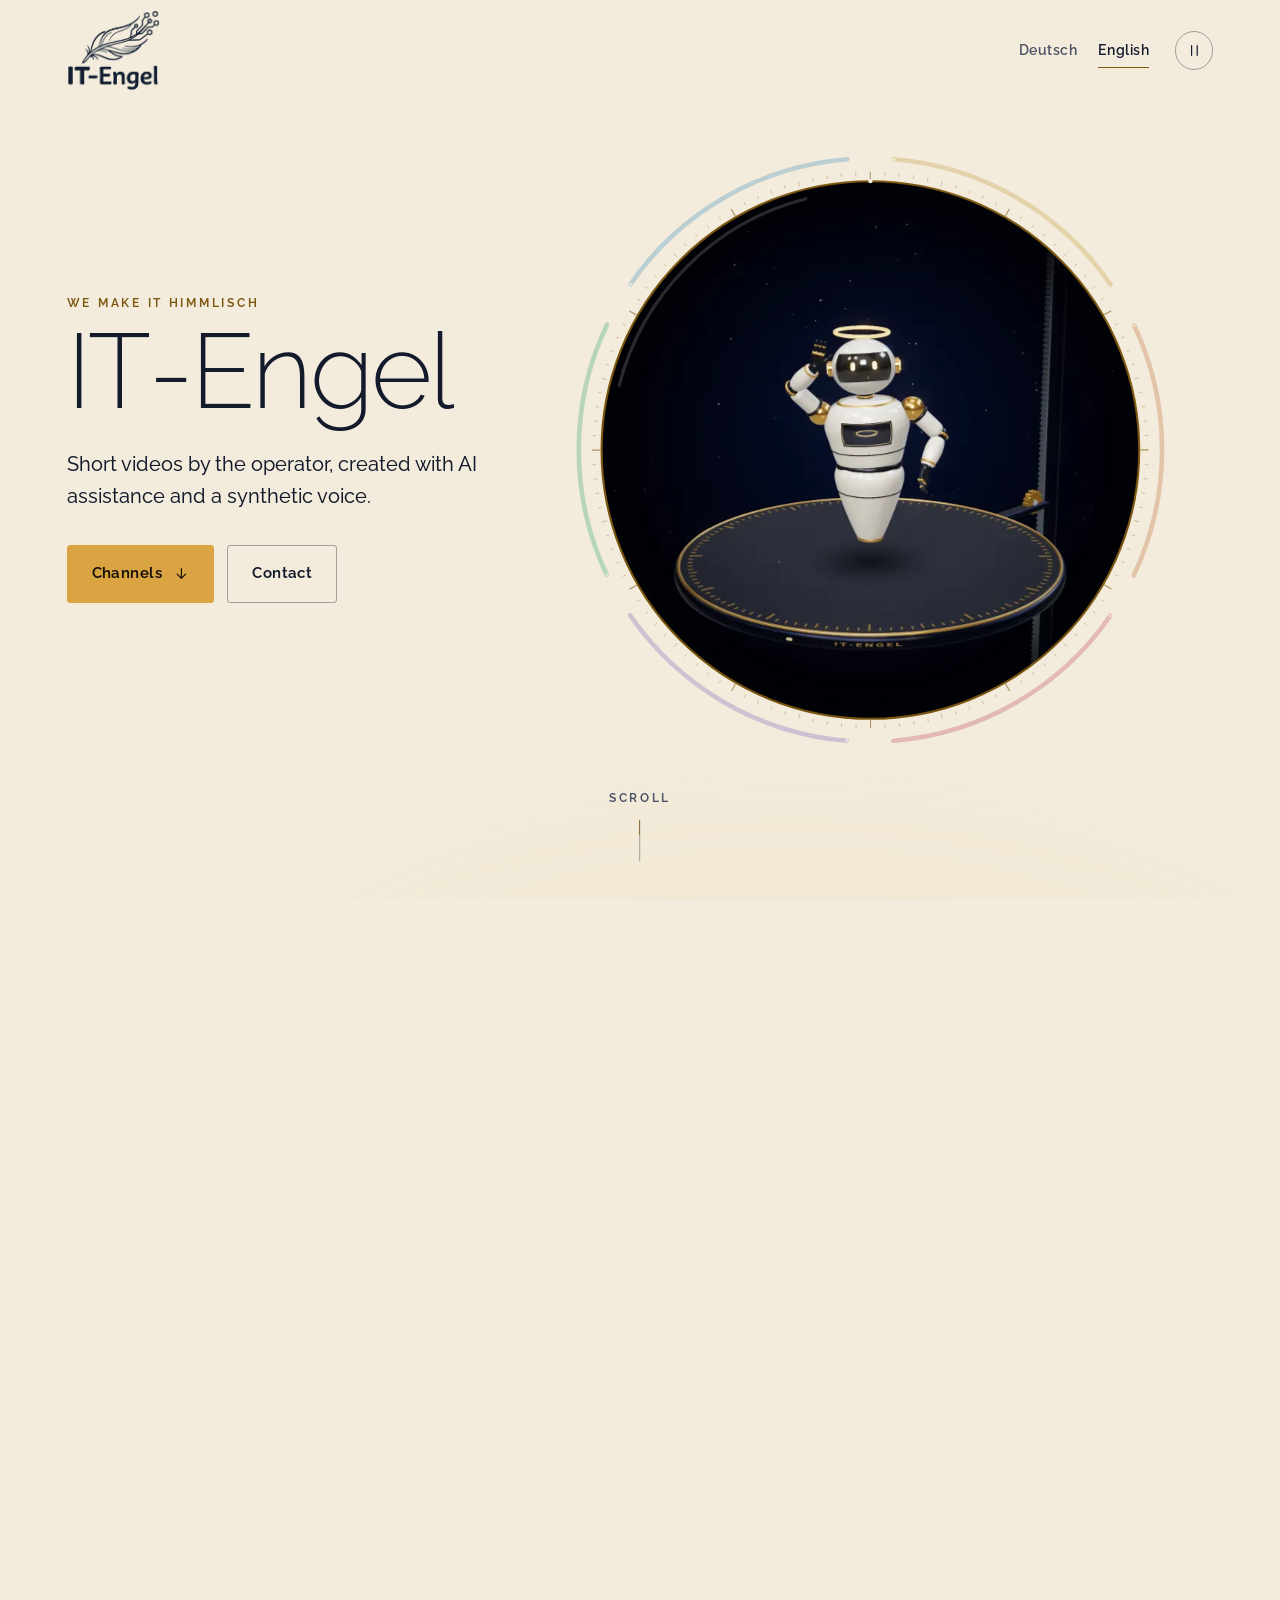
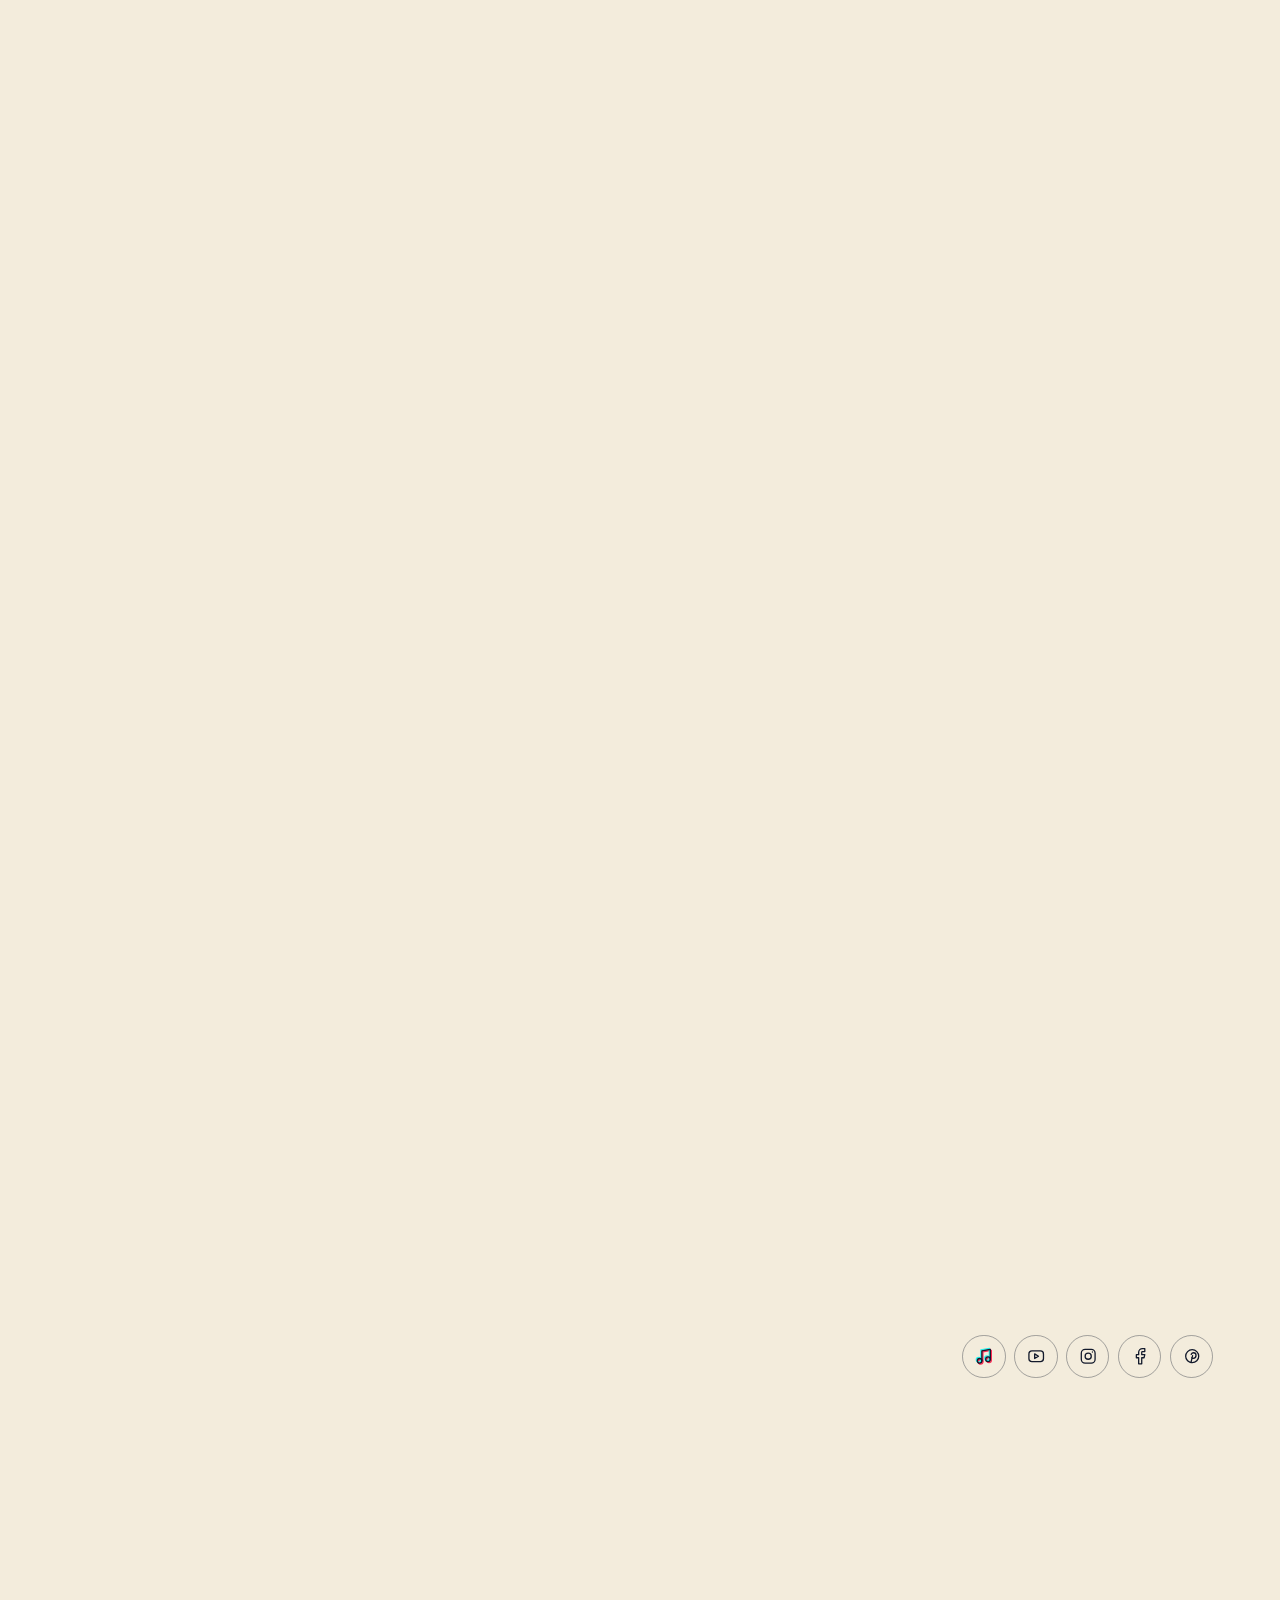
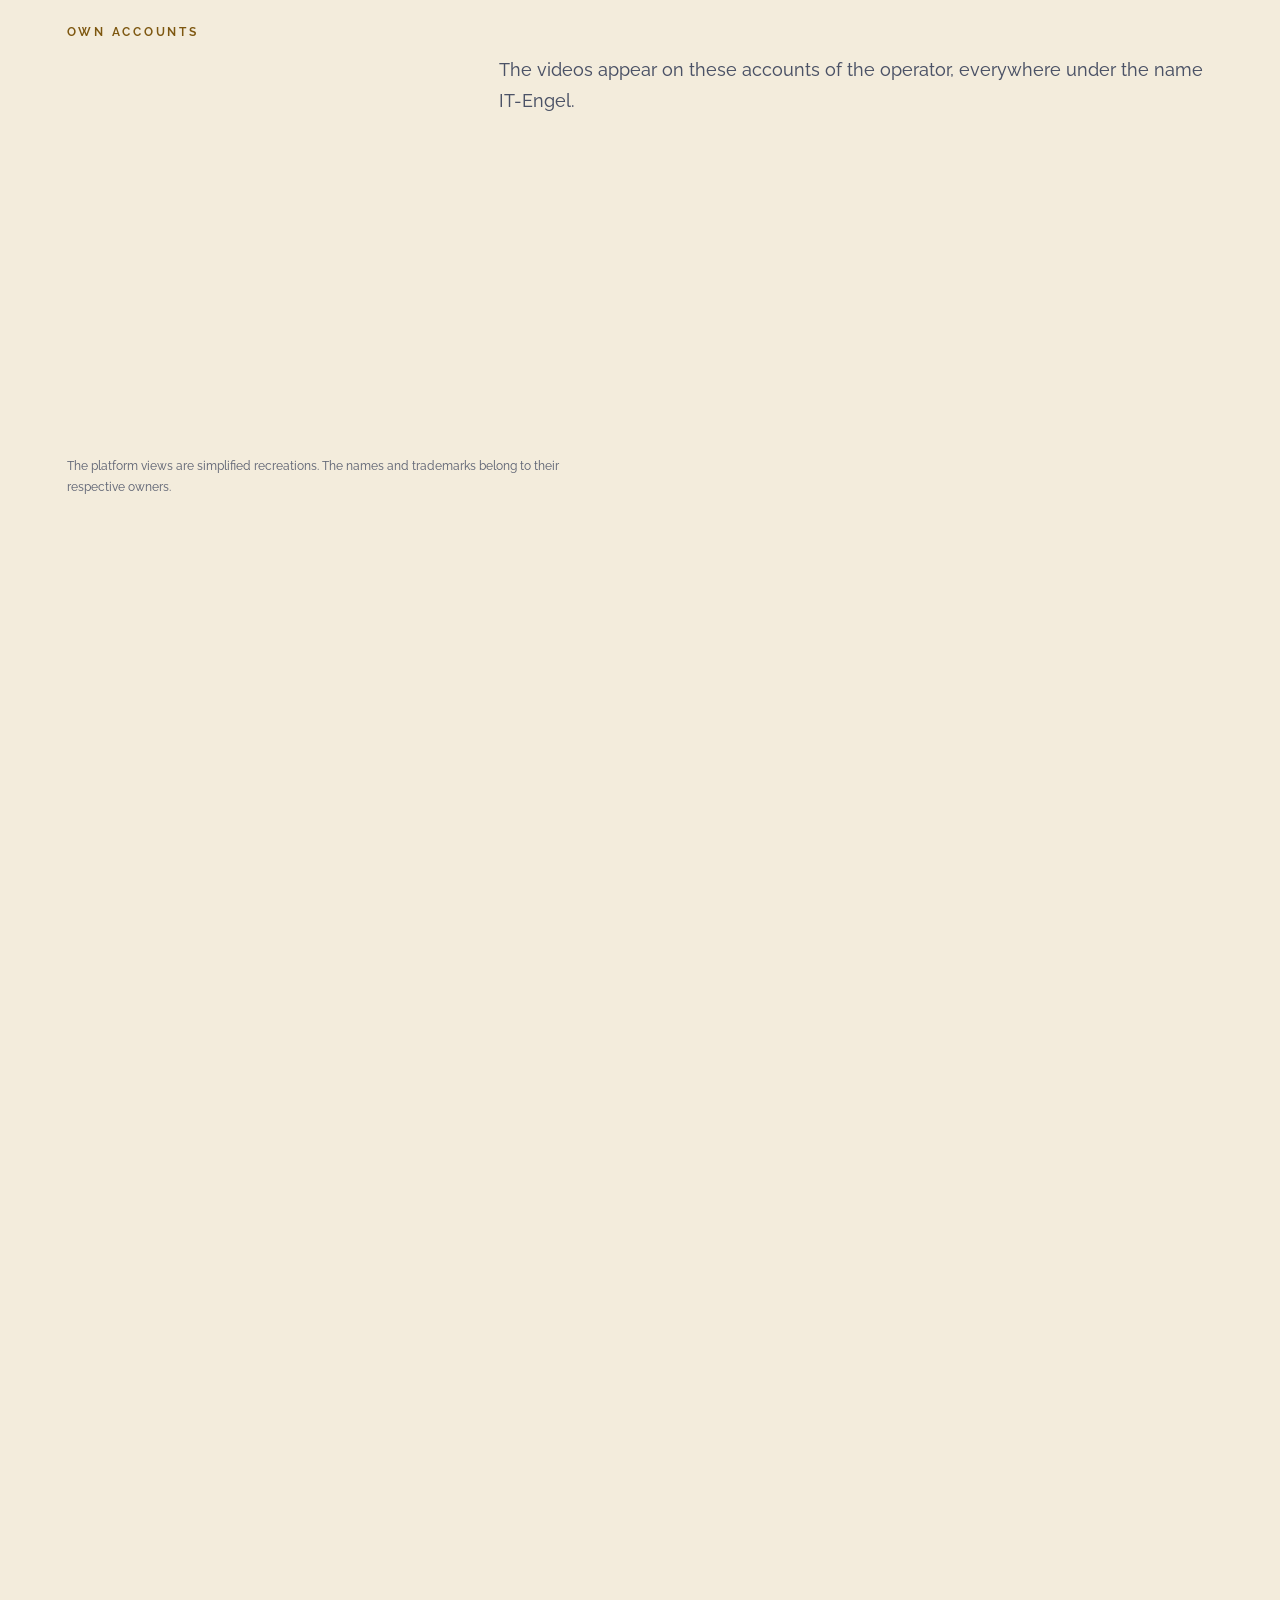
<file: index.html>
<!doctype html>
<html lang="de" data-sprachen="de en">
<head>
<meta charset="utf-8">
<meta name="viewport" content="width=device-width, initial-scale=1">
<meta http-equiv="Content-Security-Policy" content="default-src 'none'; script-src 'self'; style-src 'self'; img-src 'self'; font-src 'self'; connect-src 'self'; base-uri 'none'; form-action 'none'">
<meta name="theme-color" content="#080c17" media="(prefers-color-scheme: dark)">
<meta name="theme-color" content="#f3ecdc" media="(prefers-color-scheme: light)">
<title>IT-Engel</title>
<meta name="description" content="IT-Engel: Kurzvideos des Betreibers, KI-gestützt erstellt und mit synthetischer Sprecherstimme. Kanäle, Kontakt und rechtliche Angaben. / IT-Engel: short videos by the operator, created with AI assistance and a synthetic voice. Channels, contact and legal information.">
<link rel="preload" href="assets/fonts/Raleway-latin.woff2" as="font" type="font/woff2" crossorigin>
<link rel="stylesheet" href="style.css?v=18">
<!-- Film: die Module und das erste Bild gleich mitladen (sonst holt der Browser sie nacheinander) -->
<link rel="modulepreload" href="film3d/haupt.js?v=19">
<link rel="modulepreload" href="film3d/skala.js?v=9">
<link rel="modulepreload" href="film3d/helfer.js">
<link rel="modulepreload" href="film3d/farben.js">
<link rel="modulepreload" href="film3d/fahrplan.js?v=10">
<link rel="modulepreload" href="film3d/folge.js?v=19">
<link rel="modulepreload" href="film3d/folge-daten.js?v=9">
<link rel="preload" href="assets/film/f000.webp" as="fetch" type="image/webp" crossorigin>
<link rel="icon" href="favicon.svg" type="image/svg+xml">
<script src="site.js?v=18"></script>
<script src="film.js?v=19"></script>
<script src="kanaele.js?v=18"></script>
<script src="motion.js?v=10"></script>
</head>
<body>
<div class="bereich" id="bereich">
<a class="skip-link" href="#inhalt"><span lang="de">Zum Inhalt springen</span><span class="trenner"> / </span><span lang="en">Skip to content</span></a>

<svg class="sprite" aria-hidden="true" focusable="false">
  <defs>
    <symbol id="i-musik" viewBox="0 0 24 24"><path d="M9 18V5l11-2v13"/><circle cx="6" cy="18" r="3"/><circle cx="17" cy="16" r="3"/></symbol>
    <symbol id="i-youtube" viewBox="0 0 24 24"><rect x="2.5" y="5" width="19" height="14" rx="4"/><path d="M10 9l5 3-5 3z"/></symbol>
    <symbol id="i-instagram" viewBox="0 0 24 24"><rect x="3" y="3" width="18" height="18" rx="5"/><circle cx="12" cy="12" r="4"/><path d="M17.5 6.5h.01"/></symbol>
    <symbol id="i-facebook" viewBox="0 0 24 24"><path d="M18 2h-3a5 5 0 0 0-5 5v3H7v4h3v8h4v-8h3l1-4h-4V7a1 1 0 0 1 1-1h3z"/></symbol>
    <symbol id="i-pin" viewBox="0 0 24 24"><path d="M12 21s-6.5-5.4-6.5-11a6.5 6.5 0 0 1 13 0c0 5.6-6.5 11-6.5 11z"/><circle cx="12" cy="10" r="2.4"/></symbol>
    <symbol id="i-pfeil" viewBox="0 0 24 24"><path d="M7 17L17 7M8 7h9v9"/></symbol>
    <symbol id="i-runter" viewBox="0 0 24 24"><path d="M12 5v14M6 13l6 6 6-6"/></symbol>
    <symbol id="i-mail" viewBox="0 0 24 24"><rect x="3" y="5" width="18" height="14" rx="3"/><path d="M4 7l8 6 8-6"/></symbol>
    <symbol id="i-datei" viewBox="0 0 24 24"><path d="M6 3h8l4 4v14H6z"/><path d="M14 3v4h4M9 12h6M9 16h6"/></symbol>
    <symbol id="i-pause" viewBox="0 0 24 24"><path d="M8 5v14M16 5v14"/></symbol>
    <symbol id="i-play" viewBox="0 0 24 24"><path d="M8 5l11 7-11 7z"/></symbol>
    <symbol id="i-herz" viewBox="0 0 24 24"><path d="M12 20.3s-7.2-4.4-8.9-9C1.9 8 3.8 4.6 7.3 4.6c2 0 3.6 1.1 4.7 2.7 1.1-1.6 2.7-2.7 4.7-2.7 3.5 0 5.4 3.4 4.2 6.7-1.7 4.6-8.9 9-8.9 9z"/></symbol>
    <symbol id="i-sprechblase" viewBox="0 0 24 24"><path d="M12 4c4.7 0 8.5 3.1 8.5 7s-3.8 7-8.5 7c-1 0-2-.1-2.9-.4L5 19.5l1.2-3.6C4.5 14.6 3.5 12.9 3.5 11c0-3.9 3.8-7 8.5-7z"/></symbol>
    <symbol id="i-lesezeichen" viewBox="0 0 24 24"><path d="M7 3.5h10a1 1 0 0 1 1 1v16l-6-4-6 4v-16a1 1 0 0 1 1-1z"/></symbol>
    <symbol id="i-teilen" viewBox="0 0 24 24"><path d="M13.5 5l7 6.5-7 6.5v-3.6c-4.6 0-7.7 1.5-10 4.6.8-5 3.8-9.2 10-10V5z"/></symbol>
    <symbol id="i-plus" viewBox="0 0 24 24"><path d="M12 5v14M5 12h14"/></symbol>
    <symbol id="i-haus" viewBox="0 0 24 24"><path d="M4 11l8-6.5 8 6.5v8.5h-5.5v-5h-5v5H4z"/></symbol>
    <symbol id="i-suche" viewBox="0 0 24 24"><circle cx="11" cy="11" r="6"/><path d="M15.5 15.5L20 20"/></symbol>
    <symbol id="i-nachricht" viewBox="0 0 24 24"><path d="M4 5.5h16v11H9.5L4 20z"/></symbol>
    <symbol id="i-person" viewBox="0 0 24 24"><circle cx="12" cy="8.5" r="3.6"/><path d="M5 20c.8-3.6 3.6-5.6 7-5.6s6.2 2 7 5.6"/></symbol>
    <symbol id="i-daumen" viewBox="0 0 24 24"><path d="M7.5 10.5v9h-3v-9zM7.5 19.5h9.2a2 2 0 0 0 2-1.6l1.1-5.6a2 2 0 0 0-2-2.4h-4.3l.8-3.6a1.8 1.8 0 0 0-3.2-1.5l-3.6 5.7"/></symbol>
    <symbol id="i-erde" viewBox="0 0 24 24"><circle cx="12" cy="12" r="8"/><path d="M4 12h16M12 4c2.4 2.4 3.4 5 3.4 8s-1 5.6-3.4 8c-2.4-2.4-3.4-5-3.4-8s1-5.6 3.4-8z"/></symbol>
    <symbol id="i-mehr" viewBox="0 0 24 24"><path d="M5.5 12h.01M12 12h.01M18.5 12h.01"/></symbol>
    <symbol id="i-raster" viewBox="0 0 24 24"><rect x="4" y="4" width="16" height="16" rx="2"/><path d="M9.3 4v16M14.7 4v16M4 9.3h16M4 14.7h16"/></symbol>
    <symbol id="i-reels" viewBox="0 0 24 24"><rect x="4" y="4" width="16" height="16" rx="4"/><path d="M4 9h16M9 4l2.5 5M14.5 4L17 9M10.5 12.2v4.6l4-2.3z"/></symbol>
    <symbol id="i-menue" viewBox="0 0 24 24"><path d="M4 7h16M4 12h16M4 17h16"/></symbol>
    <symbol id="i-p" viewBox="0 0 24 24"><circle cx="12" cy="12" r="8.5"/><path d="M10.4 20.3l2.1-9M10.7 9.6c.6-1.3 1.8-2.1 3.1-2.1 1.9 0 3.2 1.4 3.2 3.2 0 2.3-1.6 4.1-3.7 4.1-.9 0-1.6-.3-2-.8"/></symbol>
    <symbol id="i-weiter" viewBox="0 0 24 24"><path d="M6 6l8 6-8 6zM17 6v12"/></symbol>
    <symbol id="i-laut" viewBox="0 0 24 24"><path d="M4 9.5h3.5L12 6v12l-4.5-3.5H4zM15.5 9a4 4 0 0 1 0 6M17.8 6.8a7 7 0 0 1 0 10.4"/></symbol>
    <symbol id="i-zahnrad" viewBox="0 0 24 24"><circle cx="12" cy="12" r="3"/><path d="M12 3.5v2.2M12 18.3v2.2M3.5 12h2.2M18.3 12h2.2M6 6l1.6 1.6M16.4 16.4L18 18M6 18l1.6-1.6M16.4 7.6L18 6"/></symbol>
    <symbol id="i-vollbild" viewBox="0 0 24 24"><path d="M4 9V4h5M15 4h5v5M20 15v5h-5M9 20H4v-5"/></symbol>
  </defs>
</svg>

<header class="site-header">
  <div class="wrap">
    <a class="brand" href="index.html"><picture><source media="(prefers-color-scheme: dark)" srcset="logo-kopf-hell.png"><img class="logo" src="logo-kopf.png" width="772" height="658" alt="IT-Engel"></picture></a>
    <div class="kopf-rechts">
      <nav class="sprachwahl" aria-label="Sprache / Language" data-label-de="Sprache" data-label-en="Language">
        <a href="#de" hreflang="de" lang="de">Deutsch</a>
        <a href="#en" hreflang="en" lang="en">English</a>
      </nav>
      <button type="button" class="pause" aria-pressed="false" aria-label="Animationen pausieren / Pause animations" title="Animationen pausieren / Pause animations" data-label-de="Animationen pausieren" data-label-en="Pause animations" hidden>
        <svg class="icon icon-pause" aria-hidden="true" focusable="false"><use href="#i-pause"/></svg>
        <svg class="icon icon-play" aria-hidden="true" focusable="false"><use href="#i-play"/></svg>
      </button>
    </div>
  </div>
</header>

<main id="inhalt">
  <div class="film" id="film">
    <div class="buehne">
      <div class="himmel" aria-hidden="true"><div class="himmel-sterne"></div><div class="himmel-gluehen"></div></div>
      <div class="film-anker" aria-hidden="true"></div>
      <canvas class="film-3d" aria-hidden="true"></canvas>
      <canvas class="film-leinwand" aria-hidden="true"></canvas>

      <section class="hero" aria-labelledby="hero-titel">
        <div class="wrap wrap--breit hero-inner">
          <div class="hero-text">
            <p class="eyebrow" aria-hidden="true">we make it himmlisch</p>
            <h1 id="hero-titel">IT-Engel</h1>
            <p class="hero-lead" lang="de">Kurzvideos des Betreibers, KI-gestützt erstellt und mit synthetischer Sprecherstimme.</p>
            <p class="hero-lead" lang="en">Short videos by the operator, created with AI assistance and a synthetic voice.</p>
            <p class="hero-cta">
              <a class="knopf-link knopf-primaer" href="#kanaele"><span lang="de">Kanäle</span><span class="trenner"> · </span><span lang="en">Channels</span><svg class="icon" aria-hidden="true" focusable="false"><use href="#i-runter"/></svg></a>
              <a class="knopf-link knopf-sekundaer" href="#kontakt"><span lang="de">Kontakt</span><span class="trenner"> · </span><span lang="en">Contact</span></a>
            </p>
            <p class="film-trotzdem" id="film-trotzdem" hidden>
              <button type="button" class="knopf-leise" id="film-trotzdem-knopf" aria-describedby="film-trotzdem-grund"><svg class="icon" aria-hidden="true" focusable="false"><use href="#i-play"/></svg><span lang="de">Film trotzdem starten</span><span lang="en">Play the film anyway</span></button>
              <span class="film-trotzdem-grund" id="film-trotzdem-grund"><span class="grund-fehler"><span lang="de">Der Film ließ sich auf diesem Gerät nicht starten.</span><span lang="en">The film could not start on this device.</span></span><span class="grund-ruhig"><span lang="de">Auf diesem Gerät ist „Bewegung reduzieren“ eingestellt.</span><span lang="en">This device is set to reduce motion.</span></span></span>
            </p>
          </div>
          <div class="rund rund-hero" aria-hidden="true">
            <div class="rund-fenster">
              <img class="rund-bild" src="assets/img/hero.webp" alt="" width="720" height="720">
            </div>
          </div>
        </div>
      </section>

      <div class="film-kapitel" aria-hidden="true">
        <article class="kap" data-kap="weg">
          <div class="kap-text">
            <p class="kap-nr">06<span class="rest"><span lang="de">Stationen</span><span class="trenner"> · </span><span lang="en">Stations</span></span></p>
            <p class="kap-titel"><span lang="de">Der Weg eines Videos</span><span lang="en">The path of a video</span></p>
            <p lang="de">Schicht für Schicht: von der Idee bis zur Veröffentlichung.</p>
            <p lang="en">Layer by layer: from the idea to publication.</p>
          </div>
        </article>

        <article class="kap" data-kap="thema">
          <div class="kap-text">
            <p class="kap-nr">01<span class="rest">/ 06</span></p>
            <p class="kap-titel"><span lang="de">Thema</span><span lang="en">Topic</span></p>
            <p lang="de">Themen entstehen mit Unterstützung von KI-Modellen.</p>
            <p lang="en">Topics are created with the help of AI models.</p>
            <p class="kap-marke"><span lang="de">KI-gestützt</span><span lang="en">AI-assisted</span></p>
          </div>
        </article>

        <article class="kap" data-kap="skript">
          <div class="kap-text">
            <p class="kap-nr">02<span class="rest">/ 06</span></p>
            <p class="kap-titel"><span lang="de">Skript</span><span lang="en">Script</span></p>
            <p lang="de">Texte und Skripte entstehen ebenfalls mit Unterstützung von KI-Modellen.</p>
            <p lang="en">Texts and scripts are also created with the help of AI models.</p>
            <p class="kap-marke"><span lang="de">KI-gestützt</span><span lang="en">AI-assisted</span></p>
          </div>
        </article>

        <article class="kap" data-kap="stimme">
          <div class="kap-text">
            <p class="kap-nr">03<span class="rest">/ 06</span></p>
            <p class="kap-titel"><span lang="de">Stimme</span><span lang="en">Voice</span></p>
            <p lang="de">Die Sprecherstimme der Videos ist computererzeugt. Es handelt sich nicht um die Aufnahme einer sprechenden Person.</p>
            <p lang="en">The narration in the videos is computer-generated. It is not a recording of a person speaking.</p>
            <p class="kap-marke"><span lang="de">Synthetische Stimme</span><span lang="en">Synthetic voice</span></p>
          </div>
        </article>

        <article class="kap" data-kap="quellen">
          <div class="kap-text">
            <p class="kap-nr">04<span class="rest">/ 06</span></p>
            <p class="kap-titel"><span lang="de">Quellen</span><span lang="en">Sources</span></p>
            <p lang="de">Zu Sachaussagen nennt der Betreiber die Quellen: in der Beschreibung des Beitrags oder auf der Link-Seite zum Kanal.</p>
            <p lang="en">For factual statements the operator names the sources: in the post description or on the channel’s link page.</p>
            <p class="kap-marke"><span lang="de">Quellen genannt</span><span lang="en">Sources named</span></p>
          </div>
        </article>

        <article class="kap" data-kap="freigabe">
          <div class="kap-text">
            <p class="kap-nr">05<span class="rest">/ 06</span></p>
            <p class="kap-titel"><span lang="de">Freigabe</span><span lang="en">Approval</span></p>
            <p lang="de">Der Betreiber prüft jedes Video und gibt es vor der Veröffentlichung frei.</p>
            <p lang="en">The operator reviews every video and approves it before publication.</p>
            <p class="kap-marke"><span lang="de">Vom Betreiber freigegeben</span><span lang="en">Approved by the operator</span></p>
          </div>
        </article>

        <article class="kap" data-kap="kanaele">
          <div class="kap-text">
            <p class="kap-nr">06<span class="rest">/ 06</span></p>
            <p class="kap-titel"><span lang="de">Kanäle</span><span lang="en">Channels</span></p>
            <p lang="de">Veröffentlicht wird auf den eigenen Konten des Betreibers. Beiträge mit Werbung sind gekennzeichnet.</p>
            <p lang="en">Published on the operator’s own accounts. Posts containing advertising are labeled.</p>
            <p class="kap-marke"><span lang="de">Werbung gekennzeichnet</span><span lang="en">Ads labeled</span></p>
          </div>
        </article>

        <article class="kap" data-kap="ziel">
          <div class="kap-text">
            <p class="kap-titel">we make it himmlisch</p>
            <p lang="de">Darunter: die Kanäle, Einzelheiten zur Veröffentlichung und der Kontakt.</p>
            <p lang="en">Below: the channels, details on publishing and the contact.</p>
          </div>
        </article>

      </div>

      <div class="film-start" aria-hidden="true"><span><span lang="de">Scrollen</span><span class="trenner"> · </span><span lang="en">Scroll</span></span><i></i></div>
      <a class="film-skip" href="#kanaele"><span><span lang="de">Film überspringen</span><span class="trenner"> · </span><span lang="en">Skip intro</span></span><svg class="icon" aria-hidden="true" focusable="false"><use href="#i-runter"/></svg></a>
    </div>
  </div>

  <!-- Der Weg eines Videos als Text: sichtbar nur ohne Film (ohne Skript, „Bewegung reduzieren“, Pause, schwaches Gerät);
       läuft der Film, ist der Abschnitt nur für Hilfstechnik da (Textfassung der Filmkapitel) -->
  <section id="weg" class="abschnitt weg-text" aria-labelledby="weg-titel">
    <div class="wrap wrap--breit">
      <header class="abschnitt-kopf">
        <div>
          <p class="eyebrow" aria-hidden="true"><span lang="de">Sechs Stationen</span><span class="trenner"> · </span><span lang="en">Six stations</span></p>
          <h2 id="weg-titel"><span lang="de">Der Weg eines Videos</span><span lang="en">The path of a video</span></h2>
        </div>
        <div>
          <p class="intro" lang="de">So entstehen die Videos: von der Idee bis zur Veröffentlichung.</p>
          <p class="intro" lang="en">How the videos are made: from the idea to publication.</p>
        </div>
      </header>
      <ol class="weg">
        <li class="station">
          <p class="station-nr" aria-hidden="true">01</p>
          <div class="station-kopf">
            <h3><span lang="de">Thema</span><span class="trenner"> · </span><span lang="en">Topic</span></h3>
            <p class="station-marke"><span lang="de">KI-gestützt</span><span class="trenner"> · </span><span lang="en">AI-assisted</span></p>
          </div>
          <div class="station-text">
            <p lang="de">Themen entstehen mit Unterstützung von KI-Modellen.</p>
            <p lang="en">Topics are created with the help of AI models.</p>
          </div>
        </li>
        <li class="station">
          <p class="station-nr" aria-hidden="true">02</p>
          <div class="station-kopf">
            <h3><span lang="de">Skript</span><span class="trenner"> · </span><span lang="en">Script</span></h3>
            <p class="station-marke"><span lang="de">KI-gestützt</span><span class="trenner"> · </span><span lang="en">AI-assisted</span></p>
          </div>
          <div class="station-text">
            <p lang="de">Texte und Skripte entstehen ebenfalls mit Unterstützung von KI-Modellen.</p>
            <p lang="en">Texts and scripts are also created with the help of AI models.</p>
          </div>
        </li>
        <li class="station">
          <p class="station-nr" aria-hidden="true">03</p>
          <div class="station-kopf">
            <h3><span lang="de">Stimme</span><span class="trenner"> · </span><span lang="en">Voice</span></h3>
            <p class="station-marke"><span lang="de">Synthetische Stimme</span><span class="trenner"> · </span><span lang="en">Synthetic voice</span></p>
          </div>
          <div class="station-text">
            <p lang="de">Die Sprecherstimme der Videos ist computererzeugt. Es handelt sich nicht um die Aufnahme einer sprechenden Person.</p>
            <p lang="en">The narration in the videos is computer-generated. It is not a recording of a person speaking.</p>
          </div>
        </li>
        <li class="station">
          <p class="station-nr" aria-hidden="true">04</p>
          <div class="station-kopf">
            <h3><span lang="de">Quellen</span><span class="trenner"> · </span><span lang="en">Sources</span></h3>
            <p class="station-marke"><span lang="de">Quellen genannt</span><span class="trenner"> · </span><span lang="en">Sources named</span></p>
          </div>
          <div class="station-text">
            <p lang="de">Zu Sachaussagen nennt der Betreiber die Quellen: in der Beschreibung des Beitrags oder auf der Link-Seite zum Kanal.</p>
            <p lang="en">For factual statements the operator names the sources: in the post description or on the channel’s link page.</p>
          </div>
        </li>
        <li class="station">
          <p class="station-nr" aria-hidden="true">05</p>
          <div class="station-kopf">
            <h3><span lang="de">Freigabe</span><span class="trenner"> · </span><span lang="en">Approval</span></h3>
            <p class="station-marke"><span lang="de">Vom Betreiber freigegeben</span><span class="trenner"> · </span><span lang="en">Approved by the operator</span></p>
          </div>
          <div class="station-text">
            <p lang="de">Der Betreiber prüft jedes Video und gibt es vor der Veröffentlichung frei.</p>
            <p lang="en">The operator reviews every video and approves it before publication.</p>
          </div>
        </li>
        <li class="station">
          <p class="station-nr" aria-hidden="true">06</p>
          <div class="station-kopf">
            <h3><span lang="de">Kanäle</span><span class="trenner"> · </span><span lang="en">Channels</span></h3>
            <p class="station-marke"><span lang="de">Werbung gekennzeichnet</span><span class="trenner"> · </span><span lang="en">Ads labeled</span></p>
          </div>
          <div class="station-text">
            <p lang="de">Veröffentlicht wird auf den eigenen Konten des Betreibers. Beiträge können Werbung enthalten, zum Beispiel Links zu Produkten, an denen der Betreiber eine Provision verdienen kann (Affiliate-Links). Solche Beiträge werden als Werbung gekennzeichnet.</p>
            <p lang="en">Published on the operator’s own accounts. Posts may contain advertising, for example links to products for which the operator may earn a commission (affiliate links). Such posts are labeled as advertising.</p>
          </div>
        </li>
      </ol>
    </div>
  </section>

  <section id="kanaele" class="abschnitt kanaele-abschnitt" aria-labelledby="kanaele-titel">
    <div class="kanalfilm" id="kanalfilm">
      <div class="kanal-buehne">
        <div class="wrap wrap--breit kanal-kopf">
          <header class="abschnitt-kopf">
            <div>
              <p class="eyebrow" aria-hidden="true"><span lang="de">Eigene Konten</span><span class="trenner"> · </span><span lang="en">Own accounts</span></p>
              <h2 id="kanaele-titel"><span lang="de">Kanäle</span><span lang="en">Channels</span></h2>
            </div>
            <div>
              <p class="intro" lang="de">Die Videos erscheinen auf diesen Konten des Betreibers, überall unter dem Namen <span class="marke">IT-Engel</span>.</p>
              <p class="intro" lang="en">The videos appear on these accounts of the operator, everywhere under the name <span class="marke">IT-Engel</span>.</p>
            </div>
          </header>
        </div>

        <nav class="kanal-wahl" aria-label="Kanäle / Channels" data-label-de="Kanäle" data-label-en="Channels">
          <a href="#kanal-tiktok" class="kw-tiktok"><svg class="icon" aria-hidden="true" focusable="false"><use href="#i-musik"/></svg><span class="nur-sr">TikTok</span></a>
          <a href="#kanal-youtube" class="kw-youtube"><svg class="icon" aria-hidden="true" focusable="false"><use href="#i-youtube"/></svg><span class="nur-sr">YouTube</span></a>
          <a href="#kanal-instagram" class="kw-instagram"><svg class="icon" aria-hidden="true" focusable="false"><use href="#i-instagram"/></svg><span class="nur-sr">Instagram</span></a>
          <a href="#kanal-facebook" class="kw-facebook"><svg class="icon" aria-hidden="true" focusable="false"><use href="#i-facebook"/></svg><span class="nur-sr">Facebook</span></a>
          <a href="#kanal-pinterest" class="kw-pinterest"><svg class="icon" aria-hidden="true" focusable="false"><use href="#i-p"/></svg><span class="nur-sr">Pinterest</span></a>
        </nav>

        <ul class="kanaele">
          <!-- TikTok: dunkler Feed im Hochformat, Aktionsleiste rechts, Cyan und Rot -->
          <li class="kanal-eintrag k-tiktok" id="kanal-tiktok" data-kanal="tiktok">
            <a class="kanal" href="https://www.tiktok.com/@itengel">
              <svg class="icon" aria-hidden="true" focusable="false"><use href="#i-musik"/></svg>
              <span class="kanal-text"><strong>TikTok</strong><span class="kanal-name">@itengel</span><span class="kanal-zeile"><span lang="de">Kurzvideos, vom Betreiber selbst hochgeladen.</span><span class="trenner"> / </span><span lang="en">Short videos, uploaded by the operator personally.</span></span></span>
              <span class="kanal-los"><span lang="de">Zum Kanal</span><span lang="en">Open channel</span><svg class="icon" aria-hidden="true" focusable="false"><use href="#i-pfeil"/></svg></span>
              <svg class="icon pfeil" aria-hidden="true" focusable="false"><use href="#i-pfeil"/></svg>
            </a>
            <div class="kanal-szene" aria-hidden="true">
              <div class="szene-grund"></div>
              <div class="geraet">
                <div class="geraet-schirm tt">
                  <div class="tt-feed">
                    <div class="tt-video motiv motiv-feder"><i class="staub"></i></div>
                    <div class="tt-video motiv motiv-halo"><i class="staub"></i></div>
                  </div>
                  <div class="tt-kopf"><span><span lang="de">Folge ich</span><span lang="en">Following</span></span><b><span lang="de">Für dich</span><span lang="en">For You</span></b><svg class="tt-suche"><use href="#i-suche"/></svg></div>
                  <div class="tt-leiste">
                    <span class="tt-profil avatar"><img src="assets/img/feder-hell.png" alt="" width="360" height="248"><i class="tt-plus"></i></span>
                    <span class="tt-knopf tt-like"><svg><use href="#i-herz"/></svg></span>
                    <span class="tt-knopf"><svg><use href="#i-sprechblase"/></svg></span>
                    <span class="tt-knopf"><svg><use href="#i-lesezeichen"/></svg></span>
                    <span class="tt-knopf"><svg><use href="#i-teilen"/></svg></span>
                    <span class="tt-platte avatar"><img src="assets/img/feder-hell.png" alt="" width="360" height="248"></span>
                  </div>
                  <div class="tt-herzen"><i class="tt-herzchen"></i><i class="tt-herzchen"></i><i class="tt-herzchen"></i><i class="tt-herzchen"></i><i class="tt-herzchen"></i></div>
                  <div class="tt-text"><b>@itengel</b><span>we make it himmlisch</span></div>
                  <div class="tt-nav"><svg><use href="#i-haus"/></svg><svg><use href="#i-person"/></svg><span class="tt-neu"></span><svg><use href="#i-nachricht"/></svg><svg><use href="#i-person"/></svg></div>
                </div>
                <i class="geraet-insel"></i>
              </div>
            </div>
          </li>

          <!-- YouTube: Wiedergabeseite im Hochformat, dann dreht sich das Gerät ins Vollbild (Querformat) -->
          <li class="kanal-eintrag k-youtube" id="kanal-youtube" data-kanal="youtube">
            <a class="kanal" href="https://www.youtube.com/@itengel_do">
              <svg class="icon" aria-hidden="true" focusable="false"><use href="#i-youtube"/></svg>
              <span class="kanal-text"><strong>YouTube</strong><span class="kanal-name">@itengel_do</span><span class="kanal-zeile"><span lang="de">Kurzvideos im Hochformat (Shorts).</span><span class="trenner"> / </span><span lang="en">Vertical short videos (Shorts).</span></span></span>
              <span class="kanal-los"><span lang="de">Zum Kanal</span><span lang="en">Open channel</span><svg class="icon" aria-hidden="true" focusable="false"><use href="#i-pfeil"/></svg></span>
              <svg class="icon pfeil" aria-hidden="true" focusable="false"><use href="#i-pfeil"/></svg>
            </a>
            <div class="kanal-szene" aria-hidden="true">
              <div class="szene-grund"></div>
              <div class="geraet yt-geraet">
                <div class="geraet-schirm yt">
                  <div class="yt-hoch">
                    <div class="yt-film motiv motiv-halo"><i class="staub"></i></div>
                    <i class="yt-balken"><i></i><b></b></i>
                    <div class="yt-info">
                      <p class="yt-titel">we make it himmlisch</p>
                      <div class="yt-kanalzeile"><span class="avatar"><img src="assets/img/feder-hell.png" alt="" width="360" height="248"></span><b>IT-Engel</b><span class="yt-abo"><span lang="de">Abonnieren</span><span lang="en">Subscribe</span></span></div>
                      <div class="yt-chips"><span><svg><use href="#i-daumen"/></svg></span><span><svg><use href="#i-teilen"/></svg></span><span><svg><use href="#i-lesezeichen"/></svg></span><span><svg><use href="#i-mehr"/></svg></span></div>
                      <p class="yt-regal">Shorts</p>
                      <div class="yt-shorts"><i class="motiv motiv-gold"></i><i class="motiv motiv-boegen"></i><i class="motiv motiv-feder"></i></div>
                    </div>
                  </div>
                  <div class="yt-quer">
                    <div class="yt-film motiv motiv-halo"><i class="staub"></i></div>
                    <div class="yt-oben"><span class="avatar"><img src="assets/img/feder-hell.png" alt="" width="360" height="248"></span><b>we make it himmlisch</b><svg><use href="#i-zahnrad"/></svg></div>
                    <div class="yt-unten">
                      <i class="yt-balken"><i></i><b></b></i>
                      <div class="yt-knoepfe"><svg class="yt-pause"><use href="#i-pause"/></svg><svg><use href="#i-weiter"/></svg><svg><use href="#i-laut"/></svg><span class="yt-abo"><span lang="de">Abonnieren</span><span lang="en">Subscribe</span></span><svg><use href="#i-vollbild"/></svg></div>
                    </div>
                  </div>
                </div>
                <i class="geraet-insel"></i>
              </div>
            </div>
          </li>

          <!-- Instagram: helles Profil mit Ring in den Instagram-Farben und Raster -->
          <li class="kanal-eintrag k-instagram" id="kanal-instagram" data-kanal="instagram">
            <a class="kanal" href="https://www.instagram.com/itengel_do/">
              <svg class="icon" aria-hidden="true" focusable="false"><use href="#i-instagram"/></svg>
              <span class="kanal-text"><strong>Instagram</strong><span class="kanal-name">@itengel_do</span><span class="kanal-zeile"><span lang="de">Kurzvideos als Reels.</span><span class="trenner"> / </span><span lang="en">Short videos as Reels.</span></span></span>
              <span class="kanal-los"><span lang="de">Zum Kanal</span><span lang="en">Open channel</span><svg class="icon" aria-hidden="true" focusable="false"><use href="#i-pfeil"/></svg></span>
              <svg class="icon pfeil" aria-hidden="true" focusable="false"><use href="#i-pfeil"/></svg>
            </a>
            <div class="kanal-szene" aria-hidden="true">
              <div class="szene-grund"><i class="ig-schweben s1"><svg><use href="#i-herz"/></svg></i><i class="ig-schweben s2"><svg><use href="#i-sprechblase"/></svg></i><i class="ig-schweben s3"><svg><use href="#i-herz"/></svg></i></div>
              <div class="geraet ig-geraet">
                <div class="geraet-schirm ig">
                  <div class="ig-kopf"><b>IT-Engel</b><span><svg><use href="#i-plus"/></svg><svg><use href="#i-menue"/></svg></span></div>
                  <div class="ig-profil">
                    <span class="ig-ring"><span class="avatar"><img src="assets/img/feder-hell.png" alt="" width="360" height="248"></span></span>
                    <div class="ig-name"><b>IT-Engel</b><span>we make it himmlisch</span></div>
                  </div>
                  <div class="ig-knoepfe"><span class="ig-folgen"><span lang="de">Folgen</span><span lang="en">Follow</span></span><span><span lang="de">Nachricht</span><span lang="en">Message</span></span></div>
                  <div class="ig-highlights"><i class="motiv motiv-feder"></i><i class="motiv motiv-halo"></i><i class="motiv motiv-gold"></i><i class="motiv motiv-boegen"></i></div>
                  <div class="ig-tabs"><svg><use href="#i-raster"/></svg><svg><use href="#i-reels"/></svg><svg><use href="#i-person"/></svg></div>
                  <div class="ig-raster"><i class="motiv motiv-halo"></i><i class="motiv motiv-gold"></i><i class="motiv motiv-feder"></i><i class="motiv motiv-boegen"></i><i class="motiv motiv-staub"></i><i class="motiv motiv-halo"></i><i class="motiv motiv-feder"></i><i class="motiv motiv-staub"></i><i class="motiv motiv-gold"></i></div>
                  <span class="ig-herz"><svg><use href="#i-herz"/></svg></span>
                  <div class="ig-nav"><svg><use href="#i-haus"/></svg><svg><use href="#i-suche"/></svg><svg><use href="#i-plus"/></svg><svg><use href="#i-reels"/></svg><span class="avatar"><img src="assets/img/feder-hell.png" alt="" width="360" height="248"></span></div>
                </div>
                <i class="geraet-insel"></i>
              </div>
            </div>
          </li>

          <!-- Facebook: heller Feed, Beitrag mit „Gefällt mir“ -->
          <li class="kanal-eintrag k-facebook" id="kanal-facebook" data-kanal="facebook">
            <a class="kanal" href="https://www.facebook.com/profile.php?id=2437434496268131">
              <svg class="icon" aria-hidden="true" focusable="false"><use href="#i-facebook"/></svg>
              <span class="kanal-text"><strong>Facebook</strong><span class="kanal-name">IT-Engel</span><span class="kanal-zeile"><span lang="de">Kurzvideos als Reels auf der Seite.</span><span class="trenner"> / </span><span lang="en">Short videos as Reels on the page.</span></span></span>
              <span class="kanal-los"><span lang="de">Zum Kanal</span><span lang="en">Open channel</span><svg class="icon" aria-hidden="true" focusable="false"><use href="#i-pfeil"/></svg></span>
              <svg class="icon pfeil" aria-hidden="true" focusable="false"><use href="#i-pfeil"/></svg>
            </a>
            <div class="kanal-szene" aria-hidden="true">
              <div class="szene-grund"><i class="fb-schweben s1"><svg><use href="#i-daumen"/></svg></i><i class="fb-schweben s2"><svg><use href="#i-herz"/></svg></i><i class="fb-schweben s3"><svg><use href="#i-daumen"/></svg></i></div>
              <div class="geraet">
                <div class="geraet-schirm fb">
                  <div class="fb-kopf"><span class="fb-logo"><svg><use href="#i-facebook"/></svg></span><span class="fb-rund"><svg><use href="#i-suche"/></svg></span><span class="fb-rund"><svg><use href="#i-nachricht"/></svg></span></div>
                  <div class="fb-feed">
                    <div class="fb-karte fb-schreiben"><span class="avatar"><img src="assets/img/feder-hell.png" alt="" width="360" height="248"></span><span class="fb-feld"><span lang="de">Was machst du gerade?</span><span lang="en">What’s on your mind?</span></span></div>
                    <div class="fb-karte fb-beitrag">
                      <div class="fb-autor"><span class="avatar"><img src="assets/img/feder-hell.png" alt="" width="360" height="248"></span><span><b>IT-Engel</b><small><svg><use href="#i-erde"/></svg></small></span><svg class="fb-mehr"><use href="#i-mehr"/></svg></div>
                      <p>we make it himmlisch</p>
                      <div class="fb-bild motiv motiv-feder"><i class="staub"></i></div>
                      <div class="fb-aktionen"><span class="fb-like"><svg><use href="#i-daumen"/></svg><span lang="de">Gefällt mir</span><span lang="en">Like</span></span><span><svg><use href="#i-sprechblase"/></svg><span lang="de">Kommentieren</span><span lang="en">Comment</span></span><span><svg><use href="#i-teilen"/></svg><span lang="de">Teilen</span><span lang="en">Share</span></span></div>
                      <i class="fb-blase"><svg><use href="#i-daumen"/></svg></i>
                    </div>
                    <div class="fb-karte fb-beitrag fb-zweiter">
                      <div class="fb-autor"><span class="avatar"><img src="assets/img/feder-hell.png" alt="" width="360" height="248"></span><span><b>IT-Engel</b><small><svg><use href="#i-erde"/></svg></small></span><svg class="fb-mehr"><use href="#i-mehr"/></svg></div>
                      <div class="fb-bild motiv motiv-halo"></div>
                    </div>
                  </div>
                </div>
                <i class="geraet-insel"></i>
              </div>
            </div>
          </li>

          <!-- Pinterest: helle Pinnwand mit versetzten Spalten, roter Knopf „Merken“ -->
          <li class="kanal-eintrag k-pinterest" id="kanal-pinterest" data-kanal="pinterest">
            <a class="kanal" href="https://www.pinterest.com/itengel_official/">
              <svg class="icon" aria-hidden="true" focusable="false"><use href="#i-p"/></svg>
              <span class="kanal-text"><strong>Pinterest</strong><span class="kanal-name">itengel_official</span><span class="kanal-zeile"><span lang="de">Kurzvideos als Video-Pins.</span><span class="trenner"> / </span><span lang="en">Short videos as video pins.</span></span></span>
              <span class="kanal-los"><span lang="de">Zum Kanal</span><span lang="en">Open channel</span><svg class="icon" aria-hidden="true" focusable="false"><use href="#i-pfeil"/></svg></span>
              <svg class="icon pfeil" aria-hidden="true" focusable="false"><use href="#i-pfeil"/></svg>
            </a>
            <div class="kanal-szene" aria-hidden="true">
              <div class="szene-grund"><div class="pin-wand"><i></i><i></i><i></i><i></i><i></i><i></i><i></i><i></i></div></div>
              <div class="pin-frei"><i class="motiv motiv-gold f1"></i><i class="motiv motiv-halo f2"></i><i class="motiv motiv-boegen f3"></i></div>
              <div class="geraet">
                <div class="geraet-schirm pin">
                  <div class="pin-suche"><svg><use href="#i-suche"/></svg><span lang="de">Suchen</span><span lang="en">Search</span></div>
                  <div class="pin-profil"><span class="avatar"><img src="assets/img/feder-hell.png" alt="" width="360" height="248"></span><span><b>IT-Engel</b><small>@itengel_official</small></span></div>
                  <div class="pin-raster">
                    <div class="pin-spalte"><i class="pin-kachel motiv motiv-feder h-a"><span class="pin-merken"><span class="pm-1"><span lang="de">Merken</span><span lang="en">Save</span></span><span class="pm-2"><span lang="de">Gemerkt</span><span lang="en">Saved</span></span></span></i><i class="pin-kachel motiv motiv-boegen h-b"></i><i class="pin-kachel motiv motiv-gold h-c"></i><i class="pin-kachel motiv motiv-staub h-a"></i></div>
                    <div class="pin-spalte"><i class="pin-kachel motiv motiv-halo h-c"></i><i class="pin-kachel motiv motiv-gold h-a"></i><i class="pin-kachel motiv motiv-feder h-b"></i><i class="pin-kachel motiv motiv-halo h-a"></i></div>
                  </div>
                  <div class="pin-nav"><svg><use href="#i-haus"/></svg><svg><use href="#i-suche"/></svg><svg><use href="#i-plus"/></svg><svg><use href="#i-nachricht"/></svg><span class="avatar"><img src="assets/img/feder-hell.png" alt="" width="360" height="248"></span></div>
                </div>
                <i class="geraet-insel"></i>
              </div>
            </div>
          </li>
        </ul>

        <p class="kanal-hinweis"><span lang="de">Die Plattform-Ansichten sind vereinfachte Nachbildungen. Die Namen und Marken gehören ihren Inhabern.</span><span class="trenner"> / </span><span lang="en">The platform views are simplified recreations. The names and trademarks belong to their respective owners.</span></p>
      </div>
    </div>
  </section>

  <section id="de" class="sprachblock" lang="de" aria-labelledby="de-worum">
    <div class="wrap wrap--breit">
      <p class="sprachkopf"><strong>Deutsch</strong> · <a href="#en" hreflang="en" lang="en">English version</a></p>

      <h2 id="de-worum" class="titel">Worum es geht</h2>
      <p class="intro" data-reveal><span class="marke">IT-Engel</span> ist der Name der Kanäle des Betreibers dieser Website. Hier steht, wie die Videos entstehen, auf welchen Konten sie erscheinen und wie der Betreiber erreichbar ist. Angaben zum Betreiber stehen im <a href="impressum.html">Impressum</a>.</p>

      <h2 class="titel">Veröffentlichung</h2>
      <div class="panel" data-reveal>
        <p>Auf YouTube, Instagram, Facebook und Pinterest veröffentlicht der Betreiber mit einem eigenen Werkzeug. Es arbeitet ausschließlich mit den eigenen Konten des Betreibers und wird nicht für andere Personen angeboten: Es gibt keine Registrierung und keine Konten für Dritte. Der Betreiber bedient das Werkzeug über einen Telegram-Bot und gibt jede Veröffentlichung vorher frei.</p>
        <p>Das Werkzeug greift nur dann auf ein Konto zu, wenn der Betreiber es bei der jeweiligen Plattform autorisiert hat. Welche Verbindungen aktiv sind, hängt davon ab, ob die Plattform die Anwendung freigegeben hat. Einzelheiten stehen in den <a href="terms.html">Nutzungsbedingungen</a> und in der <a href="privacy.html">Datenschutzerklärung der Anwendung</a>.</p>
        <p>Auf TikTok lädt der Betreiber die Videos selbst hoch. Dort ist das Werkzeug nicht verbunden.</p>
      </div>

      <h2 class="titel">Daten in Kürze</h2>
      <ul class="fakten" data-reveal>
        <li>Das Werkzeug verarbeitet nur Konto-Kennungen, Zugriffs-Token, Inhalte (Videos, Titel, Beschreibungen) und Kennzahlen der eigenen Konten des Betreibers.</li>
        <li>Die Daten werden nicht verkauft und nicht zu Werbezwecken weitergegeben.</li>
        <li>Die Speicherung erfolgt lokal beim Betreiber oder auf einem vom Betreiber selbst verwalteten Server. Auf Anfrage werden Daten gelöscht.</li>
        <li>Diese Website setzt keine Cookies, verwendet kein Tracking und lädt keine Schriften oder Skripte von fremden Servern.</li>
      </ul>
    </div>
  </section>

  <section id="en" class="sprachblock" lang="en" aria-labelledby="en-about">
    <div class="wrap wrap--breit">
      <p class="sprachkopf"><strong>English version</strong> · <a href="#de" hreflang="de" lang="de">Deutsche Fassung</a></p>

      <h2 id="en-about" class="titel">What this is about</h2>
      <p class="intro" data-reveal><span class="marke">IT-Engel</span> is the name of the channels of the operator of this website. This site explains how the videos are made, on which accounts they appear and how the operator can be reached. Information about the operator is in the <a href="impressum.html">Impressum</a> (legal notice).</p>

      <h2 class="titel">Publishing</h2>
      <div class="panel" data-reveal>
        <p>On YouTube, Instagram, Facebook and Pinterest the operator publishes with a tool of their own. It works only with the operator’s own accounts and is not offered to other people: there is no registration and there are no accounts for third parties. The operator controls the tool through a Telegram bot and approves every publication beforehand.</p>
        <p>The tool accesses an account only if the operator has authorized it on the respective platform. Which connections are active depends on whether the platform has approved the application. Details are in the <a href="terms.html">Terms of Service</a> and the <a href="privacy.html">Privacy Policy</a>.</p>
        <p>On TikTok the operator uploads the videos personally. The tool is not connected there.</p>
      </div>

      <h2 class="titel">Data in brief</h2>
      <ul class="fakten" data-reveal>
        <li>The tool processes only account identifiers, access tokens, content (videos, titles, descriptions) and metrics of the operator’s own accounts.</li>
        <li>Data is not sold and not passed on for advertising purposes.</li>
        <li>Data is stored locally with the operator or on a server the operator manages. It is deleted on request.</li>
        <li>This website sets no cookies, uses no tracking and loads no fonts or scripts from other servers.</li>
      </ul>
    </div>
  </section>

  <section id="kontakt" class="abschnitt" aria-labelledby="kontakt-titel">
    <div class="wrap wrap--breit">
      <header class="abschnitt-kopf">
        <div>
          <h2 id="kontakt-titel"><span lang="de">Kontakt</span><span lang="en">Contact</span></h2>
        </div>
      </header>
      <div class="kontakt-grid">
        <div data-reveal>
          <h3><span lang="de">E-Mail</span><span class="trenner"> · </span><span lang="en">Email</span></h3>
          <p><mark class="platzhalter">[PLATZHALTER: Kontakt-E-Mail-Adresse]</mark></p>
          <p class="klein"><span lang="de">Angaben zum Betreiber stehen im <a href="impressum.html">Impressum</a>.</span> <span lang="en">Information about the operator is in the <a href="impressum.html">Impressum</a> (legal notice).</span></p>
        </div>
        <div data-reveal>
          <h3><span lang="de">Rechtliches</span><span class="trenner"> · </span><span lang="en">Legal</span></h3>
          <ul class="chips">
            <li><a href="terms.html"><span lang="en">Terms of Service</span><span class="trenner"> · </span><span lang="de">Nutzungsbedingungen</span></a></li>
            <li><a href="privacy.html"><span lang="en">Privacy Policy</span><span class="trenner"> · </span><span lang="de">Datenschutz (Anwendung)</span></a></li>
            <li><a href="impressum.html"><span lang="de">Impressum</span><span class="trenner"> · </span><span lang="en">Legal notice</span></a></li>
            <li><a href="datenschutz.html" hreflang="de"><span lang="de">Datenschutzerklärung (Website)</span><span class="trenner"> / </span><span lang="en">Website privacy notice (German)</span></a></li>
          </ul>
        </div>
      </div>
    </div>
  </section>
</main>

<footer class="site-footer">
  <div class="wrap">
    <nav aria-label="Rechtliches / Legal" data-label-de="Rechtliches" data-label-en="Legal">
      <ul>
        <li><a href="terms.html"><span lang="en">Terms of Service</span><span class="trenner"> / </span><span lang="de">Nutzungsbedingungen</span></a></li>
        <li><a href="privacy.html"><span lang="en">Privacy Policy</span><span class="trenner"> / </span><span lang="de">Datenschutz (Anwendung)</span></a></li>
        <li><a href="impressum.html"><span lang="de">Impressum</span><span class="trenner"> / </span><span lang="en">Legal notice</span></a></li>
        <li><a href="datenschutz.html" hreflang="de"><span lang="de">Datenschutzerklärung (Website)</span><span class="trenner"> / </span><span lang="en">Website privacy notice (German)</span></a></li>
      </ul>
    </nav>
    <p><span class="marke">IT-Engel</span> · thermup.de</p>
    <p class="material"><span lang="de">3D-Film: eigene Modelle, im Browser gerendert mit three.js (MIT-Lizenz). Schrift: Raleway (SIL Open Font License). <a href="assets/CREDITS.txt">Alle Nachweise</a></span> <span lang="en">3D film: own models, rendered in the browser with three.js (MIT License). Font: Raleway (SIL Open Font License). <a href="assets/CREDITS.txt" hreflang="de">All credits</a></span></p>
  </div>
</footer>
</div>
</body>
</html>
</file>
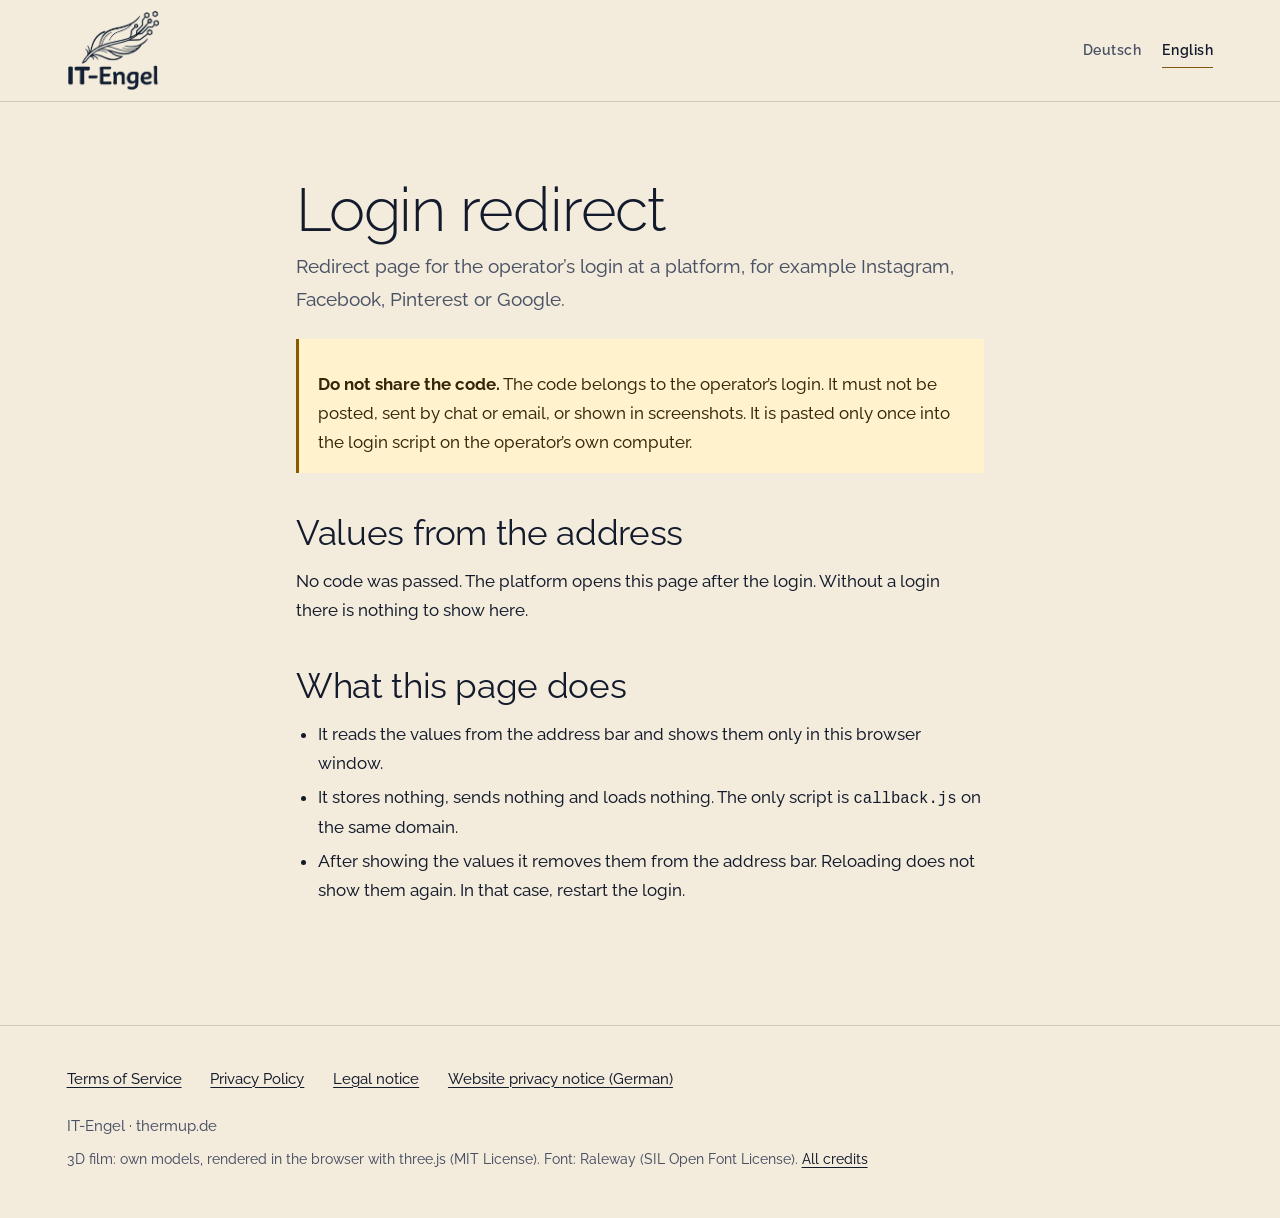
<file: callback.html>
<!doctype html>
<html lang="de" data-sprachen="de en" data-titel-de="Rückkehr der Anmeldung · IT-Engel" data-titel-en="Login redirect · IT-Engel">
<head>
<meta charset="utf-8">
<meta name="viewport" content="width=device-width, initial-scale=1">
<meta http-equiv="Content-Security-Policy" content="default-src 'none'; script-src 'self'; style-src 'self'; img-src 'self'; font-src 'self'; base-uri 'none'; form-action 'none'">
<meta name="referrer" content="no-referrer">
<meta name="robots" content="noindex, nofollow">
<title>Rückkehr der Anmeldung · Login redirect · IT-Engel</title>
<link rel="stylesheet" href="style.css?v=18">
<link rel="icon" href="favicon.svg" type="image/svg+xml">
</head>
<body>
<a class="skip-link" href="#inhalt"><span lang="de">Zum Inhalt springen</span><span class="trenner"> / </span><span lang="en">Skip to content</span></a>

<header class="site-header">
  <div class="wrap">
    <a class="brand" href="index.html"><picture><source media="(prefers-color-scheme: dark)" srcset="logo-kopf-hell.png"><img class="logo" src="logo-kopf.png" width="772" height="658" alt="IT-Engel"></picture></a>
    <div class="sprachwahl" role="group" aria-label="Sprache / Language" hidden>
      <button type="button" value="de" lang="de" aria-pressed="false">Deutsch</button>
      <button type="button" value="en" lang="en" aria-pressed="false">English</button>
    </div>
  </div>
</header>

<main id="inhalt" class="wrap seite">
  <h1 class="zweisprachig"><span lang="de">Rückkehr der Anmeldung</span> <span class="trenner" aria-hidden="true">·</span> <span lang="en">Login redirect</span></h1>
  <p class="lead" lang="de">Rückkehradresse für die Anmeldung des Betreibers bei einer Plattform, zum Beispiel Instagram, Facebook, Pinterest oder Google.</p>
  <p class="lead" lang="en">Redirect page for the operator’s login at a platform, for example Instagram, Facebook, Pinterest or Google.</p>

  <div class="hinweis hinweis-warnung" role="note">
    <p lang="de"><strong>Code nicht weitergeben.</strong> Der Code gehört zur Anmeldung des Betreibers. Er darf nicht gepostet, nicht per Chat oder E-Mail verschickt und nicht in Screenshots gezeigt werden. Er wird nur einmal in das Anmeldeskript auf dem eigenen Rechner eingefügt.</p>
    <p lang="en"><strong>Do not share the code.</strong> The code belongs to the operator’s login. It must not be posted, sent by chat or email, or shown in screenshots. It is pasted only once into the login script on the operator’s own computer.</p>
  </div>

  <section aria-labelledby="angaben">
    <h2 id="angaben" class="zweisprachig"><span lang="de">Angaben aus der Adresse</span> <span class="trenner" aria-hidden="true">·</span> <span lang="en">Values from the address</span></h2>

    <div id="meldung-code" hidden>
      <p lang="de">Die Plattform hat einen Code übergeben. Den Code kopieren, einmalig in das Anmeldeskript einfügen und dieses Fenster danach schließen. Autorisierungscodes sind in der Regel nur kurz gültig und nur einmal verwendbar.</p>
      <p lang="en">The platform returned a code. Copy it, paste it once into the login script, and close this window afterwards. Authorization codes are usually valid only briefly and can be used only once.</p>
    </div>
    <div id="meldung-fehler" hidden>
      <p lang="de">Die Plattform hat die Anmeldung mit einer Fehlermeldung beendet. Es wurde kein Code übergeben. Die Anmeldung im Skript neu starten.</p>
      <p lang="en">The platform ended the login with an error. No code was returned. Restart the login in the script.</p>
    </div>
    <div id="meldung-leer" hidden>
      <p lang="de">Es wurde kein Code übergeben. Die Plattform ruft diese Seite nach der Anmeldung auf. Ohne Anmeldung gibt es hier nichts anzuzeigen.</p>
      <p lang="en">No code was passed. The platform opens this page after the login. Without a login there is nothing to show here.</p>
    </div>

    <dl class="werte">
      <div id="zeile-code" hidden>
        <dt>code</dt>
        <dd>
          <code class="wert" id="wert-code"></code>
          <button type="button" class="knopf" id="knopf-kopieren"><span lang="de">Code kopieren</span><span class="trenner"> / </span><span lang="en">Copy code</span></button>
          <p role="status" id="kopier-status"></p>
        </dd>
      </div>
      <div id="zeile-state" hidden>
        <dt>state</dt>
        <dd>
          <code class="wert" id="wert-state"></code>
          <p class="meta" lang="de">Der Wert muss zu dem passen, den das Anmeldeskript beim Start gesendet hat.</p>
          <p class="meta" lang="en">The value must match the one the login script sent when it started.</p>
        </dd>
      </div>
      <div id="zeile-scopes" hidden>
        <dt>scope</dt>
        <dd><code class="wert" id="wert-scopes"></code></dd>
      </div>
      <div id="zeile-error" hidden>
        <dt>error</dt>
        <dd><code class="wert" id="wert-error"></code></dd>
      </div>
      <div id="zeile-error_description" hidden>
        <dt>error_description</dt>
        <dd><code class="wert" id="wert-error_description"></code></dd>
      </div>
      <div id="zeile-error_reason" hidden>
        <dt>error_reason</dt>
        <dd><code class="wert" id="wert-error_reason"></code></dd>
      </div>
    </dl>

    <noscript>
      <p class="hinweis hinweis-warnung" lang="de">Ohne JavaScript kann diese Seite den Code nicht anzeigen. Er steht in der Adresszeile des Browsers hinter „code=“ bis zum nächsten „&amp;“.</p>
      <p class="hinweis hinweis-warnung" lang="en">Without JavaScript this page cannot show the code. It is in the browser’s address bar after “code=” up to the next “&amp;”.</p>
    </noscript>
  </section>

  <section aria-labelledby="funktion">
    <h2 id="funktion" class="zweisprachig"><span lang="de">Was diese Seite tut</span> <span class="trenner" aria-hidden="true">·</span> <span lang="en">What this page does</span></h2>
    <ul lang="de">
      <li>Sie liest die Angaben aus der Adresszeile und zeigt sie nur in diesem Browserfenster an.</li>
      <li>Sie speichert nichts, sendet nichts und lädt nichts nach. Das einzige Skript ist <code>callback.js</code> auf derselben Domain.</li>
      <li>Sie entfernt die Angaben nach dem Anzeigen aus der Adresszeile. Ein Neuladen zeigt sie nicht erneut an. Dann die Anmeldung neu starten.</li>
    </ul>
    <ul lang="en">
      <li>It reads the values from the address bar and shows them only in this browser window.</li>
      <li>It stores nothing, sends nothing and loads nothing. The only script is <code>callback.js</code> on the same domain.</li>
      <li>After showing the values it removes them from the address bar. Reloading does not show them again. In that case, restart the login.</li>
    </ul>
  </section>

  <script src="callback.js?v=6"></script>
</main>

<footer class="site-footer">
  <div class="wrap">
    <nav aria-label="Rechtliches / Legal" data-label-de="Rechtliches" data-label-en="Legal">
      <ul>
        <li><a href="terms.html"><span lang="en">Terms of Service</span><span class="trenner"> / </span><span lang="de">Nutzungsbedingungen</span></a></li>
        <li><a href="privacy.html"><span lang="en">Privacy Policy</span><span class="trenner"> / </span><span lang="de">Datenschutz (Anwendung)</span></a></li>
        <li><a href="impressum.html"><span lang="de">Impressum</span><span class="trenner"> / </span><span lang="en">Legal notice</span></a></li>
        <li><a href="datenschutz.html" hreflang="de"><span lang="de">Datenschutzerklärung (Website)</span><span class="trenner"> / </span><span lang="en">Website privacy notice (German)</span></a></li>
      </ul>
    </nav>
    <p><span class="marke">IT-Engel</span> · thermup.de</p>
    <p class="material"><span lang="de">3D-Film: eigene Modelle, im Browser gerendert mit three.js (MIT-Lizenz). Schrift: Raleway (SIL Open Font License). <a href="assets/CREDITS.txt">Alle Nachweise</a></span> <span lang="en">3D film: own models, rendered in the browser with three.js (MIT License). Font: Raleway (SIL Open Font License). <a href="assets/CREDITS.txt" hreflang="de">All credits</a></span></p>
  </div>
</footer>
</body>
</html>
</file>
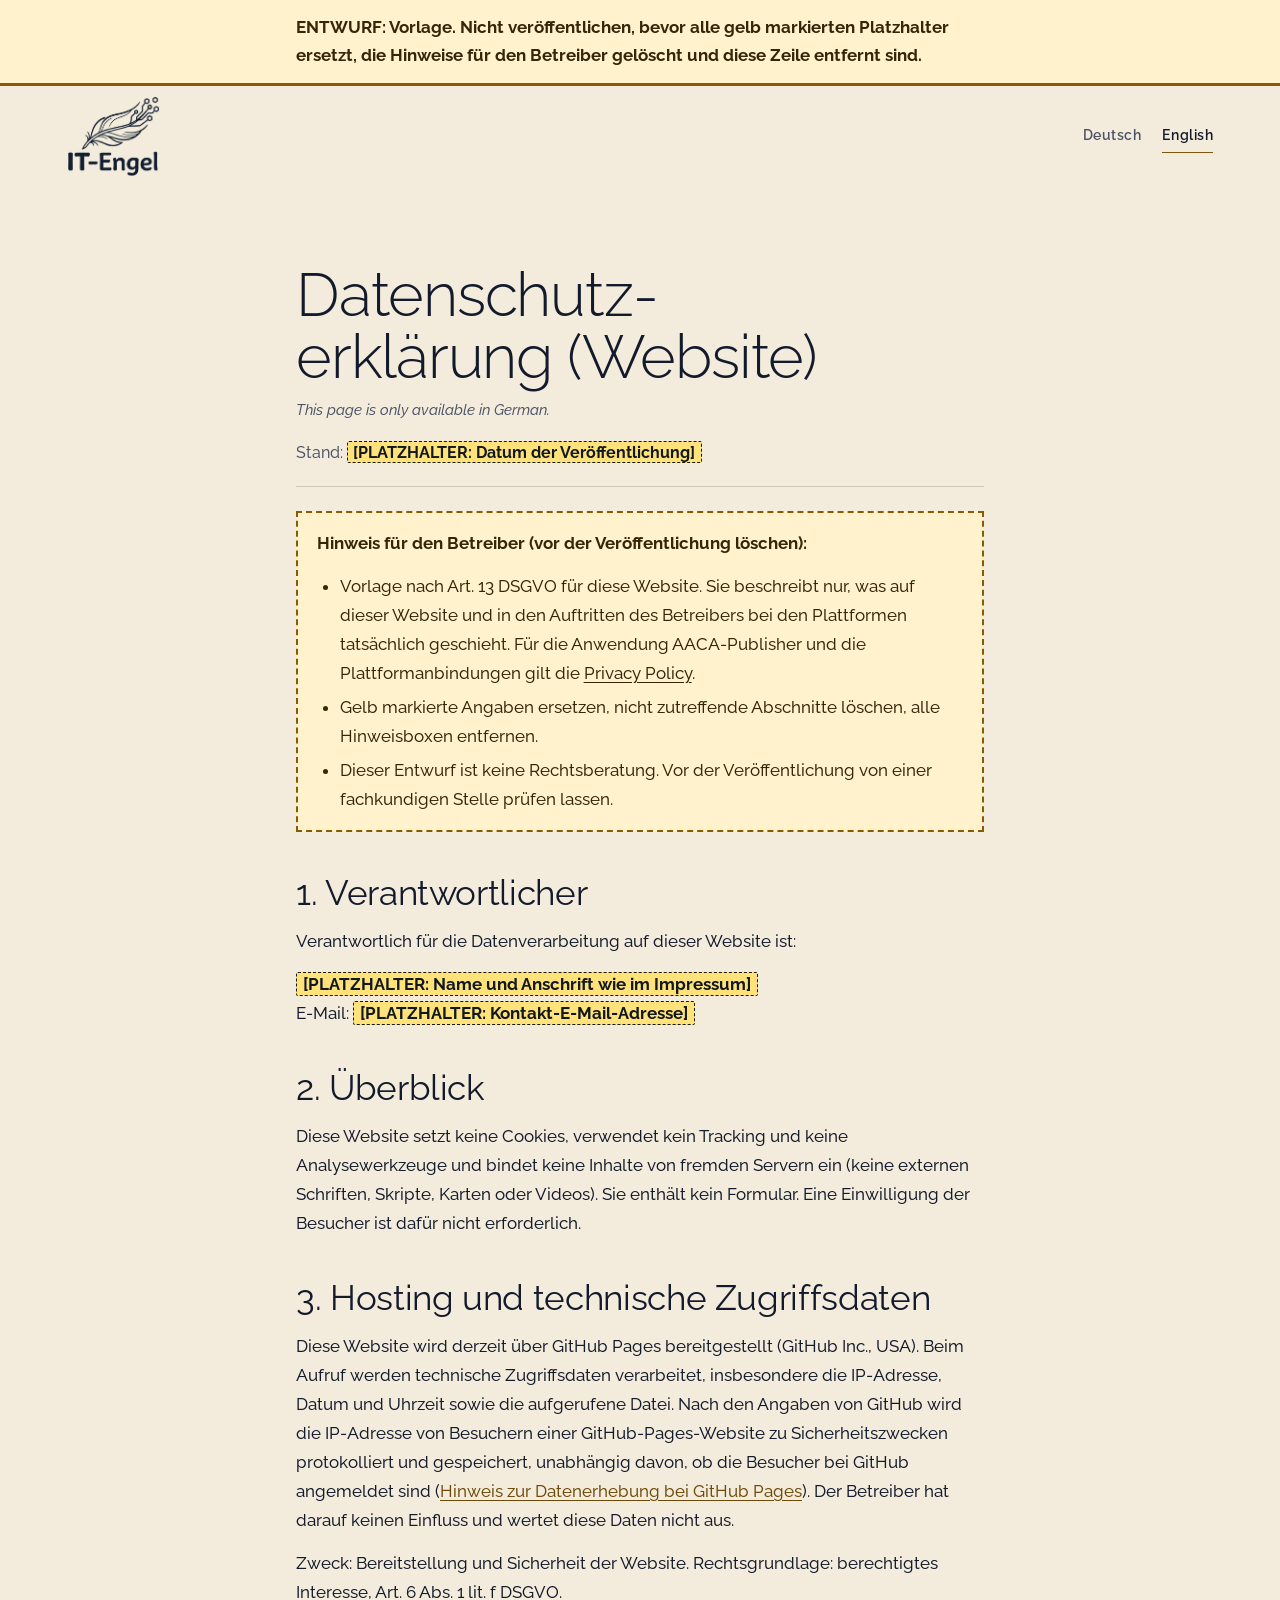
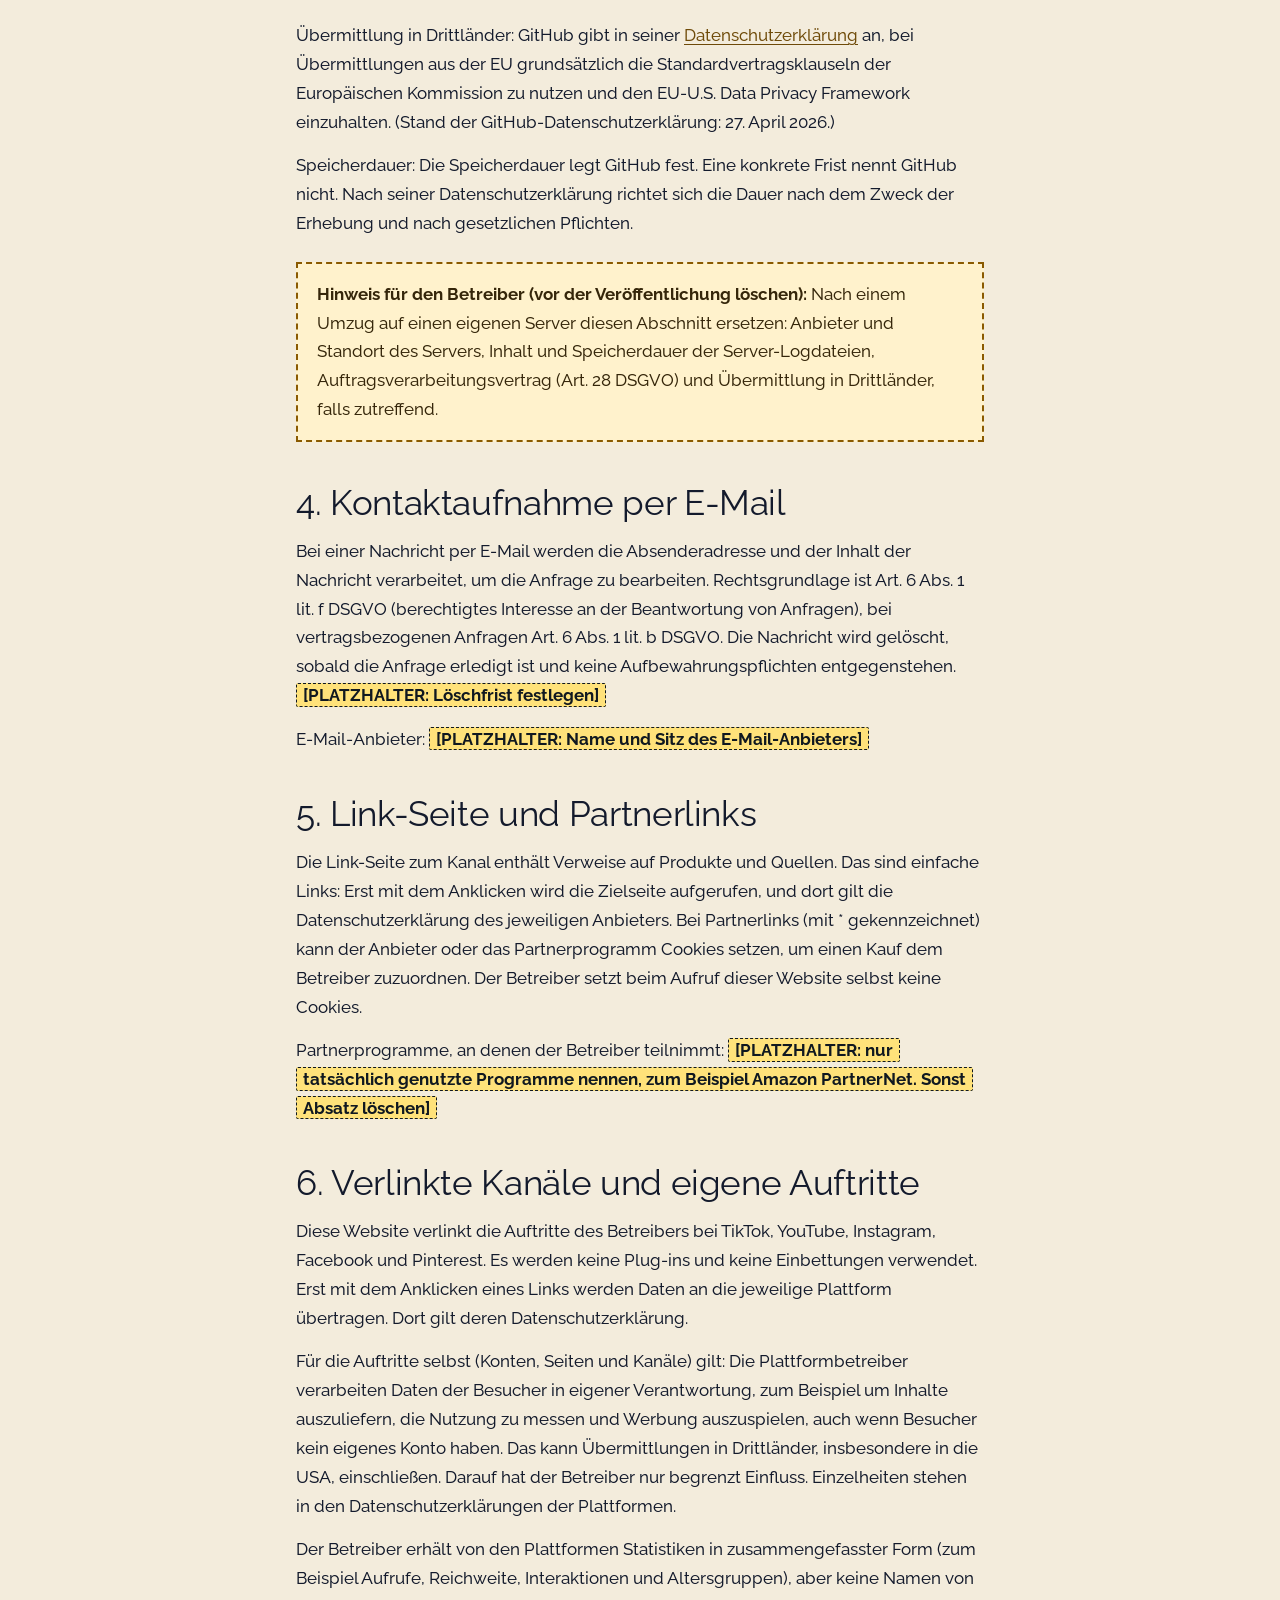
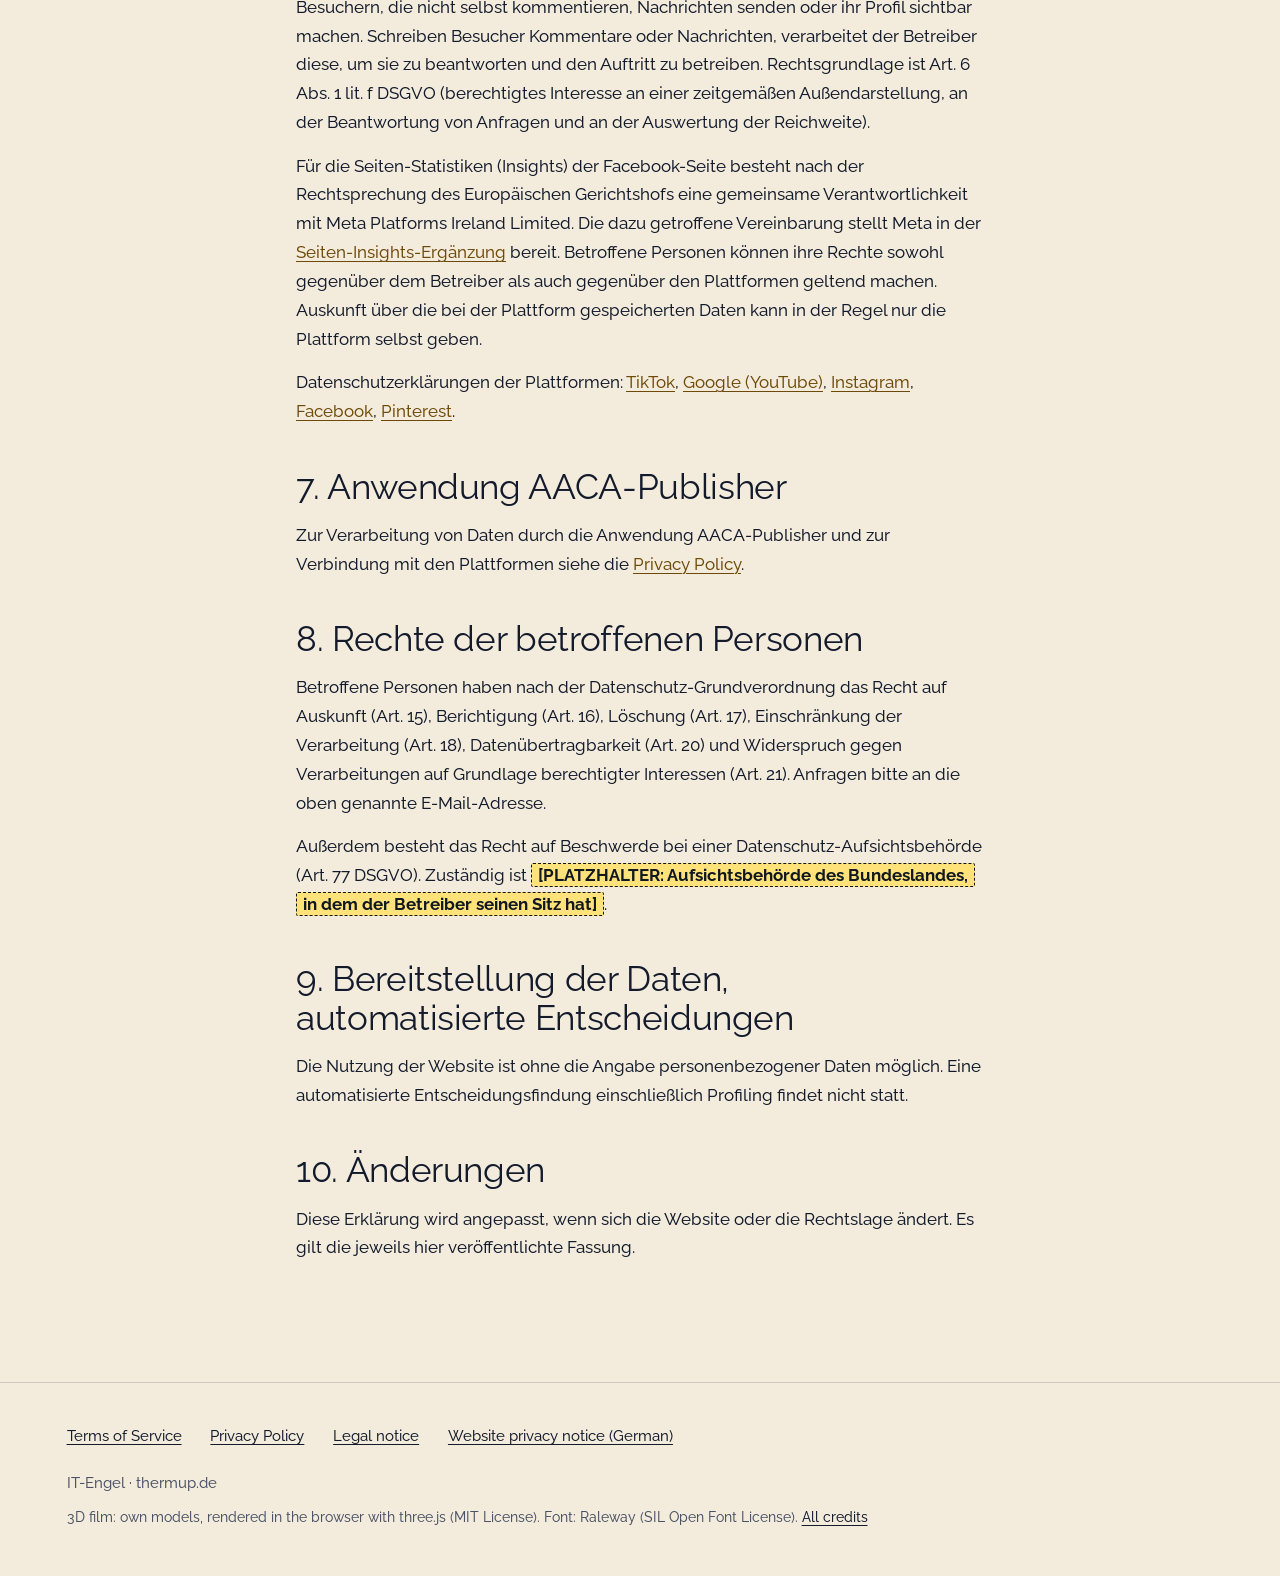
<file: datenschutz.html>
<!doctype html>
<html lang="de">
<head>
<meta charset="utf-8">
<meta name="viewport" content="width=device-width, initial-scale=1">
<meta http-equiv="Content-Security-Policy" content="default-src 'none'; script-src 'self'; style-src 'self'; img-src 'self'; font-src 'self'; base-uri 'none'; form-action 'none'">
<!-- ENTWURF: diese robots-Zeile bei der Fertigstellung entfernen -->
<meta name="robots" content="noindex">
<title>Datenschutzerklärung (Website) · IT-Engel</title>
<link rel="stylesheet" href="style.css?v=18">
<link rel="icon" href="favicon.svg" type="image/svg+xml">
<script src="site.js?v=18"></script>
</head>
<body>
<div class="bereich" id="bereich">
<a class="skip-link" href="#inhalt"><span lang="de">Zum Inhalt springen</span><span class="trenner"> / </span><span lang="en">Skip to content</span></a>

<div class="entwurf" role="note">
  <div class="wrap">
    <p>ENTWURF: Vorlage. Nicht veröffentlichen, bevor alle gelb markierten Platzhalter ersetzt, die Hinweise für den Betreiber gelöscht und diese Zeile entfernt sind.</p>
  </div>
</div>

<header class="site-header">
  <div class="wrap">
    <a class="brand" href="index.html"><picture><source media="(prefers-color-scheme: dark)" srcset="logo-kopf-hell.png"><img class="logo" src="logo-kopf.png" width="772" height="658" alt="IT-Engel"></picture></a>
    <nav class="sprachwahl" aria-label="Sprache / Language" data-label-de="Sprache" data-label-en="Language">
      <a href="?lang=de" hreflang="de" lang="de">Deutsch</a>
      <a href="?lang=en" hreflang="en" lang="en">English</a>
    </nav>
  </div>
</header>

<main id="inhalt" class="wrap seite">
  <h1>Datenschutz&shy;erklärung (Website)</h1>
  <p class="nur-deutsch" lang="en">This page is only available in German.</p>
  <p class="meta">Stand: <mark class="platzhalter">[PLATZHALTER: Datum der Veröffentlichung]</mark></p>

  <div class="betreiberhinweis">
    <p><strong>Hinweis für den Betreiber (vor der Veröffentlichung löschen):</strong></p>
    <ul>
      <li>Vorlage nach Art. 13 DSGVO für diese Website. Sie beschreibt nur, was auf dieser Website und in den Auftritten des Betreibers bei den Plattformen tatsächlich geschieht. Für die Anwendung AACA-Publisher und die Plattformanbindungen gilt die <a href="privacy.html">Privacy Policy</a>.</li>
      <li>Gelb markierte Angaben ersetzen, nicht zutreffende Abschnitte löschen, alle Hinweisboxen entfernen.</li>
      <li>Dieser Entwurf ist keine Rechtsberatung. Vor der Veröffentlichung von einer fachkundigen Stelle prüfen lassen.</li>
    </ul>
  </div>

  <h2>1. Verantwortlicher</h2>
  <p>Verantwortlich für die Datenverarbeitung auf dieser Website ist:</p>
  <address>
    <mark class="platzhalter">[PLATZHALTER: Name und Anschrift wie im Impressum]</mark><br>
    E-Mail: <mark class="platzhalter">[PLATZHALTER: Kontakt-E-Mail-Adresse]</mark>
  </address>

  <h2>2. Überblick</h2>
  <p>Diese Website setzt keine Cookies, verwendet kein Tracking und keine Analysewerkzeuge und bindet keine Inhalte von fremden Servern ein (keine externen Schriften, Skripte, Karten oder Videos). Sie enthält kein Formular. Eine Einwilligung der Besucher ist dafür nicht erforderlich.</p>

  <h2>3. Hosting und technische Zugriffsdaten</h2>
  <p>Diese Website wird derzeit über GitHub Pages bereitgestellt (GitHub Inc., USA). Beim Aufruf werden technische Zugriffsdaten verarbeitet, insbesondere die IP-Adresse, Datum und Uhrzeit sowie die aufgerufene Datei. Nach den Angaben von GitHub wird die IP-Adresse von Besuchern einer GitHub-Pages-Website zu Sicherheitszwecken protokolliert und gespeichert, unabhängig davon, ob die Besucher bei GitHub angemeldet sind (<a href="https://docs.github.com/en/pages/getting-started-with-github-pages/what-is-github-pages#data-collection">Hinweis zur Datenerhebung bei GitHub Pages</a>). Der Betreiber hat darauf keinen Einfluss und wertet diese Daten nicht aus.</p>
  <p>Zweck: Bereitstellung und Sicherheit der Website. Rechtsgrundlage: berechtigtes Interesse, Art. 6 Abs. 1 lit. f DSGVO.</p>
  <p>Übermittlung in Drittländer: GitHub gibt in seiner <a href="https://docs.github.com/en/site-policy/privacy-policies/github-general-privacy-statement">Datenschutzerklärung</a> an, bei Übermittlungen aus der EU grundsätzlich die Standardvertragsklauseln der Europäischen Kommission zu nutzen und den EU-U.S. Data Privacy Framework einzuhalten. (Stand der GitHub-Datenschutzerklärung: 27. April 2026.)</p>
  <p>Speicherdauer: Die Speicherdauer legt GitHub fest. Eine konkrete Frist nennt GitHub nicht. Nach seiner Datenschutzerklärung richtet sich die Dauer nach dem Zweck der Erhebung und nach gesetzlichen Pflichten.</p>
  <div class="betreiberhinweis">
    <p><strong>Hinweis für den Betreiber (vor der Veröffentlichung löschen):</strong> Nach einem Umzug auf einen eigenen Server diesen Abschnitt ersetzen: Anbieter und Standort des Servers, Inhalt und Speicherdauer der Server-Logdateien, Auftragsverarbeitungsvertrag (Art. 28 DSGVO) und Übermittlung in Drittländer, falls zutreffend.</p>
  </div>

  <h2>4. Kontaktaufnahme per E-Mail</h2>
  <p>Bei einer Nachricht per E-Mail werden die Absenderadresse und der Inhalt der Nachricht verarbeitet, um die Anfrage zu bearbeiten. Rechtsgrundlage ist Art. 6 Abs. 1 lit. f DSGVO (berechtigtes Interesse an der Beantwortung von Anfragen), bei vertragsbezogenen Anfragen Art. 6 Abs. 1 lit. b DSGVO. Die Nachricht wird gelöscht, sobald die Anfrage erledigt ist und keine Aufbewahrungspflichten entgegenstehen. <mark class="platzhalter">[PLATZHALTER: Löschfrist festlegen]</mark></p>
  <p>E-Mail-Anbieter: <mark class="platzhalter">[PLATZHALTER: Name und Sitz des E-Mail-Anbieters]</mark></p>

  <h2>5. Link-Seite und Partnerlinks</h2>
  <p>Die Link-Seite zum Kanal enthält Verweise auf Produkte und Quellen. Das sind einfache Links: Erst mit dem Anklicken wird die Zielseite aufgerufen, und dort gilt die Datenschutzerklärung des jeweiligen Anbieters. Bei Partnerlinks (mit * gekennzeichnet) kann der Anbieter oder das Partnerprogramm Cookies setzen, um einen Kauf dem Betreiber zuzuordnen. Der Betreiber setzt beim Aufruf dieser Website selbst keine Cookies.</p>
  <p>Partnerprogramme, an denen der Betreiber teilnimmt: <mark class="platzhalter">[PLATZHALTER: nur tatsächlich genutzte Programme nennen, zum Beispiel Amazon PartnerNet. Sonst Absatz löschen]</mark></p>

  <h2>6. Verlinkte Kanäle und eigene Auftritte</h2>
  <p>Diese Website verlinkt die Auftritte des Betreibers bei TikTok, YouTube, Instagram, Facebook und Pinterest. Es werden keine Plug-ins und keine Einbettungen verwendet. Erst mit dem Anklicken eines Links werden Daten an die jeweilige Plattform übertragen. Dort gilt deren Datenschutzerklärung.</p>
  <p>Für die Auftritte selbst (Konten, Seiten und Kanäle) gilt: Die Plattformbetreiber verarbeiten Daten der Besucher in eigener Verantwortung, zum Beispiel um Inhalte auszuliefern, die Nutzung zu messen und Werbung auszuspielen, auch wenn Besucher kein eigenes Konto haben. Das kann Übermittlungen in Drittländer, insbesondere in die USA, einschließen. Darauf hat der Betreiber nur begrenzt Einfluss. Einzelheiten stehen in den Datenschutzerklärungen der Plattformen.</p>
  <p>Der Betreiber erhält von den Plattformen Statistiken in zusammengefasster Form (zum Beispiel Aufrufe, Reichweite, Interaktionen und Altersgruppen), aber keine Namen von Besuchern, die nicht selbst kommentieren, Nachrichten senden oder ihr Profil sichtbar machen. Schreiben Besucher Kommentare oder Nachrichten, verarbeitet der Betreiber diese, um sie zu beantworten und den Auftritt zu betreiben. Rechtsgrundlage ist Art. 6 Abs. 1 lit. f DSGVO (berechtigtes Interesse an einer zeitgemäßen Außendarstellung, an der Beantwortung von Anfragen und an der Auswertung der Reichweite).</p>
  <p>Für die Seiten-Statistiken (Insights) der Facebook-Seite besteht nach der Rechtsprechung des Europäischen Gerichtshofs eine gemeinsame Verantwortlichkeit mit Meta Platforms Ireland Limited. Die dazu getroffene Vereinbarung stellt Meta in der <a href="https://www.facebook.com/legal/terms/page_controller_addendum">Seiten-Insights-Ergänzung</a> bereit. Betroffene Personen können ihre Rechte sowohl gegenüber dem Betreiber als auch gegenüber den Plattformen geltend machen. Auskunft über die bei der Plattform gespeicherten Daten kann in der Regel nur die Plattform selbst geben.</p>
  <p>Datenschutzerklärungen der Plattformen: <a href="https://www.tiktok.com/legal/page/eea/privacy-policy/de-DE">TikTok</a>, <a href="https://policies.google.com/privacy">Google (YouTube)</a>, <a href="https://privacycenter.instagram.com/policy">Instagram</a>, <a href="https://www.facebook.com/privacy/policy/">Facebook</a>, <a href="https://policy.pinterest.com/de/privacy-policy">Pinterest</a>.</p>

  <h2>7. Anwendung AACA-Publisher</h2>
  <p>Zur Verarbeitung von Daten durch die Anwendung AACA-Publisher und zur Verbindung mit den Plattformen siehe die <a href="privacy.html">Privacy Policy</a>.</p>

  <h2>8. Rechte der betroffenen Personen</h2>
  <p>Betroffene Personen haben nach der Datenschutz-Grundverordnung das Recht auf Auskunft (Art. 15), Berichtigung (Art. 16), Löschung (Art. 17), Einschränkung der Verarbeitung (Art. 18), Datenübertragbarkeit (Art. 20) und Widerspruch gegen Verarbeitungen auf Grundlage berechtigter Interessen (Art. 21). Anfragen bitte an die oben genannte E-Mail-Adresse.</p>
  <p>Außerdem besteht das Recht auf Beschwerde bei einer Datenschutz-Aufsichtsbehörde (Art. 77 DSGVO). Zuständig ist <mark class="platzhalter">[PLATZHALTER: Aufsichtsbehörde des Bundeslandes, in dem der Betreiber seinen Sitz hat]</mark>.</p>

  <h2>9. Bereitstellung der Daten, automatisierte Entscheidungen</h2>
  <p>Die Nutzung der Website ist ohne die Angabe personenbezogener Daten möglich. Eine automatisierte Entscheidungsfindung einschließlich Profiling findet nicht statt.</p>

  <h2>10. Änderungen</h2>
  <p>Diese Erklärung wird angepasst, wenn sich die Website oder die Rechtslage ändert. Es gilt die jeweils hier veröffentlichte Fassung.</p>
</main>

<footer class="site-footer">
  <div class="wrap">
    <nav aria-label="Rechtliches / Legal" data-label-de="Rechtliches" data-label-en="Legal">
      <ul>
        <li><a href="terms.html"><span lang="en">Terms of Service</span><span class="trenner"> / </span><span lang="de">Nutzungsbedingungen</span></a></li>
        <li><a href="privacy.html"><span lang="en">Privacy Policy</span><span class="trenner"> / </span><span lang="de">Datenschutz (Anwendung)</span></a></li>
        <li><a href="impressum.html"><span lang="de">Impressum</span><span class="trenner"> / </span><span lang="en">Legal notice</span></a></li>
        <li><a href="datenschutz.html" hreflang="de"><span lang="de">Datenschutzerklärung (Website)</span><span class="trenner"> / </span><span lang="en">Website privacy notice (German)</span></a></li>
      </ul>
    </nav>
    <p><span class="marke">IT-Engel</span> · thermup.de</p>
    <p class="material"><span lang="de">3D-Film: eigene Modelle, im Browser gerendert mit three.js (MIT-Lizenz). Schrift: Raleway (SIL Open Font License). <a href="assets/CREDITS.txt">Alle Nachweise</a></span> <span lang="en">3D film: own models, rendered in the browser with three.js (MIT License). Font: Raleway (SIL Open Font License). <a href="assets/CREDITS.txt" hreflang="de">All credits</a></span></p>
  </div>
</footer>
</div>
</body>
</html>
</file>
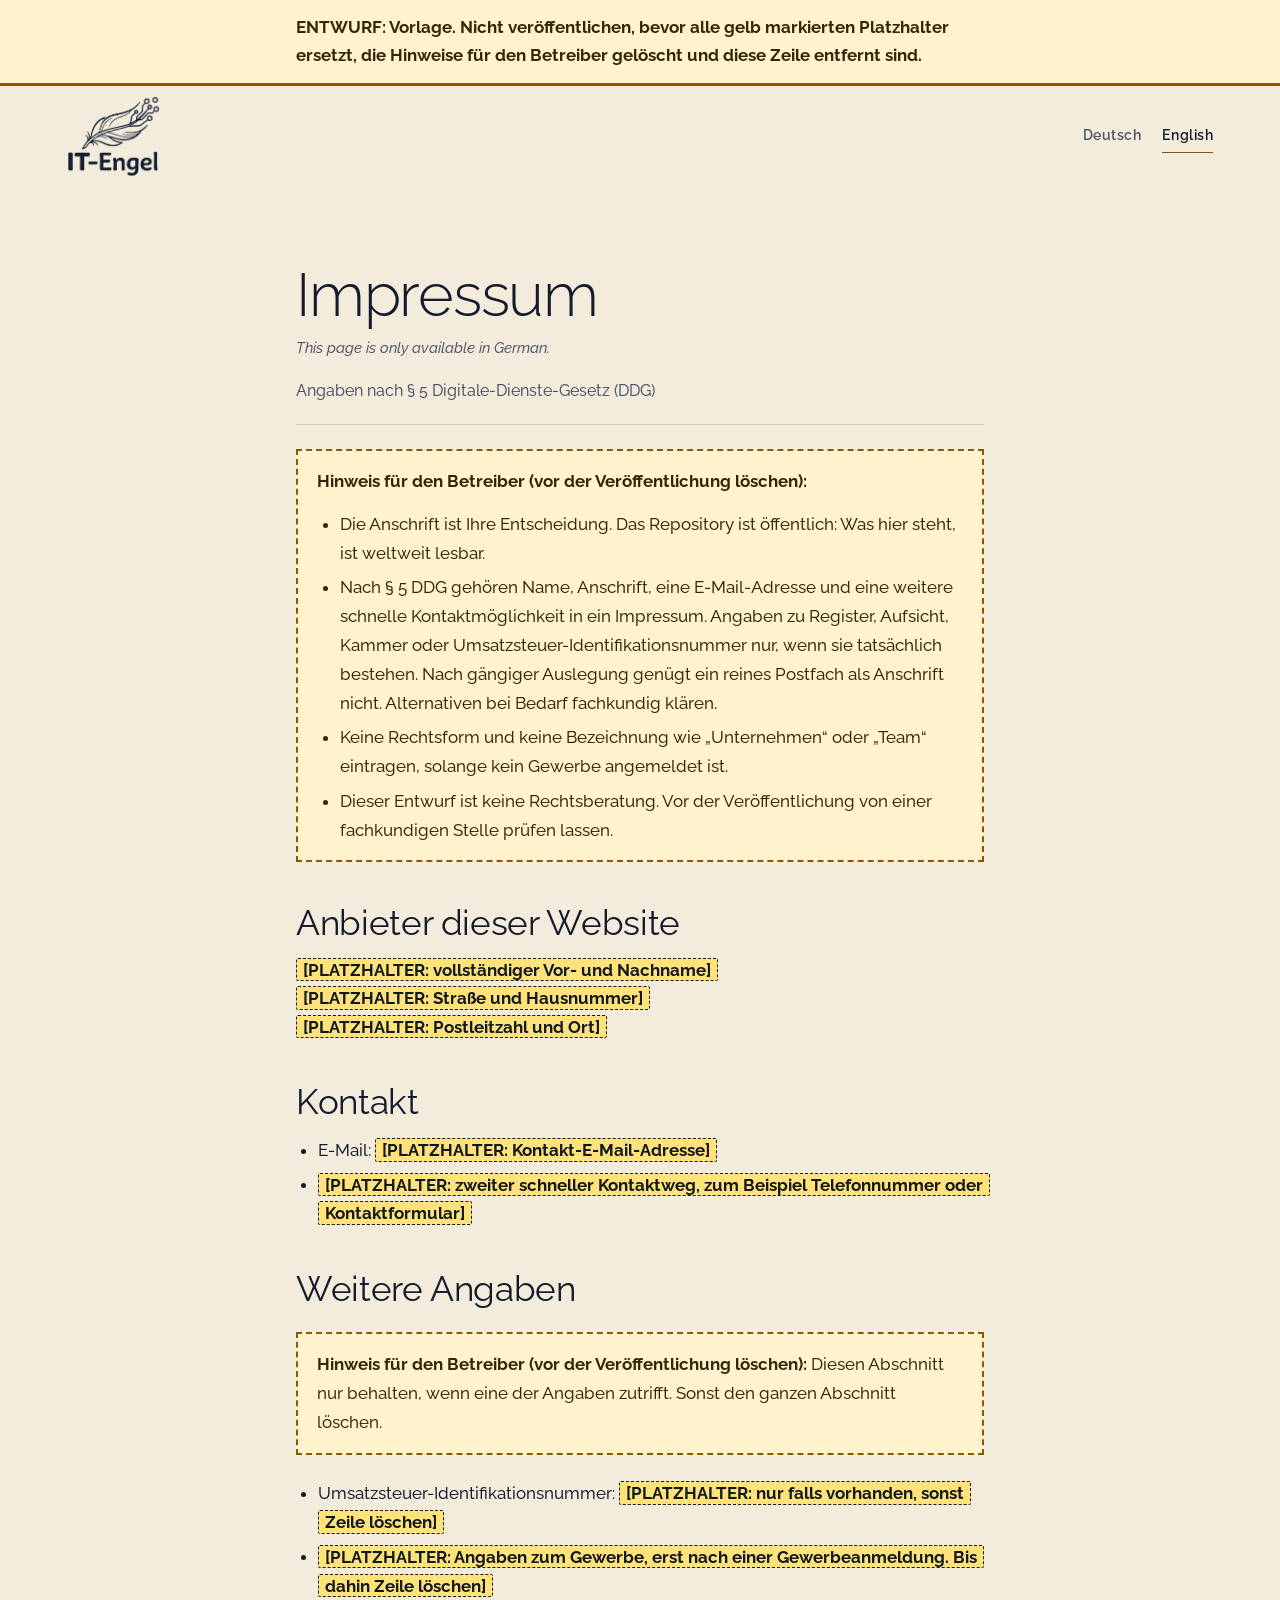
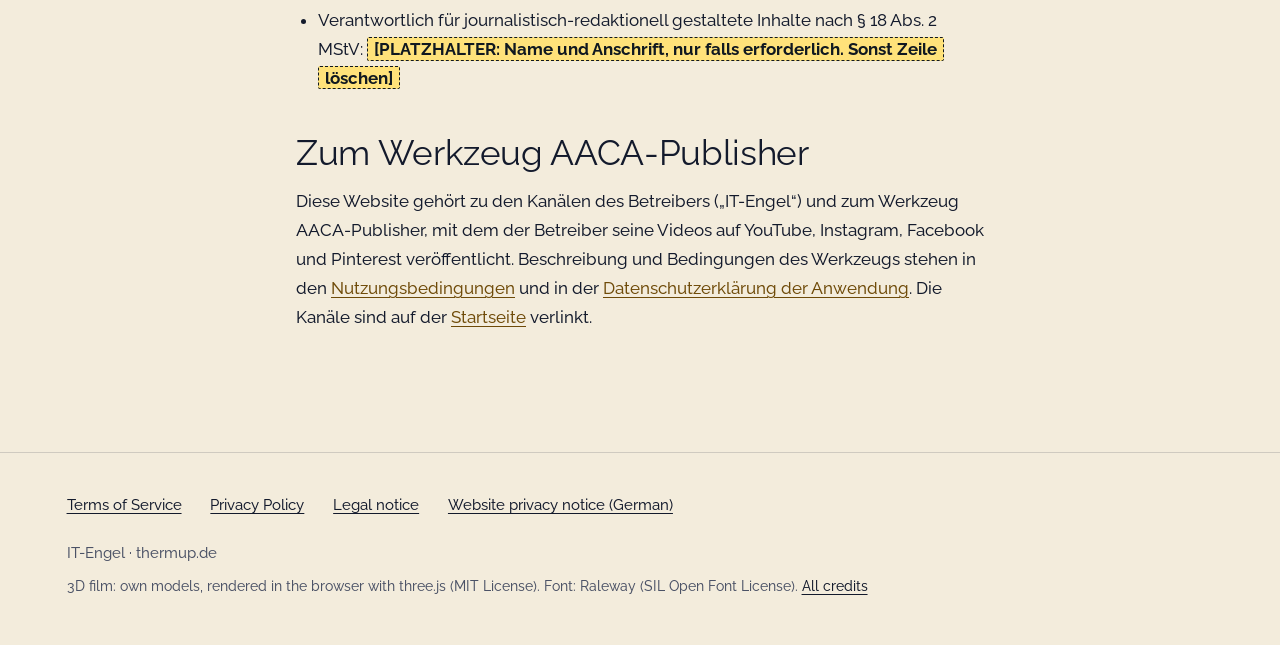
<file: impressum.html>
<!doctype html>
<html lang="de">
<head>
<meta charset="utf-8">
<meta name="viewport" content="width=device-width, initial-scale=1">
<meta http-equiv="Content-Security-Policy" content="default-src 'none'; script-src 'self'; style-src 'self'; img-src 'self'; font-src 'self'; base-uri 'none'; form-action 'none'">
<!-- ENTWURF: diese robots-Zeile bei der Fertigstellung entfernen -->
<meta name="robots" content="noindex">
<title>Impressum · IT-Engel</title>
<link rel="stylesheet" href="style.css?v=18">
<link rel="icon" href="favicon.svg" type="image/svg+xml">
<script src="site.js?v=18"></script>
</head>
<body>
<div class="bereich" id="bereich">
<a class="skip-link" href="#inhalt"><span lang="de">Zum Inhalt springen</span><span class="trenner"> / </span><span lang="en">Skip to content</span></a>

<div class="entwurf" role="note">
  <div class="wrap">
    <p>ENTWURF: Vorlage. Nicht veröffentlichen, bevor alle gelb markierten Platzhalter ersetzt, die Hinweise für den Betreiber gelöscht und diese Zeile entfernt sind.</p>
  </div>
</div>

<header class="site-header">
  <div class="wrap">
    <a class="brand" href="index.html"><picture><source media="(prefers-color-scheme: dark)" srcset="logo-kopf-hell.png"><img class="logo" src="logo-kopf.png" width="772" height="658" alt="IT-Engel"></picture></a>
    <nav class="sprachwahl" aria-label="Sprache / Language" data-label-de="Sprache" data-label-en="Language">
      <a href="?lang=de" hreflang="de" lang="de">Deutsch</a>
      <a href="?lang=en" hreflang="en" lang="en">English</a>
    </nav>
  </div>
</header>

<main id="inhalt" class="wrap seite">
  <h1>Impressum</h1>
  <p class="nur-deutsch" lang="en">This page is only available in German.</p>
  <p class="meta">Angaben nach § 5 Digitale-Dienste-Gesetz (DDG)</p>

  <div class="betreiberhinweis">
    <p><strong>Hinweis für den Betreiber (vor der Veröffentlichung löschen):</strong></p>
    <ul>
      <li>Die Anschrift ist Ihre Entscheidung. Das Repository ist öffentlich: Was hier steht, ist weltweit lesbar.</li>
      <li>Nach § 5 DDG gehören Name, Anschrift, eine E-Mail-Adresse und eine weitere schnelle Kontaktmöglichkeit in ein Impressum. Angaben zu Register, Aufsicht, Kammer oder Umsatzsteuer-Identifikationsnummer nur, wenn sie tatsächlich bestehen. Nach gängiger Auslegung genügt ein reines Postfach als Anschrift nicht. Alternativen bei Bedarf fachkundig klären.</li>
      <li>Keine Rechtsform und keine Bezeichnung wie „Unternehmen“ oder „Team“ eintragen, solange kein Gewerbe angemeldet ist.</li>
      <li>Dieser Entwurf ist keine Rechtsberatung. Vor der Veröffentlichung von einer fachkundigen Stelle prüfen lassen.</li>
    </ul>
  </div>

  <h2>Anbieter dieser Website</h2>
  <address>
    <mark class="platzhalter">[PLATZHALTER: vollständiger Vor- und Nachname]</mark><br>
    <mark class="platzhalter">[PLATZHALTER: Straße und Hausnummer]</mark><br>
    <mark class="platzhalter">[PLATZHALTER: Postleitzahl und Ort]</mark>
  </address>

  <h2>Kontakt</h2>
  <ul>
    <li>E-Mail: <mark class="platzhalter">[PLATZHALTER: Kontakt-E-Mail-Adresse]</mark></li>
    <li><mark class="platzhalter">[PLATZHALTER: zweiter schneller Kontaktweg, zum Beispiel Telefonnummer oder Kontaktformular]</mark></li>
  </ul>

  <h2>Weitere Angaben</h2>
  <div class="betreiberhinweis">
    <p><strong>Hinweis für den Betreiber (vor der Veröffentlichung löschen):</strong> Diesen Abschnitt nur behalten, wenn eine der Angaben zutrifft. Sonst den ganzen Abschnitt löschen.</p>
  </div>
  <ul>
    <li>Umsatzsteuer-Identifikationsnummer: <mark class="platzhalter">[PLATZHALTER: nur falls vorhanden, sonst Zeile löschen]</mark></li>
    <li><mark class="platzhalter">[PLATZHALTER: Angaben zum Gewerbe, erst nach einer Gewerbeanmeldung. Bis dahin Zeile löschen]</mark></li>
    <li>Verantwortlich für journalistisch-redaktionell gestaltete Inhalte nach § 18 Abs. 2 MStV: <mark class="platzhalter">[PLATZHALTER: Name und Anschrift, nur falls erforderlich. Sonst Zeile löschen]</mark></li>
  </ul>

  <h2>Zum Werkzeug AACA-Publisher</h2>
  <p>Diese Website gehört zu den Kanälen des Betreibers („<span class="marke">IT-Engel</span>“) und zum Werkzeug AACA-Publisher, mit dem der Betreiber seine Videos auf YouTube, Instagram, Facebook und Pinterest veröffentlicht. Beschreibung und Bedingungen des Werkzeugs stehen in den <a href="terms.html">Nutzungsbedingungen</a> und in der <a href="privacy.html">Datenschutzerklärung der Anwendung</a>. Die Kanäle sind auf der <a href="index.html">Startseite</a> verlinkt.</p>
</main>

<footer class="site-footer">
  <div class="wrap">
    <nav aria-label="Rechtliches / Legal" data-label-de="Rechtliches" data-label-en="Legal">
      <ul>
        <li><a href="terms.html"><span lang="en">Terms of Service</span><span class="trenner"> / </span><span lang="de">Nutzungsbedingungen</span></a></li>
        <li><a href="privacy.html"><span lang="en">Privacy Policy</span><span class="trenner"> / </span><span lang="de">Datenschutz (Anwendung)</span></a></li>
        <li><a href="impressum.html"><span lang="de">Impressum</span><span class="trenner"> / </span><span lang="en">Legal notice</span></a></li>
        <li><a href="datenschutz.html" hreflang="de"><span lang="de">Datenschutzerklärung (Website)</span><span class="trenner"> / </span><span lang="en">Website privacy notice (German)</span></a></li>
      </ul>
    </nav>
    <p><span class="marke">IT-Engel</span> · thermup.de</p>
    <p class="material"><span lang="de">3D-Film: eigene Modelle, im Browser gerendert mit three.js (MIT-Lizenz). Schrift: Raleway (SIL Open Font License). <a href="assets/CREDITS.txt">Alle Nachweise</a></span> <span lang="en">3D film: own models, rendered in the browser with three.js (MIT License). Font: Raleway (SIL Open Font License). <a href="assets/CREDITS.txt" hreflang="de">All credits</a></span></p>
  </div>
</footer>
</div>
</body>
</html>
</file>
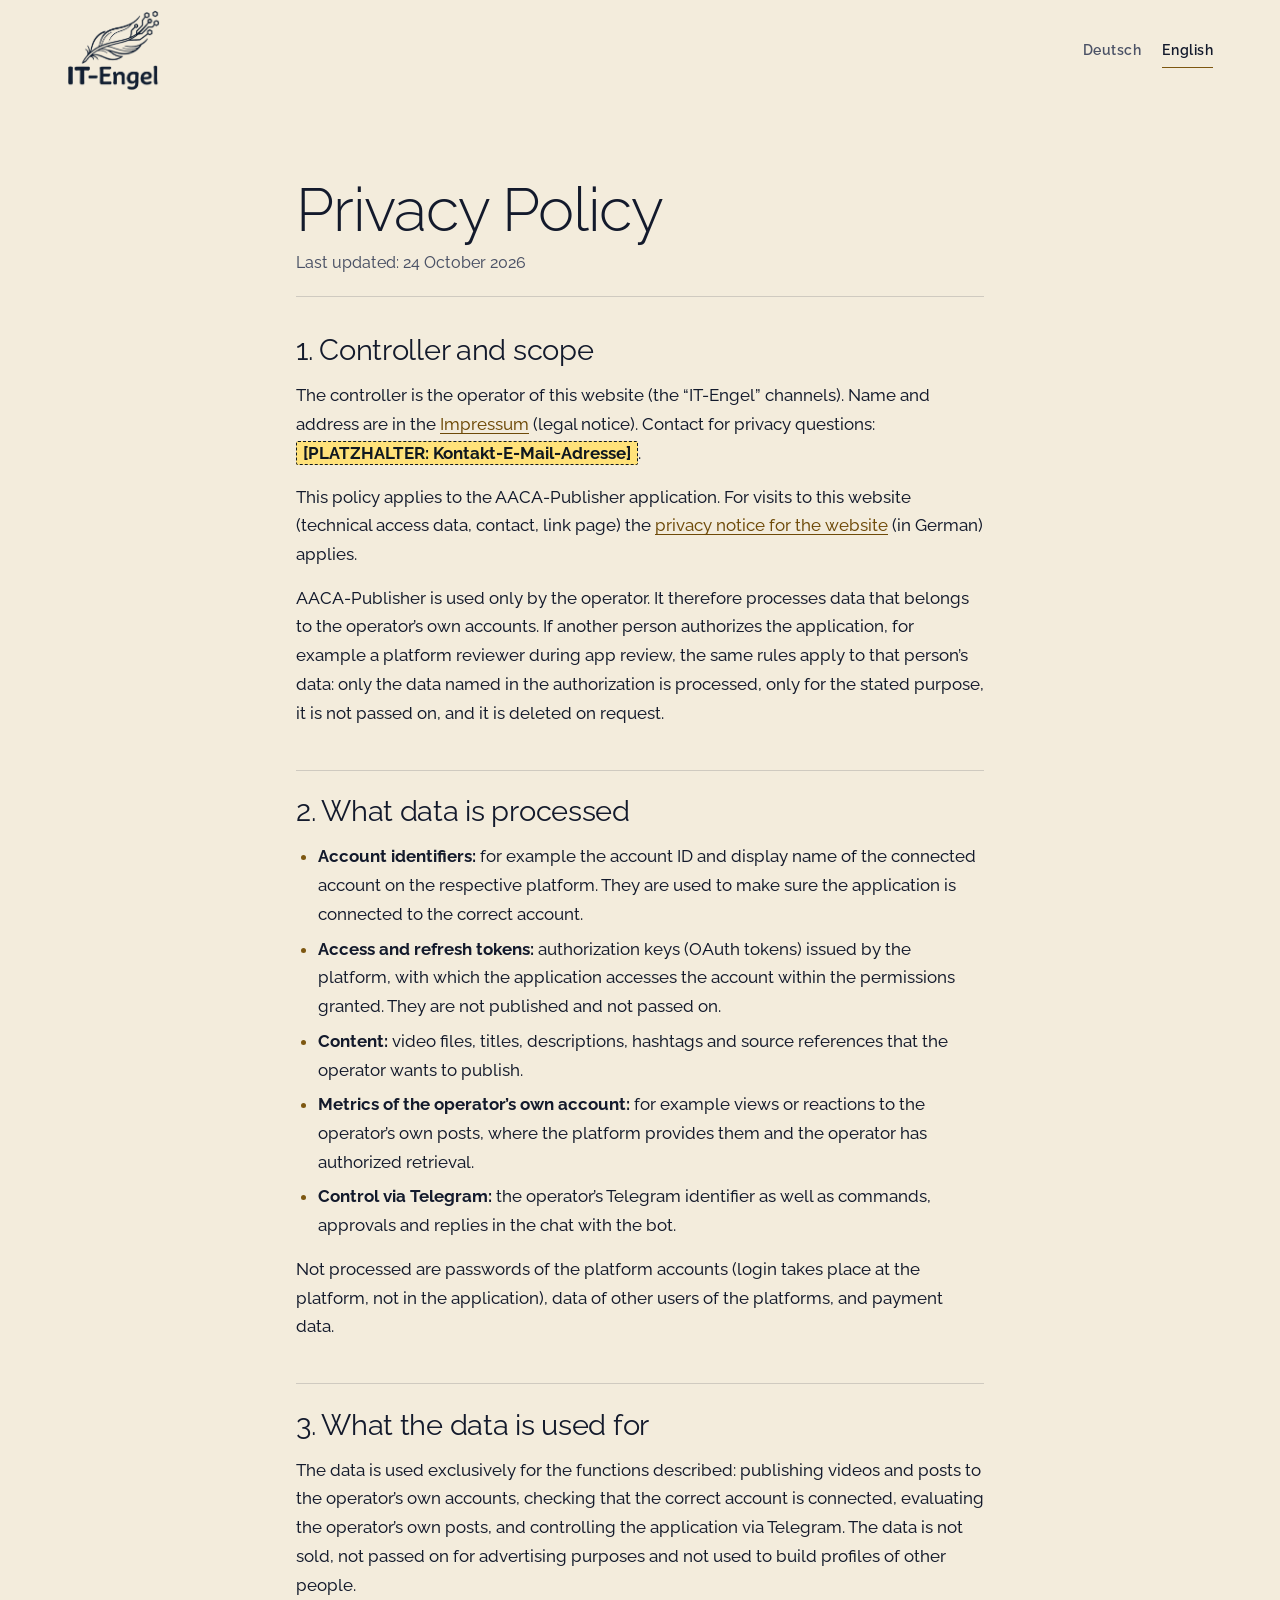
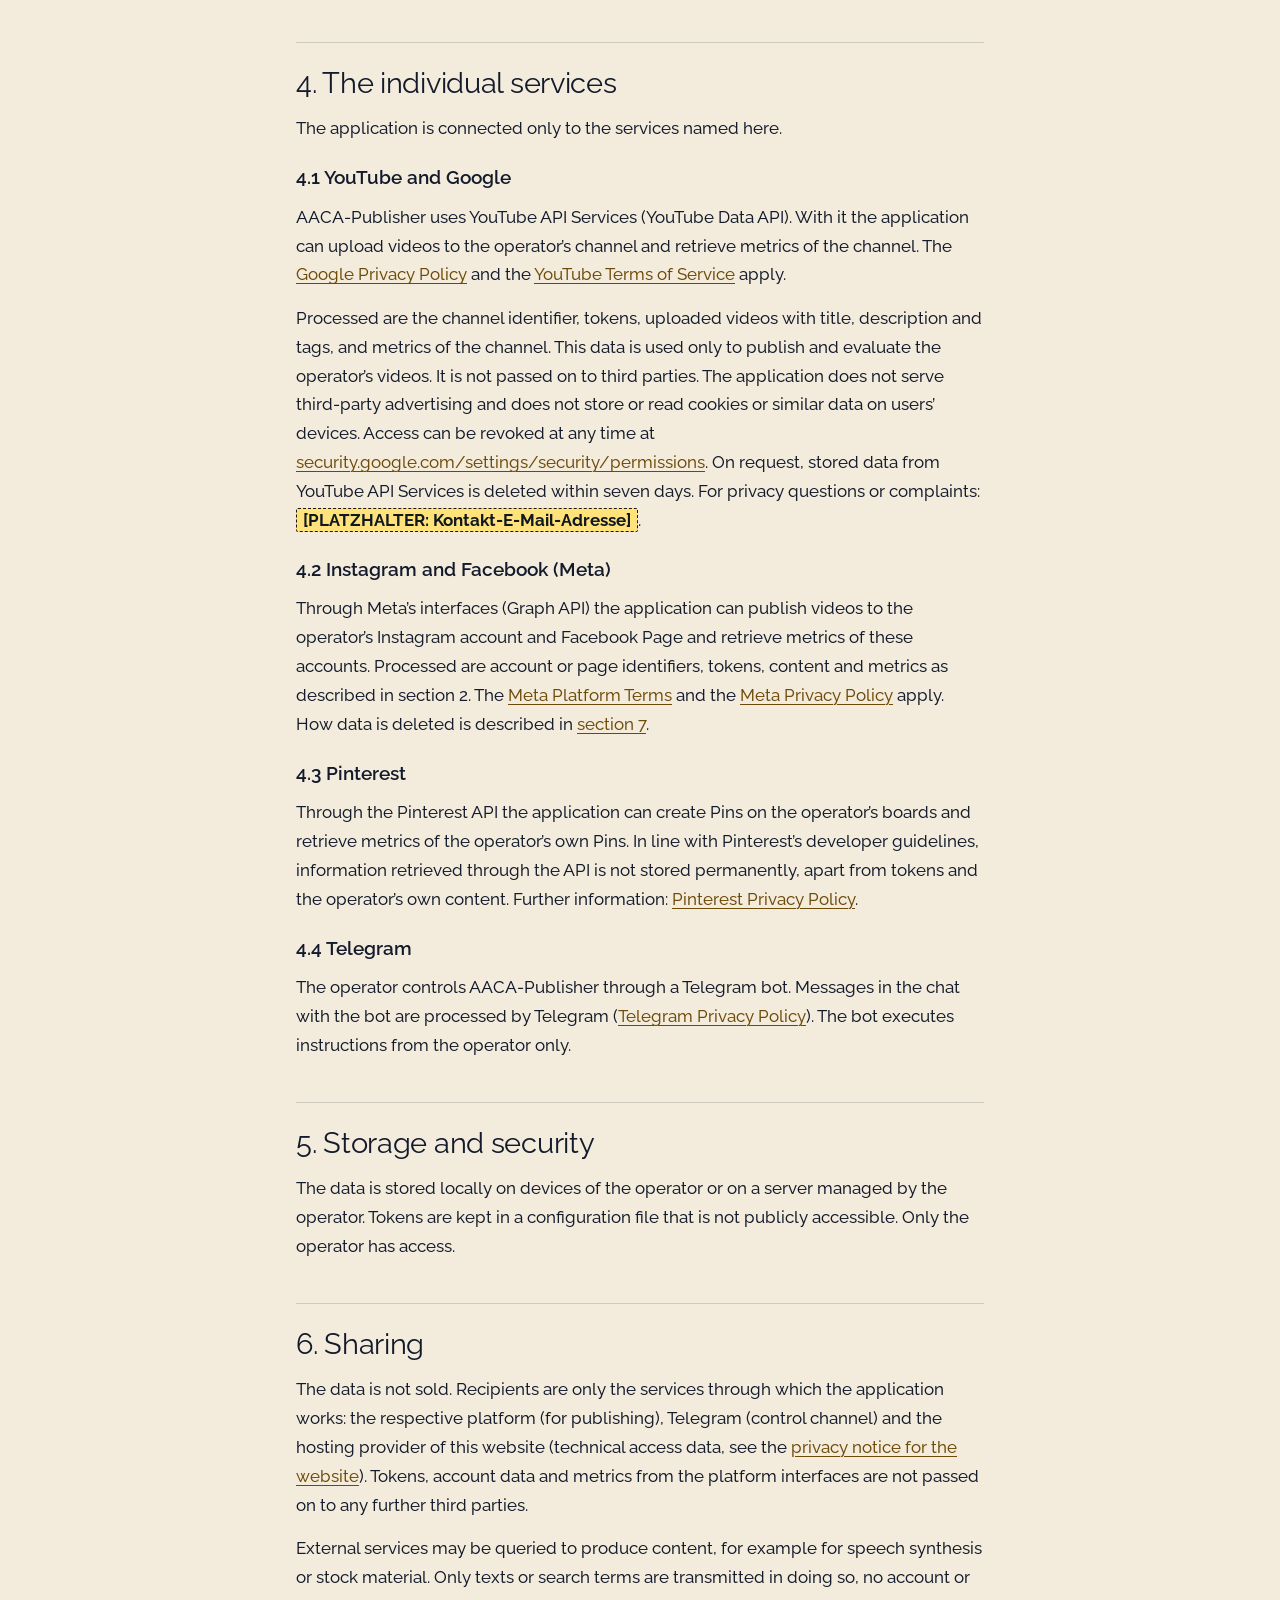
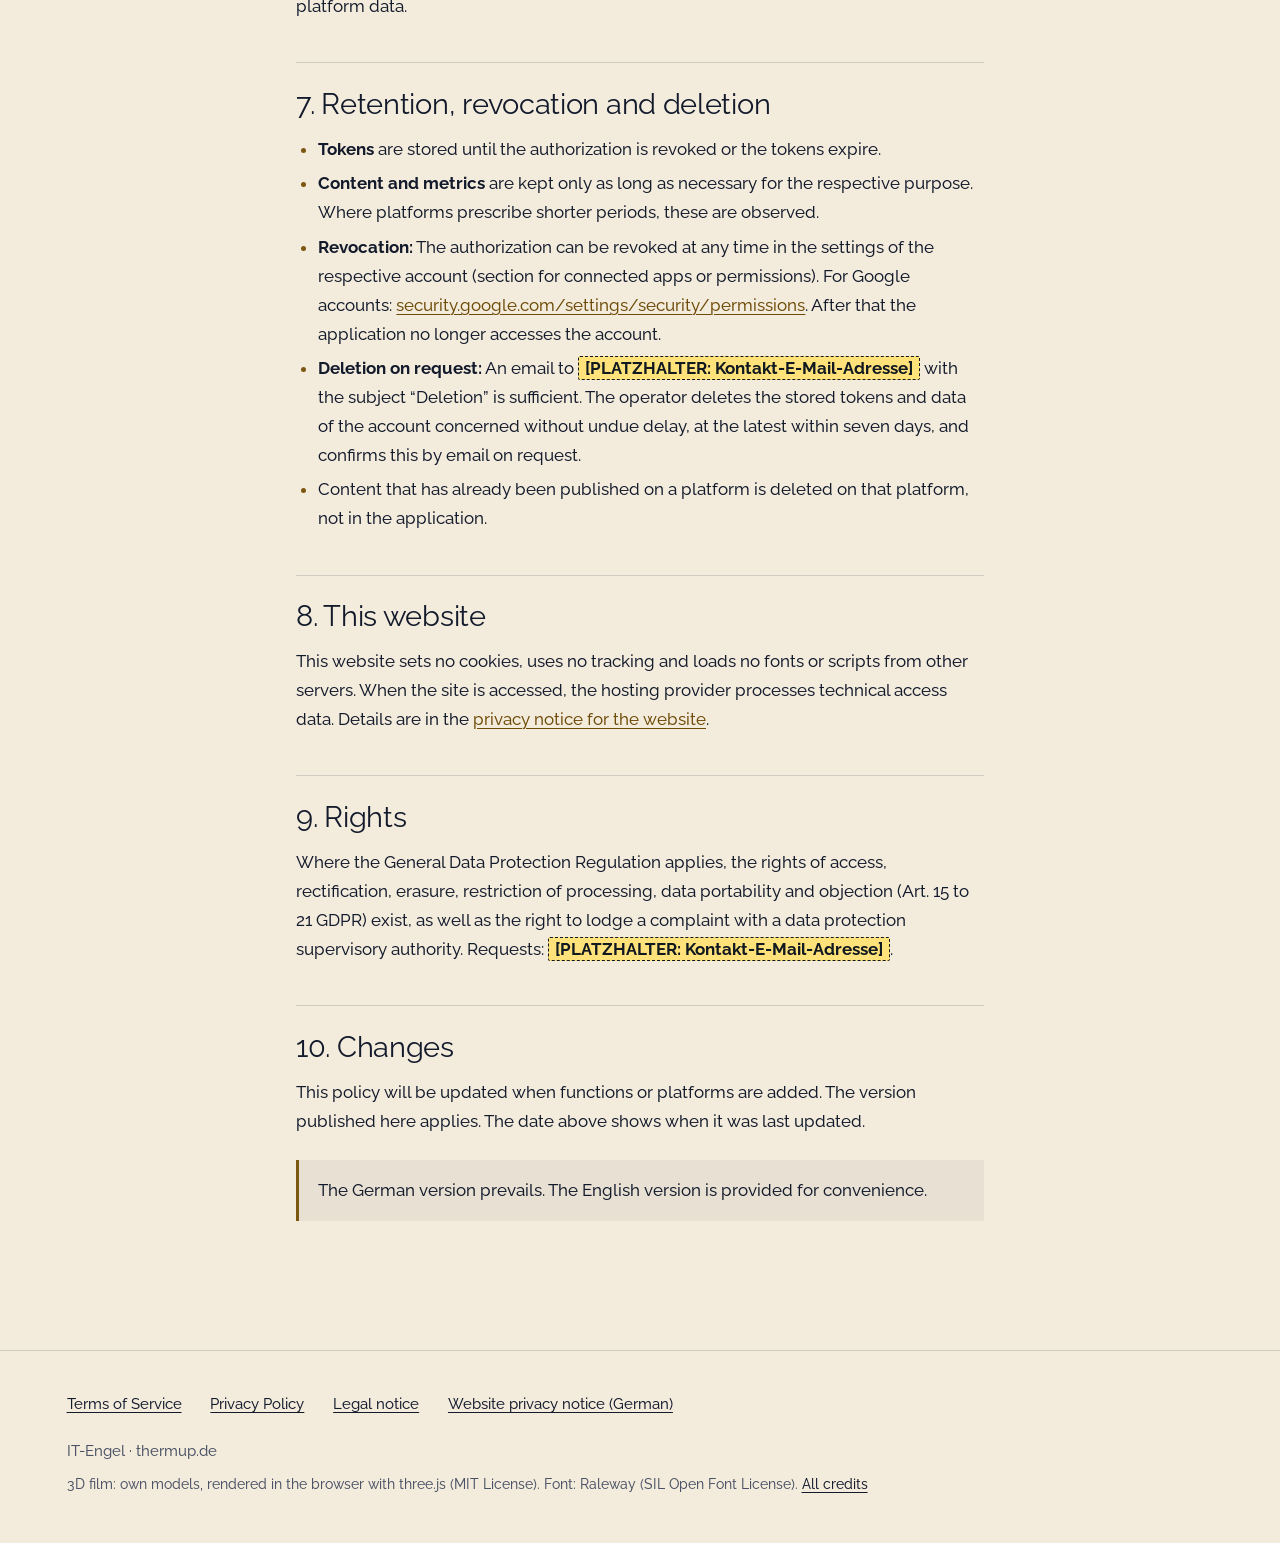
<file: privacy.html>
<!doctype html>
<html lang="de" data-sprachen="de en" data-titel-de="Datenschutz (Anwendung) · IT-Engel" data-titel-en="Privacy Policy · IT-Engel">
<head>
<meta charset="utf-8">
<meta name="viewport" content="width=device-width, initial-scale=1">
<meta http-equiv="Content-Security-Policy" content="default-src 'none'; script-src 'self'; style-src 'self'; img-src 'self'; font-src 'self'; base-uri 'none'; form-action 'none'">
<title>Datenschutz · Privacy Policy · IT-Engel</title>
<meta name="description" content="Datenschutzerklärung der Anwendung AACA-Publisher: welche Daten verarbeitet werden, wo sie liegen und wie sie gelöscht werden. / Privacy Policy of the AACA-Publisher application: what data is processed, where it is stored and how it is deleted.">
<link rel="stylesheet" href="style.css?v=18">
<link rel="icon" href="favicon.svg" type="image/svg+xml">
<script src="site.js?v=18"></script>
</head>
<body>
<div class="bereich" id="bereich">
<a class="skip-link" href="#inhalt"><span lang="de">Zum Inhalt springen</span><span class="trenner"> / </span><span lang="en">Skip to content</span></a>

<header class="site-header">
  <div class="wrap">
    <a class="brand" href="index.html"><picture><source media="(prefers-color-scheme: dark)" srcset="logo-kopf-hell.png"><img class="logo" src="logo-kopf.png" width="772" height="658" alt="IT-Engel"></picture></a>
    <nav class="sprachwahl" aria-label="Sprache / Language" data-label-de="Sprache" data-label-en="Language">
      <a href="#de" hreflang="de" lang="de">Deutsch</a>
      <a href="#en" hreflang="en" lang="en">English</a>
    </nav>
  </div>
</header>

<main id="inhalt" class="wrap seite">
  <h1 class="zweisprachig"><span lang="de">Datenschutz</span> <span class="trenner" aria-hidden="true">·</span> <span lang="en">Privacy Policy</span></h1>
  <p class="meta"><span lang="de">Stand: 24. Oktober 2026</span><span class="trenner"> · </span><span lang="en">Last updated: 24 October 2026</span></p>

  <section id="de" lang="de" aria-labelledby="de-1">
    <p class="sprachkopf"><strong>Deutsche Fassung</strong> · <a href="#en" hreflang="en" lang="en">English version</a></p>

    <h2 id="de-1">1. Verantwortlicher und Geltungsbereich</h2>
    <p>Verantwortlich ist der Betreiber dieser Website (Kanäle „<span class="marke">IT-Engel</span>“). Name und Anschrift stehen im <a href="impressum.html">Impressum</a>. Kontakt für Datenschutzfragen: <mark class="platzhalter">[PLATZHALTER: Kontakt-E-Mail-Adresse]</mark>.</p>
    <p>Diese Erklärung gilt für die Anwendung AACA-Publisher. Für den Besuch dieser Website (technische Zugriffsdaten, Kontaktaufnahme, Link-Seite) gilt die <a href="datenschutz.html">Datenschutzerklärung der Website</a>.</p>
    <p>AACA-Publisher wird nur vom Betreiber genutzt. Verarbeitet werden deshalb Daten, die zu den eigenen Konten des Betreibers gehören. Autorisiert eine andere Person die Anwendung, zum Beispiel ein Prüfer der Plattform im Rahmen der App-Prüfung, gelten für deren Daten dieselben Regeln: Es werden nur die in der Autorisierung genannten Daten verarbeitet, nur für den genannten Zweck, nicht weitergegeben und auf Anfrage gelöscht.</p>

    <h2>2. Welche Daten verarbeitet werden</h2>
    <ul>
      <li><strong>Konto-Kennungen:</strong> zum Beispiel die Konto-ID und der Anzeigename des verbundenen Kontos bei der jeweiligen Plattform. Sie dienen dazu, sicherzustellen, dass die Anwendung mit dem richtigen Konto verbunden ist.</li>
      <li><strong>Zugriffs- und Aktualisierungs-Token:</strong> von der Plattform ausgestellte Berechtigungsschlüssel (OAuth-Token), mit denen die Anwendung im Rahmen der erteilten Berechtigungen auf das Konto zugreift. Sie werden nicht veröffentlicht und nicht weitergegeben.</li>
      <li><strong>Inhalte:</strong> Videodateien, Titel, Beschreibungen, Hashtags und Quellenangaben, die der Betreiber veröffentlichen will.</li>
      <li><strong>Kennzahlen des eigenen Kontos:</strong> zum Beispiel Aufrufe oder Reaktionen auf eigene Beiträge, soweit die Plattform sie bereitstellt und der Betreiber den Abruf autorisiert hat.</li>
      <li><strong>Bedienung über Telegram:</strong> die Telegram-Kennung des Betreibers sowie Befehle, Freigaben und Rückmeldungen im Chat mit dem Bot.</li>
    </ul>
    <p>Nicht verarbeitet werden Passwörter der Plattformkonten (die Anmeldung findet bei der Plattform statt, nicht in der Anwendung), Daten anderer Nutzer der Plattformen und Zahlungsdaten.</p>

    <h2>3. Wofür die Daten verwendet werden</h2>
    <p>Die Daten werden ausschließlich für die beschriebenen Funktionen verwendet: Videos und Beiträge auf den eigenen Konten des Betreibers veröffentlichen, prüfen, dass das richtige Konto verbunden ist, eigene Beiträge auswerten und die Anwendung über Telegram bedienen. Die Daten werden nicht verkauft, nicht zu Werbezwecken weitergegeben und nicht für Profile über andere Personen genutzt.</p>

    <h2>4. Die einzelnen Dienste</h2>
    <p>Die Anwendung ist ausschließlich mit den hier genannten Diensten verbunden.</p>

    <h3>4.1 YouTube und Google</h3>
    <p>AACA-Publisher nutzt die YouTube API Services (YouTube Data API). Damit kann die Anwendung Videos auf den Kanal des Betreibers hochladen und Kennzahlen des Kanals abrufen. Es gelten die <a href="https://policies.google.com/privacy">Datenschutzerklärung von Google</a> und die <a href="https://www.youtube.com/t/terms">YouTube-Nutzungsbedingungen</a>.</p>
    <p>Verarbeitet werden die Kanal-Kennung, Token, hochgeladene Videos mit Titel, Beschreibung und Schlagwörtern sowie Kennzahlen des Kanals. Diese Daten dienen nur dazu, Videos des Betreibers zu veröffentlichen und auszuwerten. Sie werden nicht an Dritte weitergegeben. Die Anwendung zeigt keine Werbung Dritter an und speichert oder liest keine Cookies oder vergleichbaren Daten auf Geräten von Nutzern. Der Zugriff kann jederzeit unter <a href="https://security.google.com/settings/security/permissions">security.google.com/settings/security/permissions</a> widerrufen werden. Auf Anfrage werden gespeicherte Daten aus den YouTube API Services innerhalb von sieben Tagen gelöscht. Bei Fragen oder Beschwerden zum Datenschutz: <mark class="platzhalter">[PLATZHALTER: Kontakt-E-Mail-Adresse]</mark>.</p>

    <h3>4.2 Instagram und Facebook (Meta)</h3>
    <p>Über die Schnittstellen von Meta (Graph API) kann die Anwendung Videos auf dem Instagram-Konto und der Facebook-Seite des Betreibers veröffentlichen und Kennzahlen dieser Konten abrufen. Verarbeitet werden Konto- bzw. Seiten-Kennungen, Token, Inhalte und Kennzahlen im Sinne von Abschnitt 2. Es gelten die <a href="https://developers.facebook.com/terms/">Plattformbedingungen von Meta</a> und die <a href="https://www.facebook.com/privacy/policy/">Datenschutzrichtlinie von Meta</a>. Wie Daten gelöscht werden, steht in <a href="#data-deletion-de">Abschnitt 7</a>.</p>

    <h3>4.3 Pinterest</h3>
    <p>Über die Pinterest API kann die Anwendung Pins auf den Pinnwänden des Betreibers erstellen und Kennzahlen eigener Pins abrufen. Entsprechend den Entwicklerrichtlinien von Pinterest werden über die API abgerufene Informationen nicht dauerhaft gespeichert, abgesehen von Token und den eigenen Inhalten des Betreibers. Weitere Informationen: <a href="https://policy.pinterest.com/en/privacy-policy">Datenschutzerklärung von Pinterest</a>.</p>

    <h3>4.4 Telegram</h3>
    <p>Der Betreiber bedient AACA-Publisher über einen Telegram-Bot. Nachrichten im Chat mit dem Bot werden von Telegram verarbeitet (<a href="https://telegram.org/privacy">Datenschutzerklärung von Telegram</a>). Der Bot führt nur Anweisungen des Betreibers aus.</p>

    <h2>5. Speicherung und Sicherheit</h2>
    <p>Die Daten werden lokal auf Geräten des Betreibers oder auf einem vom Betreiber selbst verwalteten Server gespeichert. Token liegen in einer Konfigurationsdatei, die nicht öffentlich zugänglich ist. Zugriff hat nur der Betreiber.</p>

    <h2>6. Weitergabe</h2>
    <p>Die Daten werden nicht verkauft. Empfänger sind nur die Dienste, über die die Anwendung arbeitet: die jeweilige Plattform (zur Veröffentlichung), Telegram (Bedienkanal) und der Hosting-Anbieter dieser Website (technische Zugriffsdaten, siehe <a href="datenschutz.html">Datenschutzerklärung der Website</a>). Token, Kontodaten und Kennzahlen aus den Plattform-Schnittstellen werden nicht an weitere Dritte übermittelt.</p>
    <p>Für die Erstellung der Inhalte können externe Dienste angefragt werden, etwa für Sprachsynthese oder Stock-Material. Dabei werden nur Texte bzw. Suchbegriffe übermittelt, keine Konto- oder Plattformdaten.</p>

    <h2 id="data-deletion-de">7. Aufbewahrung, Widerruf und Löschung</h2>
    <ul>
      <li><strong>Token</strong> werden gespeichert, bis die Autorisierung widerrufen wird oder die Token ablaufen.</li>
      <li><strong>Inhalte und Kennzahlen</strong> werden nur so lange aufbewahrt, wie es für den jeweiligen Zweck nötig ist. Geben Plattformen kürzere Fristen vor, werden diese beachtet.</li>
      <li><strong>Widerruf:</strong> Die Autorisierung kann jederzeit in den Einstellungen des jeweiligen Kontos widerrufen werden (Bereich für verbundene Apps bzw. Berechtigungen). Für Google-Konten: <a href="https://security.google.com/settings/security/permissions">security.google.com/settings/security/permissions</a>. Danach greift die Anwendung nicht mehr auf das Konto zu.</li>
      <li><strong>Löschung auf Anfrage:</strong> Eine E-Mail an <mark class="platzhalter">[PLATZHALTER: Kontakt-E-Mail-Adresse]</mark> mit dem Betreff „Löschung“ genügt. Der Betreiber löscht die gespeicherten Token und Daten des betroffenen Kontos unverzüglich, spätestens innerhalb von sieben Tagen, und bestätigt das auf Wunsch per E-Mail.</li>
      <li>Inhalte, die bereits bei einer Plattform veröffentlicht wurden, werden auf der jeweiligen Plattform gelöscht, nicht in der Anwendung.</li>
    </ul>

    <h2>8. Diese Website</h2>
    <p>Diese Website setzt keine Cookies, verwendet kein Tracking und lädt keine Schriften oder Skripte von fremden Servern. Beim Aufruf verarbeitet der Hosting-Anbieter technische Zugriffsdaten. Einzelheiten stehen in der <a href="datenschutz.html">Datenschutzerklärung der Website</a>.</p>

    <h2>9. Rechte</h2>
    <p>Soweit die Datenschutz-Grundverordnung anwendbar ist, bestehen die Rechte auf Auskunft, Berichtigung, Löschung, Einschränkung der Verarbeitung, Datenübertragbarkeit und Widerspruch (Art. 15 bis 21 DSGVO) sowie das Recht auf Beschwerde bei einer Datenschutz-Aufsichtsbehörde. Anfragen: <mark class="platzhalter">[PLATZHALTER: Kontakt-E-Mail-Adresse]</mark>.</p>

    <h2>10. Änderungen</h2>
    <p>Diese Erklärung wird angepasst, wenn Funktionen oder Plattformen hinzukommen. Es gilt die jeweils hier veröffentlichte Fassung. Das Datum oben nennt den Stand.</p>

    <p class="hinweis">Maßgeblich ist die deutsche Fassung. Die englische Fassung dient dem besseren Verständnis.</p>
  </section>

  <section id="en" lang="en" aria-labelledby="en-1">
    <p class="sprachkopf"><strong>English version</strong> · <a href="#de" hreflang="de" lang="de">Deutsche Fassung</a></p>

    <h2 id="en-1">1. Controller and scope</h2>
    <p>The controller is the operator of this website (the “<span class="marke">IT-Engel</span>” channels). Name and address are in the <a href="impressum.html">Impressum</a> (legal notice). Contact for privacy questions: <mark class="platzhalter">[PLATZHALTER: Kontakt-E-Mail-Adresse]</mark>.</p>
    <p>This policy applies to the AACA-Publisher application. For visits to this website (technical access data, contact, link page) the <a href="datenschutz.html">privacy notice for the website</a> (in German) applies.</p>
    <p>AACA-Publisher is used only by the operator. It therefore processes data that belongs to the operator’s own accounts. If another person authorizes the application, for example a platform reviewer during app review, the same rules apply to that person’s data: only the data named in the authorization is processed, only for the stated purpose, it is not passed on, and it is deleted on request.</p>

    <h2>2. What data is processed</h2>
    <ul>
      <li><strong>Account identifiers:</strong> for example the account ID and display name of the connected account on the respective platform. They are used to make sure the application is connected to the correct account.</li>
      <li><strong>Access and refresh tokens:</strong> authorization keys (OAuth tokens) issued by the platform, with which the application accesses the account within the permissions granted. They are not published and not passed on.</li>
      <li><strong>Content:</strong> video files, titles, descriptions, hashtags and source references that the operator wants to publish.</li>
      <li><strong>Metrics of the operator’s own account:</strong> for example views or reactions to the operator’s own posts, where the platform provides them and the operator has authorized retrieval.</li>
      <li><strong>Control via Telegram:</strong> the operator’s Telegram identifier as well as commands, approvals and replies in the chat with the bot.</li>
    </ul>
    <p>Not processed are passwords of the platform accounts (login takes place at the platform, not in the application), data of other users of the platforms, and payment data.</p>

    <h2>3. What the data is used for</h2>
    <p>The data is used exclusively for the functions described: publishing videos and posts to the operator’s own accounts, checking that the correct account is connected, evaluating the operator’s own posts, and controlling the application via Telegram. The data is not sold, not passed on for advertising purposes and not used to build profiles of other people.</p>

    <h2>4. The individual services</h2>
    <p>The application is connected only to the services named here.</p>

    <h3>4.1 YouTube and Google</h3>
    <p>AACA-Publisher uses YouTube API Services (YouTube Data API). With it the application can upload videos to the operator’s channel and retrieve metrics of the channel. The <a href="https://policies.google.com/privacy">Google Privacy Policy</a> and the <a href="https://www.youtube.com/t/terms">YouTube Terms of Service</a> apply.</p>
    <p>Processed are the channel identifier, tokens, uploaded videos with title, description and tags, and metrics of the channel. This data is used only to publish and evaluate the operator’s videos. It is not passed on to third parties. The application does not serve third-party advertising and does not store or read cookies or similar data on users’ devices. Access can be revoked at any time at <a href="https://security.google.com/settings/security/permissions">security.google.com/settings/security/permissions</a>. On request, stored data from YouTube API Services is deleted within seven days. For privacy questions or complaints: <mark class="platzhalter">[PLATZHALTER: Kontakt-E-Mail-Adresse]</mark>.</p>

    <h3>4.2 Instagram and Facebook (Meta)</h3>
    <p>Through Meta’s interfaces (Graph API) the application can publish videos to the operator’s Instagram account and Facebook Page and retrieve metrics of these accounts. Processed are account or page identifiers, tokens, content and metrics as described in section 2. The <a href="https://developers.facebook.com/terms/">Meta Platform Terms</a> and the <a href="https://www.facebook.com/privacy/policy/">Meta Privacy Policy</a> apply. How data is deleted is described in <a href="#data-deletion">section 7</a>.</p>

    <h3>4.3 Pinterest</h3>
    <p>Through the Pinterest API the application can create Pins on the operator’s boards and retrieve metrics of the operator’s own Pins. In line with Pinterest’s developer guidelines, information retrieved through the API is not stored permanently, apart from tokens and the operator’s own content. Further information: <a href="https://policy.pinterest.com/en/privacy-policy">Pinterest Privacy Policy</a>.</p>

    <h3>4.4 Telegram</h3>
    <p>The operator controls AACA-Publisher through a Telegram bot. Messages in the chat with the bot are processed by Telegram (<a href="https://telegram.org/privacy">Telegram Privacy Policy</a>). The bot executes instructions from the operator only.</p>

    <h2>5. Storage and security</h2>
    <p>The data is stored locally on devices of the operator or on a server managed by the operator. Tokens are kept in a configuration file that is not publicly accessible. Only the operator has access.</p>

    <h2>6. Sharing</h2>
    <p>The data is not sold. Recipients are only the services through which the application works: the respective platform (for publishing), Telegram (control channel) and the hosting provider of this website (technical access data, see the <a href="datenschutz.html">privacy notice for the website</a>). Tokens, account data and metrics from the platform interfaces are not passed on to any further third parties.</p>
    <p>External services may be queried to produce content, for example for speech synthesis or stock material. Only texts or search terms are transmitted in doing so, no account or platform data.</p>

    <h2 id="data-deletion">7. Retention, revocation and deletion</h2>
    <ul>
      <li><strong>Tokens</strong> are stored until the authorization is revoked or the tokens expire.</li>
      <li><strong>Content and metrics</strong> are kept only as long as necessary for the respective purpose. Where platforms prescribe shorter periods, these are observed.</li>
      <li><strong>Revocation:</strong> The authorization can be revoked at any time in the settings of the respective account (section for connected apps or permissions). For Google accounts: <a href="https://security.google.com/settings/security/permissions">security.google.com/settings/security/permissions</a>. After that the application no longer accesses the account.</li>
      <li><strong>Deletion on request:</strong> An email to <mark class="platzhalter">[PLATZHALTER: Kontakt-E-Mail-Adresse]</mark> with the subject “Deletion” is sufficient. The operator deletes the stored tokens and data of the account concerned without undue delay, at the latest within seven days, and confirms this by email on request.</li>
      <li>Content that has already been published on a platform is deleted on that platform, not in the application.</li>
    </ul>

    <h2>8. This website</h2>
    <p>This website sets no cookies, uses no tracking and loads no fonts or scripts from other servers. When the site is accessed, the hosting provider processes technical access data. Details are in the <a href="datenschutz.html">privacy notice for the website</a>.</p>

    <h2>9. Rights</h2>
    <p>Where the General Data Protection Regulation applies, the rights of access, rectification, erasure, restriction of processing, data portability and objection (Art. 15 to 21 GDPR) exist, as well as the right to lodge a complaint with a data protection supervisory authority. Requests: <mark class="platzhalter">[PLATZHALTER: Kontakt-E-Mail-Adresse]</mark>.</p>

    <h2>10. Changes</h2>
    <p>This policy will be updated when functions or platforms are added. The version published here applies. The date above shows when it was last updated.</p>

    <p class="hinweis">The German version prevails. The English version is provided for convenience.</p>
  </section>
</main>

<footer class="site-footer">
  <div class="wrap">
    <nav aria-label="Rechtliches / Legal" data-label-de="Rechtliches" data-label-en="Legal">
      <ul>
        <li><a href="terms.html"><span lang="en">Terms of Service</span><span class="trenner"> / </span><span lang="de">Nutzungsbedingungen</span></a></li>
        <li><a href="privacy.html"><span lang="en">Privacy Policy</span><span class="trenner"> / </span><span lang="de">Datenschutz (Anwendung)</span></a></li>
        <li><a href="impressum.html"><span lang="de">Impressum</span><span class="trenner"> / </span><span lang="en">Legal notice</span></a></li>
        <li><a href="datenschutz.html" hreflang="de"><span lang="de">Datenschutzerklärung (Website)</span><span class="trenner"> / </span><span lang="en">Website privacy notice (German)</span></a></li>
      </ul>
    </nav>
    <p><span class="marke">IT-Engel</span> · thermup.de</p>
    <p class="material"><span lang="de">3D-Film: eigene Modelle, im Browser gerendert mit three.js (MIT-Lizenz). Schrift: Raleway (SIL Open Font License). <a href="assets/CREDITS.txt">Alle Nachweise</a></span> <span lang="en">3D film: own models, rendered in the browser with three.js (MIT License). Font: Raleway (SIL Open Font License). <a href="assets/CREDITS.txt" hreflang="de">All credits</a></span></p>
  </div>
</footer>
</div>
</body>
</html>
</file>
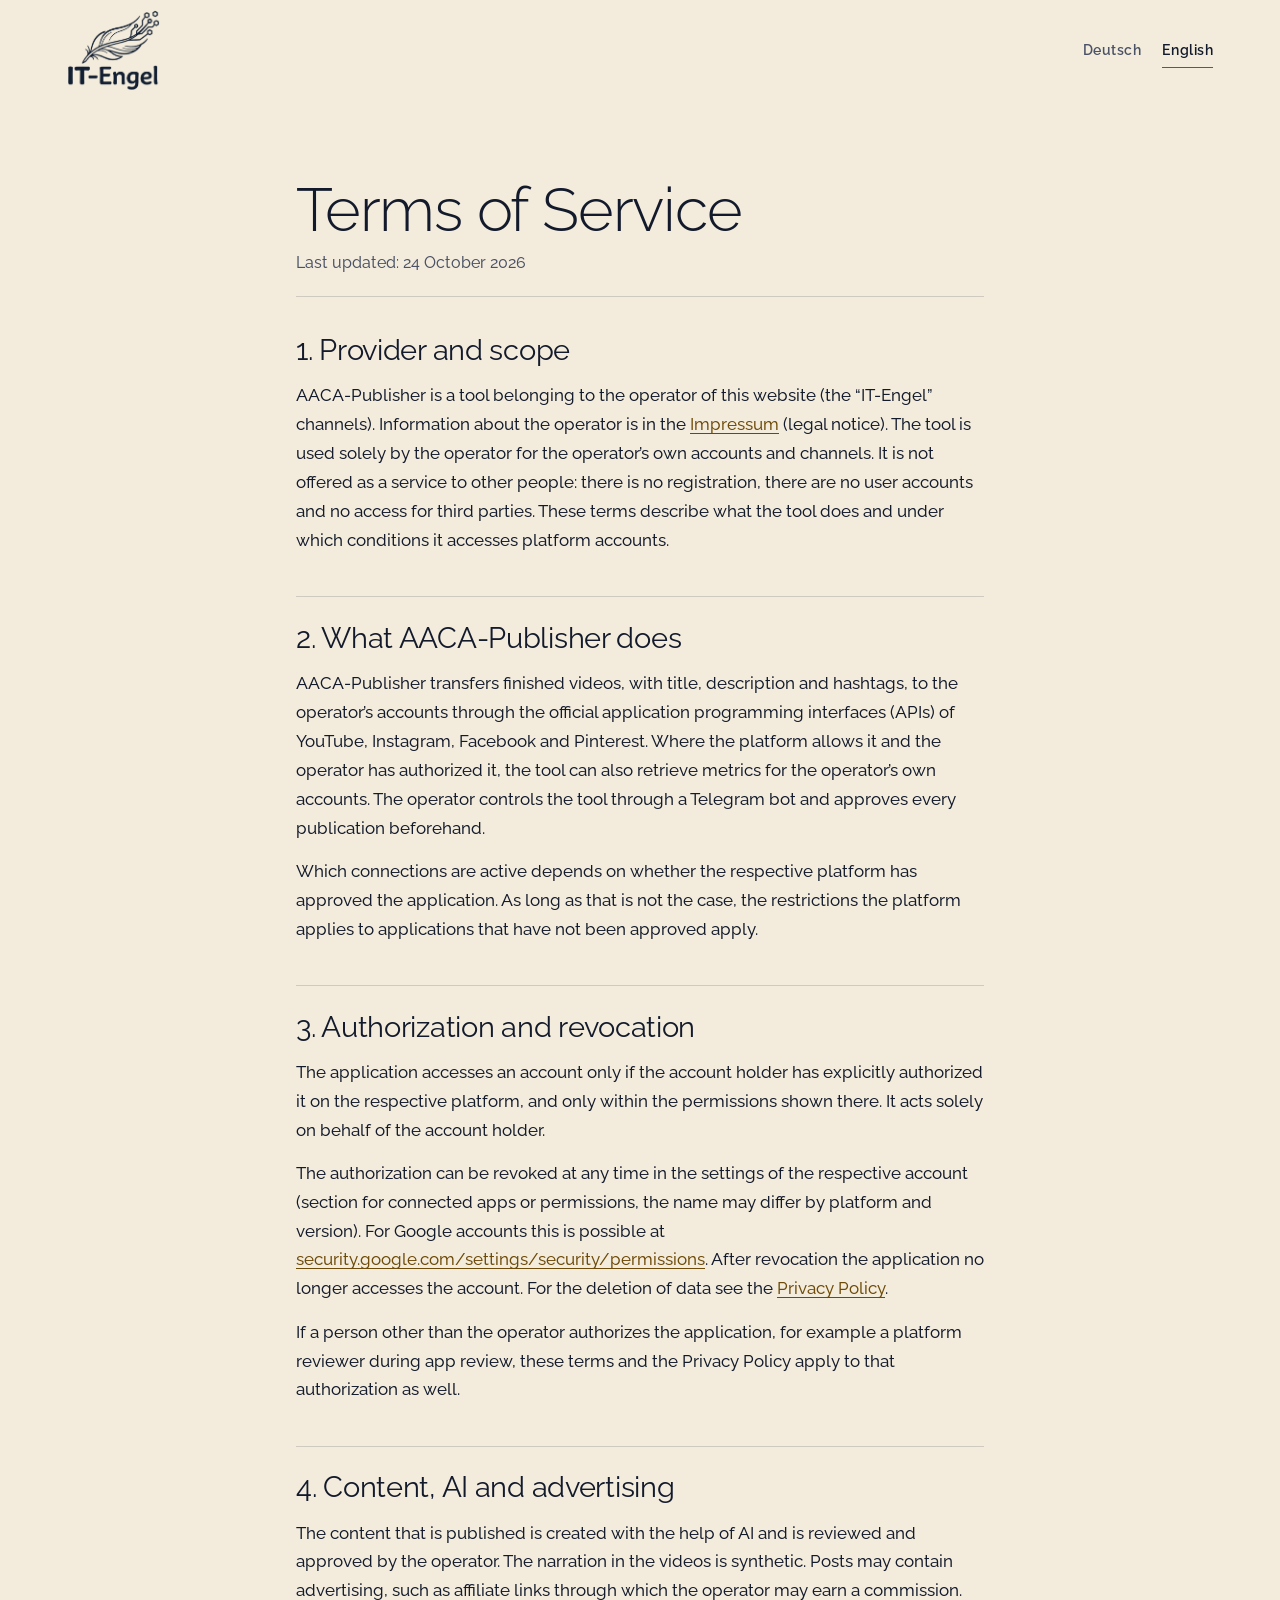
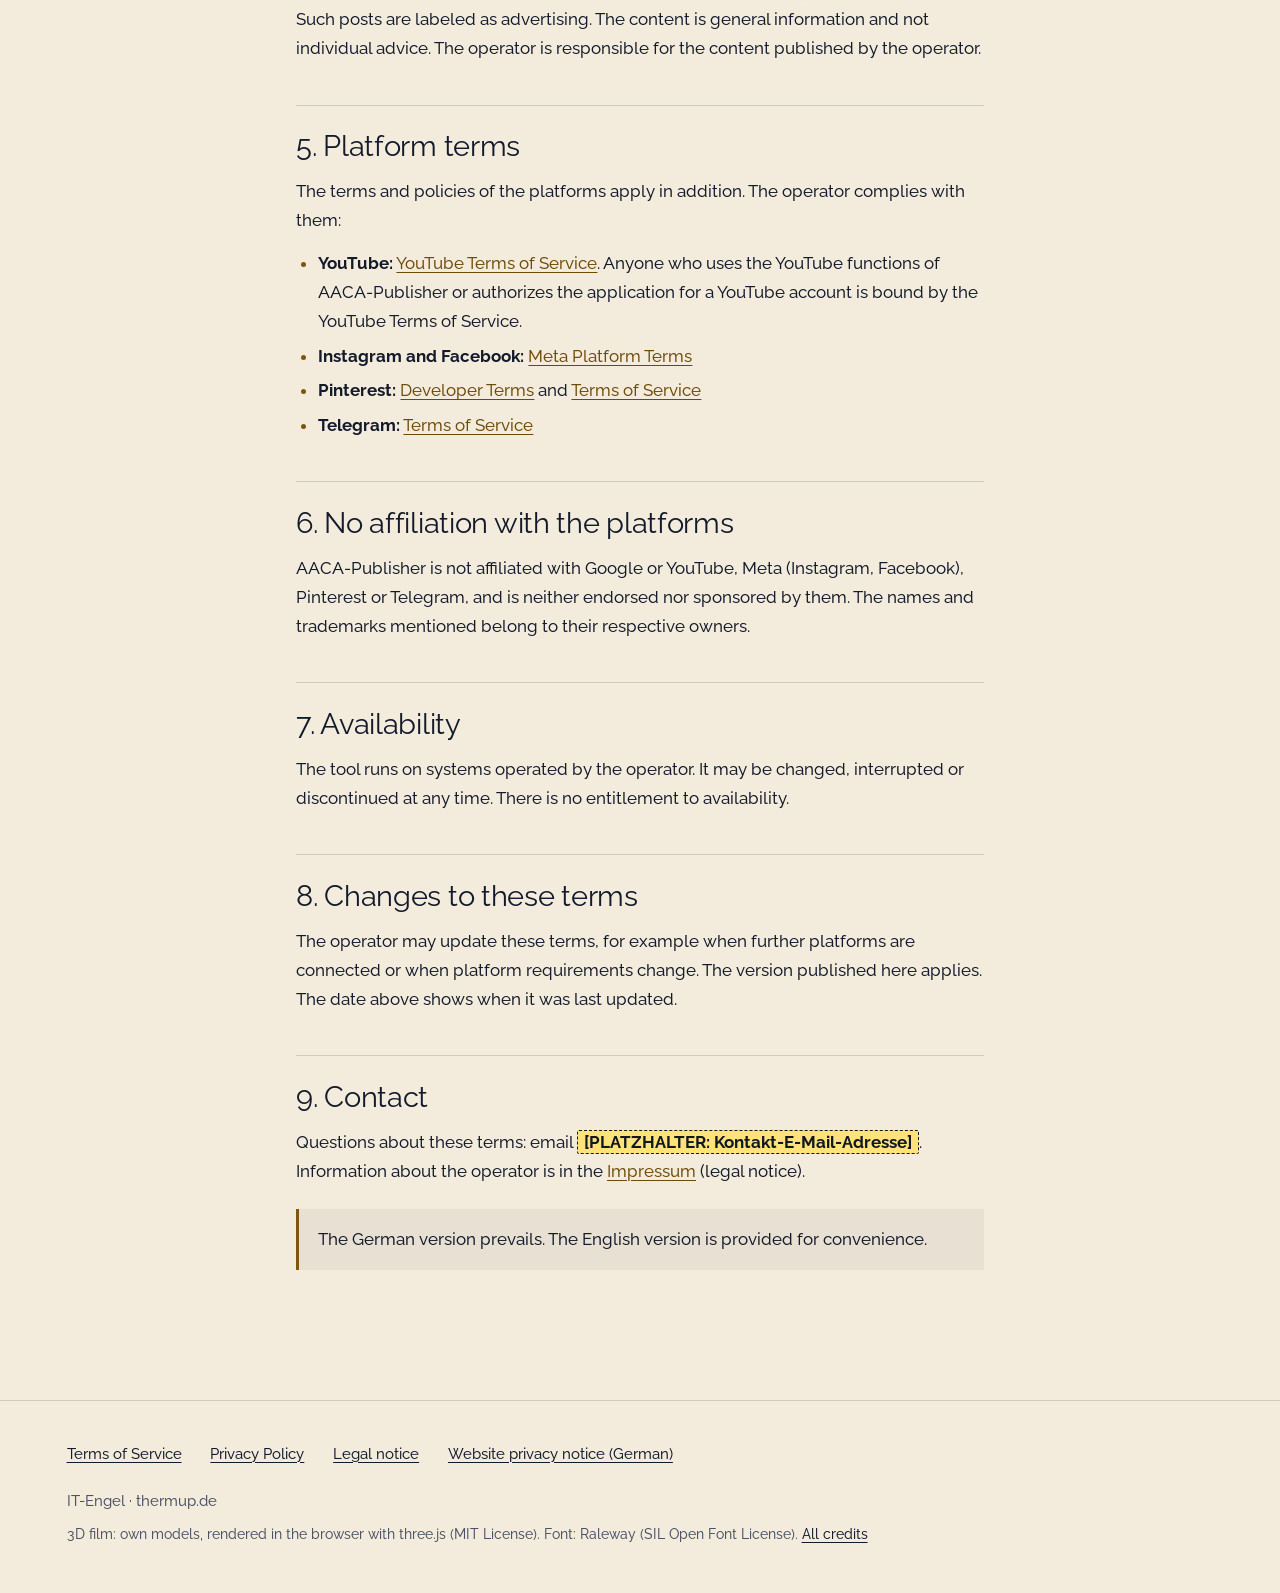
<file: terms.html>
<!doctype html>
<html lang="de" data-sprachen="de en" data-titel-de="Nutzungsbedingungen · IT-Engel" data-titel-en="Terms of Service · IT-Engel">
<head>
<meta charset="utf-8">
<meta name="viewport" content="width=device-width, initial-scale=1">
<meta http-equiv="Content-Security-Policy" content="default-src 'none'; script-src 'self'; style-src 'self'; img-src 'self'; font-src 'self'; base-uri 'none'; form-action 'none'">
<title>Nutzungsbedingungen · Terms of Service · IT-Engel</title>
<meta name="description" content="Nutzungsbedingungen von AACA-Publisher, einem Werkzeug des Betreibers für die eigenen Konten. / Terms of Service of AACA-Publisher, a tool the operator uses for their own accounts.">
<link rel="stylesheet" href="style.css?v=18">
<link rel="icon" href="favicon.svg" type="image/svg+xml">
<script src="site.js?v=18"></script>
</head>
<body>
<div class="bereich" id="bereich">
<a class="skip-link" href="#inhalt"><span lang="de">Zum Inhalt springen</span><span class="trenner"> / </span><span lang="en">Skip to content</span></a>

<header class="site-header">
  <div class="wrap">
    <a class="brand" href="index.html"><picture><source media="(prefers-color-scheme: dark)" srcset="logo-kopf-hell.png"><img class="logo" src="logo-kopf.png" width="772" height="658" alt="IT-Engel"></picture></a>
    <nav class="sprachwahl" aria-label="Sprache / Language" data-label-de="Sprache" data-label-en="Language">
      <a href="#de" hreflang="de" lang="de">Deutsch</a>
      <a href="#en" hreflang="en" lang="en">English</a>
    </nav>
  </div>
</header>

<main id="inhalt" class="wrap seite">
  <h1 class="zweisprachig"><span lang="de">Nutzungs&shy;bedingungen</span> <span class="trenner" aria-hidden="true">·</span> <span lang="en">Terms of Service</span></h1>
  <p class="meta"><span lang="de">Stand: 24. Oktober 2026</span><span class="trenner"> · </span><span lang="en">Last updated: 24 October 2026</span></p>

  <section id="de" lang="de" aria-labelledby="de-1">
    <p class="sprachkopf"><strong>Deutsche Fassung</strong> · <a href="#en" hreflang="en" lang="en">English version</a></p>

    <h2 id="de-1">1. Anbieter und Geltungsbereich</h2>
    <p>AACA-Publisher ist ein Werkzeug des Betreibers dieser Website (Kanäle „<span class="marke">IT-Engel</span>“). Die Angaben zum Betreiber stehen im <a href="impressum.html">Impressum</a>. Das Werkzeug wird ausschließlich vom Betreiber für dessen eigene Konten und Kanäle genutzt. Es wird nicht als Dienst für andere Personen angeboten: Es gibt keine Registrierung, keine Benutzerkonten und keinen Zugang für Dritte. Diese Bedingungen beschreiben, was das Werkzeug tut und unter welchen Voraussetzungen es auf Plattformkonten zugreift.</p>

    <h2>2. Was AACA-Publisher tut</h2>
    <p>AACA-Publisher übergibt fertige Videos samt Titel, Beschreibung und Hashtags über die offiziellen Programmierschnittstellen (APIs) von YouTube, Instagram, Facebook und Pinterest an die Konten des Betreibers. Soweit die Plattform es erlaubt und der Betreiber es autorisiert hat, kann das Werkzeug außerdem Kennzahlen der eigenen Konten abrufen. Der Betreiber bedient das Werkzeug über einen Telegram-Bot und gibt jede Veröffentlichung vorher frei.</p>
    <p>Welche Verbindungen aktiv sind, hängt davon ab, ob die jeweilige Plattform die Anwendung freigegeben hat. Solange das nicht der Fall ist, gelten für die Anwendung die Beschränkungen, die die Plattform für nicht freigegebene Anwendungen vorsieht.</p>

    <h2>3. Autorisierung und Widerruf</h2>
    <p>Die Anwendung greift nur dann auf ein Konto zu, wenn der Kontoinhaber sie bei der jeweiligen Plattform ausdrücklich autorisiert hat, und nur im Rahmen der dort angezeigten Berechtigungen. Sie handelt dabei ausschließlich im Auftrag des Kontoinhabers.</p>
    <p>Die Autorisierung kann jederzeit in den Einstellungen des jeweiligen Kontos widerrufen werden (Bereich für verbundene Apps bzw. Berechtigungen, die Bezeichnung kann je nach Plattform und Version abweichen). Für Google-Konten ist das unter <a href="https://security.google.com/settings/security/permissions">security.google.com/settings/security/permissions</a> möglich. Nach einem Widerruf greift die Anwendung nicht mehr auf das Konto zu. Zur Löschung von Daten siehe die <a href="privacy.html#data-deletion-de">Datenschutzerklärung</a>.</p>
    <p>Autorisiert eine andere Person als der Betreiber die Anwendung, zum Beispiel ein Prüfer der Plattform im Rahmen der App-Prüfung, gelten diese Bedingungen und die Datenschutzerklärung für diese Autorisierung ebenso.</p>

    <h2>4. Inhalte, KI und Werbung</h2>
    <p>Die veröffentlichten Inhalte entstehen mit Unterstützung von KI und werden vom Betreiber geprüft und freigegeben. Die Sprecherstimme der Videos ist synthetisch. Beiträge können Werbung enthalten, etwa Affiliate-Links, mit denen der Betreiber eine Provision verdienen kann. Solche Beiträge werden als Werbung gekennzeichnet. Die Inhalte sind allgemeine Informationen und keine individuelle Beratung. Für die von ihm veröffentlichten Inhalte ist der Betreiber verantwortlich.</p>

    <h2>5. Bedingungen der Plattformen</h2>
    <p>Zusätzlich gelten die Bedingungen und Richtlinien der Plattformen, die der Betreiber beachtet:</p>
    <ul>
      <li><strong>YouTube:</strong> <a href="https://www.youtube.com/t/terms">YouTube-Nutzungsbedingungen</a>. Wer die YouTube-Funktionen von AACA-Publisher nutzt oder die Anwendung für ein YouTube-Konto autorisiert, ist an die YouTube-Nutzungsbedingungen gebunden.</li>
      <li><strong>Instagram und Facebook:</strong> <a href="https://developers.facebook.com/terms/">Plattformbedingungen von Meta</a></li>
      <li><strong>Pinterest:</strong> <a href="https://developers.pinterest.com/terms/">Developer Terms</a> und <a href="https://policy.pinterest.com/en/terms-of-service">Nutzungsbedingungen</a></li>
      <li><strong>Telegram:</strong> <a href="https://telegram.org/tos">Nutzungsbedingungen</a></li>
    </ul>

    <h2>6. Keine Verbindung zu den Plattformen</h2>
    <p>AACA-Publisher steht in keiner Verbindung zu Google bzw. YouTube, Meta (Instagram, Facebook), Pinterest oder Telegram und wird von diesen weder gefördert noch unterstützt. Die genannten Namen und Marken gehören ihren jeweiligen Inhabern.</p>

    <h2>7. Verfügbarkeit</h2>
    <p>Das Werkzeug läuft auf Systemen des Betreibers. Es kann jederzeit geändert, unterbrochen oder eingestellt werden. Ein Anspruch auf Verfügbarkeit besteht nicht.</p>

    <h2>8. Änderungen dieser Bedingungen</h2>
    <p>Der Betreiber kann diese Bedingungen anpassen, zum Beispiel wenn weitere Plattformen angebunden werden oder sich Vorgaben der Plattformen ändern. Es gilt die jeweils hier veröffentlichte Fassung. Das Datum oben nennt den Stand.</p>

    <h2>9. Kontakt</h2>
    <p>Fragen zu diesen Bedingungen: E-Mail <mark class="platzhalter">[PLATZHALTER: Kontakt-E-Mail-Adresse]</mark>. Angaben zum Betreiber stehen im <a href="impressum.html">Impressum</a>.</p>

    <p class="hinweis">Maßgeblich ist die deutsche Fassung. Die englische Fassung dient dem besseren Verständnis.</p>
  </section>

  <section id="en" lang="en" aria-labelledby="en-1">
    <p class="sprachkopf"><strong>English version</strong> · <a href="#de" hreflang="de" lang="de">Deutsche Fassung</a></p>

    <h2 id="en-1">1. Provider and scope</h2>
    <p>AACA-Publisher is a tool belonging to the operator of this website (the “<span class="marke">IT-Engel</span>” channels). Information about the operator is in the <a href="impressum.html">Impressum</a> (legal notice). The tool is used solely by the operator for the operator’s own accounts and channels. It is not offered as a service to other people: there is no registration, there are no user accounts and no access for third parties. These terms describe what the tool does and under which conditions it accesses platform accounts.</p>

    <h2>2. What AACA-Publisher does</h2>
    <p>AACA-Publisher transfers finished videos, with title, description and hashtags, to the operator’s accounts through the official application programming interfaces (APIs) of YouTube, Instagram, Facebook and Pinterest. Where the platform allows it and the operator has authorized it, the tool can also retrieve metrics for the operator’s own accounts. The operator controls the tool through a Telegram bot and approves every publication beforehand.</p>
    <p>Which connections are active depends on whether the respective platform has approved the application. As long as that is not the case, the restrictions the platform applies to applications that have not been approved apply.</p>

    <h2>3. Authorization and revocation</h2>
    <p>The application accesses an account only if the account holder has explicitly authorized it on the respective platform, and only within the permissions shown there. It acts solely on behalf of the account holder.</p>
    <p>The authorization can be revoked at any time in the settings of the respective account (section for connected apps or permissions, the name may differ by platform and version). For Google accounts this is possible at <a href="https://security.google.com/settings/security/permissions">security.google.com/settings/security/permissions</a>. After revocation the application no longer accesses the account. For the deletion of data see the <a href="privacy.html#data-deletion">Privacy Policy</a>.</p>
    <p>If a person other than the operator authorizes the application, for example a platform reviewer during app review, these terms and the Privacy Policy apply to that authorization as well.</p>

    <h2>4. Content, AI and advertising</h2>
    <p>The content that is published is created with the help of AI and is reviewed and approved by the operator. The narration in the videos is synthetic. Posts may contain advertising, such as affiliate links through which the operator may earn a commission. Such posts are labeled as advertising. The content is general information and not individual advice. The operator is responsible for the content published by the operator.</p>

    <h2>5. Platform terms</h2>
    <p>The terms and policies of the platforms apply in addition. The operator complies with them:</p>
    <ul>
      <li><strong>YouTube:</strong> <a href="https://www.youtube.com/t/terms">YouTube Terms of Service</a>. Anyone who uses the YouTube functions of AACA-Publisher or authorizes the application for a YouTube account is bound by the YouTube Terms of Service.</li>
      <li><strong>Instagram and Facebook:</strong> <a href="https://developers.facebook.com/terms/">Meta Platform Terms</a></li>
      <li><strong>Pinterest:</strong> <a href="https://developers.pinterest.com/terms/">Developer Terms</a> and <a href="https://policy.pinterest.com/en/terms-of-service">Terms of Service</a></li>
      <li><strong>Telegram:</strong> <a href="https://telegram.org/tos">Terms of Service</a></li>
    </ul>

    <h2>6. No affiliation with the platforms</h2>
    <p>AACA-Publisher is not affiliated with Google or YouTube, Meta (Instagram, Facebook), Pinterest or Telegram, and is neither endorsed nor sponsored by them. The names and trademarks mentioned belong to their respective owners.</p>

    <h2>7. Availability</h2>
    <p>The tool runs on systems operated by the operator. It may be changed, interrupted or discontinued at any time. There is no entitlement to availability.</p>

    <h2>8. Changes to these terms</h2>
    <p>The operator may update these terms, for example when further platforms are connected or when platform requirements change. The version published here applies. The date above shows when it was last updated.</p>

    <h2>9. Contact</h2>
    <p>Questions about these terms: email <mark class="platzhalter">[PLATZHALTER: Kontakt-E-Mail-Adresse]</mark>. Information about the operator is in the <a href="impressum.html">Impressum</a> (legal notice).</p>

    <p class="hinweis">The German version prevails. The English version is provided for convenience.</p>
  </section>
</main>

<footer class="site-footer">
  <div class="wrap">
    <nav aria-label="Rechtliches / Legal" data-label-de="Rechtliches" data-label-en="Legal">
      <ul>
        <li><a href="terms.html"><span lang="en">Terms of Service</span><span class="trenner"> / </span><span lang="de">Nutzungsbedingungen</span></a></li>
        <li><a href="privacy.html"><span lang="en">Privacy Policy</span><span class="trenner"> / </span><span lang="de">Datenschutz (Anwendung)</span></a></li>
        <li><a href="impressum.html"><span lang="de">Impressum</span><span class="trenner"> / </span><span lang="en">Legal notice</span></a></li>
        <li><a href="datenschutz.html" hreflang="de"><span lang="de">Datenschutzerklärung (Website)</span><span class="trenner"> / </span><span lang="en">Website privacy notice (German)</span></a></li>
      </ul>
    </nav>
    <p><span class="marke">IT-Engel</span> · thermup.de</p>
    <p class="material"><span lang="de">3D-Film: eigene Modelle, im Browser gerendert mit three.js (MIT-Lizenz). Schrift: Raleway (SIL Open Font License). <a href="assets/CREDITS.txt">Alle Nachweise</a></span> <span lang="en">3D film: own models, rendered in the browser with three.js (MIT License). Font: Raleway (SIL Open Font License). <a href="assets/CREDITS.txt" hreflang="de">All credits</a></span></p>
  </div>
</footer>
</div>
</body>
</html>
</file>
<file: style.css>
/*
  IT-Engel – gemeinsames Stylesheet für thermup.de

  Keine externen Schriften, kein @import, keine externen Ressourcen und keine
  Inline-Styles (die Seiten setzen eine Content-Security-Policy ohne
  'unsafe-inline'). Schriften und Medien liegen im Ordner assets/. Dunkel ist
  der Standard, Hell folgt der Geräteeinstellung. Bewegung folgt „Bewegung
  reduzieren“ und lässt sich auf der Startseite pausieren (html.ruhe). Ohne
  JavaScript bleibt jede Seite vollständig lesbar.

  Gestaltung: ruhig und handwerklich. Echtes Bild- und Videomaterial trägt die
  Seite, die Oberfläche bleibt zurückhaltend: Creme auf Nachtblau, ein Gold als
  einziger Akzent, Haarlinien statt Kästen, ein Ring (der Halo aus dem Logo) als
  durchgehendes Motiv.
*/

/* ------------------------------------------------------------------ Schriften */

/* Eine Familie für alles: Raleway (variabel, 100 bis 900, aufrecht und kursiv). Große Titel leicht,
   kleine Auszeichnungen in gesperrten Versalien, Ziffern für Nummern in Versalhöhe (lnum). */
@font-face {
  font-family: "Raleway";
  src: url("assets/fonts/Raleway-latin.woff2") format("woff2");
  font-weight: 100 900;
  font-style: normal;
  font-display: swap;
}
@font-face {
  font-family: "Raleway";
  src: url("assets/fonts/Raleway-italic-latin.woff2") format("woff2");
  font-weight: 100 900;
  font-style: italic;
  font-display: swap;
}

/* ------------------------------------------------------------------- Farben */

:root {
  color-scheme: dark light;

  --bg: #080c17;
  --bg-2: #0e1527;
  --ink: #f3ecdc;
  --ink-muted: #b2b9ca;
  --line: rgba(243, 236, 220, .15);
  --line-strong: rgba(243, 236, 220, .34);
  --gold: #e3b45d;
  --gold-fill: #e3b45d;
  --gold-hover: #f0c777;
  --on-gold: #17110a;
  --gold-leise: rgba(227, 180, 93, .13);
  --link: #efcf8c;
  --link-visited: #cdbb9b;
  --focus: #ffd27a;
  --note-bg: rgba(243, 236, 220, .05);
  --warn-bg: #3b300e;
  --warn-border: #d6a431;
  --warn-text: #f7e8c0;
  --mark-bg: #5c4a00;
  --mark-text: #fff4c8;
  --header-bg: rgba(8, 12, 23, .94);
  --scrim: rgba(6, 9, 20, .62);

  --sans: "Raleway", system-ui, -apple-system, "Segoe UI", Roboto, "Helvetica Neue", Arial, sans-serif;
  --mono: ui-monospace, "Cascadia Mono", "SF Mono", Consolas, "Liberation Mono", monospace;
  --ease: cubic-bezier(.22, .7, .2, 1);
  --rand: clamp(1.25rem, 5.2vw, 5rem);
}

@media (prefers-color-scheme: light) {
  :root {
    --bg: #f3ecdc;
    --bg-2: #ebe2cf;
    --ink: #131a2c;
    --ink-muted: #4b5266;
    --line: rgba(19, 26, 44, .16);
    --line-strong: rgba(19, 26, 44, .36);
    --gold: #7d5710;
    --gold-fill: #d9a441;
    --gold-hover: #e6b24f;
    --on-gold: #17110a;
    --gold-leise: rgba(125, 87, 16, .1);
    --link: #6e4a08;
    --link-visited: #5b4a2e;
    --focus: #8a3b00;
    --note-bg: rgba(19, 26, 44, .05);
    --warn-bg: #fff2cc;
    --warn-border: #8a5a00;
    --warn-text: #35260a;
    --mark-bg: #ffe27a;
    --mark-text: #101820;
    --header-bg: rgba(243, 236, 220, .94);
    --scrim: rgba(243, 236, 220, .5);
  }
}

/* -------------------------------------------------------------------- Basis */

*, *::before, *::after { box-sizing: border-box; }

html {
  -webkit-text-size-adjust: 100%;
  text-size-adjust: 100%;
  scroll-padding-top: 5rem;
}

@media (prefers-reduced-motion: no-preference) {
  html { scroll-behavior: smooth; }
}

body {
  display: flex;
  flex-direction: column;
  min-height: 100vh;
  margin: 0;
  background: var(--bg);
  color: var(--ink);
  font-family: var(--sans);
  font-size: 1.0625rem;
  font-weight: 450;
  line-height: 1.68;
  hyphens: auto;
  overflow-wrap: break-word;
  overflow-x: clip;
  -webkit-font-smoothing: antialiased;
  text-rendering: optimizeLegibility;
}

main { flex: 1 0 auto; }

/* Der Inhalt jeder Seite (Kopfzeile, Hauptteil, Fußzeile) steht in einem Rahmen (.bereich). Am Rechner ordnet er nur
   (Fußzeile unten auf kurzen Seiten). Auf Handys und Tablets ist er der eigene Scrollbereich (Klasse eigen-scroll von
   site.js, nur mit Skript): Die Seite scrollt in ihm, das Fenster selbst nicht. So klappt der Browser seine Leisten
   beim Wischen nicht auf und zu, und das Fenster behält seine Größe (siehe site.js). Der Rahmen endet einen Pixel über
   dem unteren Rand: Einen Bereich in genau Fenstergröße behandelt Chrome wie das Fenster selbst, dann klappten die
   Leisten wieder (am Handy in Chrome, Brave und DuckDuckGo gemessen; mit dem body als Bereich klappte die Leiste in
   DuckDuckGo). Kein Nachziehen über den Rand hinaus und kein „Ziehen zum Aktualisieren“, wie in einer App. */
.bereich { display: flex; flex: 1 0 auto; flex-direction: column; min-width: 0; }
html.eigen-scroll, html.eigen-scroll body { height: 100%; overflow: hidden; }
/* Kopfzeile wie die Leiste einer App: deckend (sonst schien der Text darunter durch, am Handy deutlich zu sehen) */
html.eigen-scroll { scroll-padding-top: 0; --header-bg: var(--bg); }
html.eigen-scroll body { min-height: 0; }
html.eigen-scroll .bereich {
  position: fixed;
  inset: 0 0 1px 0;
  overflow: hidden auto;
  overscroll-behavior: none;
  scroll-padding-top: 5rem;
}
@media (prefers-reduced-motion: no-preference) {
  html.eigen-scroll { scroll-behavior: auto; }
  html.eigen-scroll .bereich { scroll-behavior: smooth; }
}
/* Drucken (auch vom Handy): die ganze Seite, nicht nur der sichtbare Ausschnitt des Rahmens */
@media print {
  html.eigen-scroll, html.eigen-scroll body { height: auto; overflow: visible; }
  html.eigen-scroll .bereich { position: static; overflow: visible; }
}
/* Wie eine App: kein grauer Blitz beim Antippen (Rückmeldung geben die Elemente selbst), kein Doppeltipp-Zoom auf
   Bedienelementen, und langes Drücken markiert keine Wörter der Bedienung (Texte bleiben markierbar). */
html { -webkit-tap-highlight-color: transparent; }
a, button, summary { touch-action: manipulation; }
.site-header, .kanal-wahl, .nach-oben, .pause, .film-start { -webkit-user-select: none; user-select: none; }

[hidden] { display: none !important; }

/* Textauswahl in Gold (wie --gold-fill und --on-gold), mit festen Farben statt var(): mit Variablen rechnet der
   Browser bei jeder Änderung einer Variablen an einem Element (die Filme setzen sie je Bild) auch alle Kinder
   neu, und jedes Element zweimal (gemessen: etwa doppelte Stilarbeit beim Wischen). */
::selection { background: #e3b45d; color: #17110a; }
@media (prefers-color-scheme: light) {
  ::selection { background: #d9a441; }
}

.wrap {
  width: 100%;
  max-width: 46rem;
  margin-inline: auto;
  padding-inline: 1.25rem;
}
.wrap--breit { max-width: 80rem; padding-inline: var(--rand); }

@media (min-width: 40em) {
  .wrap { padding-inline: 1.5rem; }
  .wrap--breit { padding-inline: var(--rand); }
}

.sprite { position: absolute; width: 0; height: 0; overflow: hidden; }

.nur-sr {
  position: absolute;
  width: 1px; height: 1px;
  margin: -1px;
  padding: 0;
  overflow: hidden;
  clip-path: inset(50%);
  white-space: nowrap;
}

/* --------------------------------------------------------------- Typografie */

h1, h2, h3 {
  font-weight: 300;
  line-height: 1.1;
  letter-spacing: -.01em;
  text-wrap: balance;
}
h1 { font-size: clamp(2.2rem, 5.6vw, 3.4rem); margin: 0 0 .6rem; }
h2 { font-size: clamp(1.6rem, 3.4vw, 2.2rem); margin: 2.6rem 0 .8rem; }
h3 { font-size: 1.2rem; margin: 1.5rem 0 .3rem; font-weight: 600; letter-spacing: 0; }
strong, b { font-weight: 700; }

p, ul, ol, dl { margin: .9rem 0; }
ul, ol { padding-left: 1.4rem; }
li + li { margin-top: .35rem; }

address { font-style: normal; }
code { font-family: var(--mono); font-size: .92em; }

/* kleine Auszeichnung über Titeln: gesperrte Versalien in Gold */
.eyebrow {
  margin: 0;
  color: var(--gold);
  font-size: .78rem;
  font-weight: 650;
  line-height: 1.4;
  letter-spacing: .22em;
  text-transform: uppercase;
  font-variant-numeric: lining-nums;
}

/* Sprachschalter: site.js setzt html[data-sprache]; dann ist genau eine Sprache sichtbar.
   Ohne Skript stehen beide Sprachen untereinander, Trennzeichen inklusive. Was kein lang-Attribut
   trägt (Namen, der Slogan „we make it himmlisch“), steht in beiden Sprachen da. */
html[data-sprache="de"] [lang="en"],
html[data-sprache="en"] [lang="de"],
html[data-sprache] .trenner,
html[data-sprache] .sprachkopf { display: none !important; }
html[data-sprache] .sprachwahl [lang] { display: inline-block !important; }

/* zweisprachige Überschrift ohne Skript: erste Sprache groß, zweite darunter kleiner */
.zweisprachig > .trenner { display: none; }
.zweisprachig > span[lang] { display: block; }
html:not([data-sprache]) .zweisprachig > span[lang="en"] {
  margin-top: .22em;
  color: var(--ink-muted);
  font-size: .56em;
  font-style: italic;
  font-weight: 300;
  letter-spacing: 0;
}

/* Hinweis auf rein deutschen Seiten, nur in der englischen Ansicht sichtbar */
.nur-deutsch { margin: .4rem 0 1rem; color: var(--ink-muted); font-size: .95rem; font-style: italic; }

.lead { font-size: 1.2rem; color: var(--ink-muted); margin-top: .25rem; }
.meta { color: var(--ink-muted); font-size: .95rem; margin: .25rem 0 0; }
.klein { font-size: .95rem; color: var(--ink-muted); }

/* -------------------------------------------------------------- Links, Fokus */

a {
  color: var(--link);
  text-decoration: underline;
  text-decoration-thickness: .07em;
  text-underline-offset: .2em;
  transition: color .25s var(--ease), text-decoration-color .25s var(--ease);
}
a:visited { color: var(--link-visited); }
a:hover { text-decoration-thickness: .13em; }

:focus-visible {
  outline: 2px solid var(--focus);
  outline-offset: 3px;
  border-radius: 2px;
}

.skip-link,
.skip-link:visited {
  position: absolute;
  left: -100vw;
  top: .5rem;
  z-index: 100;
  padding: .65rem 1.1rem;
  background: var(--ink);
  color: var(--bg);
  border-radius: 2px;
  font-weight: 700;
}
.skip-link:focus { left: .75rem; }

/* ----------------------------------------------------------------- Kopfzeile */

.site-header {
  position: sticky;
  top: 0;
  z-index: 50;
  flex: none;
  width: 100%;
  border-bottom: 1px solid transparent;
  transition: background-color .35s var(--ease), border-color .35s var(--ease);
}
.site-header.is-scrolled,
html:not(.js) .site-header {
  background: var(--header-bg);
  border-bottom-color: var(--line);
}
.site-header .wrap {
  display: flex;
  align-items: center;
  justify-content: space-between;
  gap: .5rem 1.5rem;
  max-width: 80rem;
  padding-block: .65rem;
  padding-inline: var(--rand);
}

.kopf-rechts { display: flex; align-items: center; gap: 1rem 1.6rem; }

.brand,
.brand:visited {
  display: inline-block;
  line-height: 0;
  text-decoration: none;
}
.brand picture { display: block; }

/* Das Logo ist einfarbig: Creme auf dunklem, Marineblau auf hellem Grund (eigene Datei je Schema).
   Im Kopf steht nur Feder und Schriftzug, ohne den Slogan. */
.logo { display: block; width: auto; height: 5rem; }
@media (max-width: 30em) { .logo { height: 4rem; } }

.sprachwahl { display: inline-flex; gap: 1.3rem; }
.sprachwahl a,
.sprachwahl a:visited,
.sprachwahl button {
  padding: .3rem 0;
  background: none;
  border: 0;
  border-bottom: 1.5px solid transparent;
  color: var(--ink-muted);
  font: inherit;
  font-size: .9rem;
  font-weight: 600;
  letter-spacing: .04em;
  text-decoration: none;
  cursor: pointer;
  transition: color .25s var(--ease), border-color .25s var(--ease);
}
.sprachwahl a:hover,
.sprachwahl button:hover { color: var(--ink); }
.sprachwahl [aria-current="true"],
.sprachwahl [aria-pressed="true"] { color: var(--ink); border-bottom-color: var(--gold); }

.pause {
  display: inline-grid;
  place-items: center;
  width: 2.4rem;
  height: 2.4rem;
  padding: 0;
  background: transparent;
  border: 1px solid var(--line-strong);
  border-radius: 50%;
  color: var(--ink);
  cursor: pointer;
  transition: border-color .25s var(--ease), color .25s var(--ease);
}
.pause:hover { border-color: var(--gold); color: var(--gold); }
.pause .icon { width: 1.05rem; height: 1.05rem; }
.pause .icon-play { display: none; }
.pause[aria-pressed="true"] .icon-pause { display: none; }
.pause[aria-pressed="true"] .icon-play { display: block; }

@media (max-width: 30em) {
  .kopf-rechts { gap: .7rem 1rem; }
  .sprachwahl { gap: .9rem; }
  .sprachwahl a,
  .sprachwahl a:visited,
  .sprachwahl button { font-size: .86rem; }
  .pause { width: 2.2rem; height: 2.2rem; }
}
@media (max-width: 19.5em) {
  .site-header .wrap { flex-wrap: wrap; justify-content: center; }
}
/* niedrige Fenster im Querformat (flache Laptopfenster, Handy quer): kleinere Kopfzeile; --kopf-h ist ihre
   Höhe (Logo und Innenabstand), danach richten sich Film und Kanäle */
@media (min-aspect-ratio: 11/10) and (max-height: 36rem) {
  :root { --kopf-h: 5rem; }
  .logo { height: 3.8rem; }
  .site-header .wrap { padding-block: .6rem; }
}
@media (min-aspect-ratio: 11/10) and (max-height: 28rem) {
  :root { --kopf-h: 3.7rem; }
  .logo { height: 2.9rem; }
  .site-header .wrap { padding-block: .4rem; }
}

/* ------------------------------------------------------------------ Fußzeile */

.site-footer {
  flex: none;
  margin-top: clamp(3rem, 7vw, 6rem);
  padding-block: 2.2rem 2.6rem;
  border-top: 1px solid var(--line);
  color: var(--ink-muted);
  font-size: .95rem;
}
.site-footer .wrap { max-width: 80rem; padding-inline: var(--rand); }
.site-footer ul {
  display: flex;
  flex-wrap: wrap;
  gap: .1rem 1.8rem;
  margin: 0 0 1rem;
  padding: 0;
  list-style: none;
}
.site-footer li { margin: 0; }
.site-footer a,
.site-footer a:visited { display: inline-block; padding: .35rem 0; color: var(--ink); }
.site-footer p { margin: .2rem 0 0; }
.site-footer .material { max-width: 52rem; font-size: .85rem; }

/* -------------------------------------------------------------------- Icons */

.icon {
  display: block;
  width: 1.4rem;
  height: 1.4rem;
  fill: none;
  stroke: currentColor;
  stroke-width: 1.7;
  stroke-linecap: round;
  stroke-linejoin: round;
}

/* ----------------------------------------------------------- Schaltflächen */

.knopf-link,
.knopf-link:visited {
  display: inline-flex;
  align-items: center;
  gap: .65rem;
  padding: .95rem 1.5rem;
  border: 1px solid var(--line-strong);
  border-radius: 3px;
  font-size: .95rem;
  font-weight: 650;
  letter-spacing: .03em;
  text-decoration: none;
  transition: background-color .3s var(--ease), border-color .3s var(--ease), color .3s var(--ease);
}
.knopf-link .icon { width: 1.05rem; height: 1.05rem; transition: transform .35s var(--ease); }
.knopf-link:hover .icon { transform: translateY(3px); }
.knopf-primaer,
.knopf-primaer:visited {
  background: var(--gold-fill);
  border-color: var(--gold-fill);
  color: var(--on-gold);
}
.knopf-primaer:hover { background: var(--gold-hover); border-color: var(--gold-hover); }
.knopf-sekundaer,
.knopf-sekundaer:visited {
  background: transparent;
  color: var(--ink);
}
.knopf-sekundaer:hover { border-color: var(--gold); color: var(--gold); }

/* --------------------------------------------------- Ring mit Bild (der Halo) */

/* Das Motiv der Seite: ein dünner Goldring, darin ein Fenster mit Bild oder Video.
   Hero, Kapitel des Films und die Stationen weiter unten benutzen dasselbe Bauteil. */
.rund {
  position: relative;
  width: var(--d, 30rem);
  max-width: 100%;
  aspect-ratio: 1;
  border-radius: 50%;
}
.rund::before,
.rund::after {
  content: "";
  position: absolute;
  border-radius: 50%;
  pointer-events: none;
}
.rund::before { inset: -1px; z-index: 3; border: 1.5px solid var(--gold); }
.rund::after {
  inset: calc(var(--d, 30rem) * -.035);
  z-index: 0;
  border: 1px solid color-mix(in srgb, var(--gold) 32%, transparent);
}
.rund-fenster {
  position: absolute;
  inset: 0;
  z-index: 1;
  border-radius: 50%;
  overflow: hidden;
  background: var(--bg-2);
}
.rund-bild {
  position: absolute;
  inset: 0;
  display: block;
  width: 100%;
  height: 100%;
  object-fit: cover;
}
/* sanfter Rand, damit jedes Bild in den Ring „einsinkt“ */
.rund-fenster::after {
  content: "";
  position: absolute;
  inset: 0;
  background: radial-gradient(circle at 50% 50%, transparent 58%, var(--scrim) 100%);
  pointer-events: none;
}

.rund-logo {
  position: absolute;
  left: 50%;
  top: 50%;
  z-index: 2;
  display: block;
  width: 46%;
  translate: -50% -50%;
  line-height: 0;
}
.rund-logo img { display: block; width: 100%; height: auto; filter: drop-shadow(0 .15rem .6rem rgba(5, 8, 18, .55)); }

/* ---------------------------------------------------------------------- Hero */

.hero {
  position: relative;
  isolation: isolate;
  padding: clamp(5.5rem, 13vh, 8.5rem) 0 clamp(3rem, 8vh, 6rem);
}
.hero-inner {
  display: grid;
  gap: 3rem;
  align-items: center;
}
@media (min-width: 56em) {
  .hero-inner { grid-template-columns: minmax(0, 1.08fr) minmax(0, .92fr); gap: 3rem; }
}
.hero .rund { --d: min(34rem, 84vw); justify-self: center; }

.hero h1 {
  margin: .7rem 0 1.3rem;
  padding-bottom: .06em;
  font-size: clamp(3.4rem, 10.5vw, 8.4rem);
  font-weight: 250;
  line-height: .95;
  letter-spacing: -.025em;
  color: var(--ink);
}
.hero-lead {
  max-width: 31rem;
  margin: 0 0 .7rem;
  font-size: clamp(1.12rem, 2vw, 1.28rem);
  line-height: 1.55;
}
html:not([data-sprache]) .hero-lead[lang="en"] { color: var(--ink-muted); font-size: 1.02rem; }
.hero-cta { display: flex; flex-wrap: wrap; gap: .8rem; margin: 2rem 0 0; }

/* „Film trotzdem starten“ (film.js): der Notausgang, unauffällig unter den Knöpfen des Hero, nur wenn der
   Film ausgefallen ist (oder mit der Einstellung „aus“ bei „Bewegung reduzieren“); daneben kurz der Grund
   (in der gewählten Sprache) */
.film-trotzdem { display: flex; flex-wrap: wrap; align-items: center; gap: .55rem 1rem; margin: 1.3rem 0 0; color: var(--ink-muted); font-size: .88rem; }
.knopf-leise {
  display: inline-flex;
  align-items: center;
  gap: .55rem;
  padding: .6rem 1.05rem;
  border: 1px solid var(--line-strong);
  border-radius: 999px;
  background: transparent;
  color: var(--ink);
  font: inherit;
  font-size: .88rem;
  font-weight: 600;
  letter-spacing: .02em;
  cursor: pointer;
  transition: border-color .25s var(--ease), color .25s var(--ease);
}
.knopf-leise:hover { border-color: var(--gold); color: var(--gold); }
.knopf-leise .icon { width: .9rem; height: .9rem; }
.film-trotzdem-grund > span { display: none; }
.film-trotzdem[data-grund="fehler"] .grund-fehler,
.film-trotzdem[data-grund="ruhig"] .grund-ruhig { display: inline; }

/* ------------------------------------------------- Film: Kamerafahrt (film.js) */

/* Zusatz. Ohne Skript, bei erzwungenen Farben und nach der Pause ist .film nur ein
   Rahmen um das Hero. film.js setzt html.film-an (auf jedem Gerät, in jeder
   Fenstergröße, bei „Bewegung reduzieren“ gedämpft): Dann ist .film eine lange
   Scroll-Strecke, .buehne bleibt stehen, und film.js blendet Kapitel ein und aus
   (Texte, Kreis mit Bild). Die Texte der Fahrt wiederholen nur, was weiter unten
   steht, und sind für Hilfstechnik ausgeblendet. */

.himmel,
.film-leinwand,
.film-3d,
.film-anker,
.film-kapitel,
.film-start,
.film-skip { display: none; }

/* Werte, die die Filme beim Scrollen setzen und nur das Element selbst braucht: nicht vererbt, so muss der
   Browser bei einer Änderung nicht alles darunter neu berechnen (ohne @property erben sie wie gewohnt) */
@property --h { syntax: "<number>"; inherits: false; initial-value: 0; }
@property --sicht { syntax: "<number>"; inherits: false; initial-value: 0; }
@property --morgen { syntax: "<number>"; inherits: false; initial-value: 0; }
@property --hoehe { syntax: "<number>"; inherits: false; initial-value: 0; }
@property --kopf { syntax: "<number>"; inherits: false; initial-value: 0; }
@property --wr { syntax: "<length>"; inherits: false; initial-value: 0px; }
@property --wx { syntax: "<length-percentage>"; inherits: false; initial-value: 88%; }
@property --wy { syntax: "<length-percentage>"; inherits: false; initial-value: 14%; }
/* Kanäle: der Ablauf --t einer Szene (0 bis 1) und alles, was daraus berechnet wird. kanaele.js setzt --t nur
   an die Elemente, die ihn brauchen (Liste MIT_ABLAUF dort); jedes berechnet seine Werte selbst. Als Zahlen
   ohne Vererbung, sonst stünde in jedem abgeleiteten Wert der Text von --t, er änderte sich in jedem Bild und
   der Browser rechnete die ganze Szene samt Symbolen neu (gemessen: bis zur Hälfte der Zeit je Bild).
   --ablauf: von bis, der Bereich von --t, in dem sich an diesem Element etwas ändert (ohne Angabe 0 1).
   kanaele.js liest ihn einmal und setzt --t nur darin; außerhalb bleibt der Wert stehen, und der Browser muss
   das Element nicht neu berechnen. Wer eine Formel mit var(--t) ändert, passt --ablauf an. */
@property --t { syntax: "<number>"; inherits: false; initial-value: 0; }
@property --e { syntax: "<number>"; inherits: false; initial-value: 0; }
@property --auf { syntax: "<number>"; inherits: false; initial-value: 0; }
@property --z { syntax: "<number>"; inherits: false; initial-value: 0; }
@property --s { syntax: "<number>"; inherits: false; initial-value: 1; }
@property --wisch { syntax: "<number>"; inherits: false; initial-value: 0; }
@property --mag { syntax: "<number>"; inherits: false; initial-value: 0; }
@property --quer { syntax: "<number>"; inherits: false; initial-value: 0; }
@property --lauf { syntax: "<number>"; inherits: false; initial-value: 0; }
@property --zurueck { syntax: "<number>"; inherits: false; initial-value: 0; }
@property --ringlauf { syntax: "<number>"; inherits: false; initial-value: 0; }
@property --kacheln { syntax: "<number>"; inherits: false; initial-value: 0; }
@property --kachel { syntax: "<number>"; inherits: false; initial-value: 0; }
@property --doppel { syntax: "<number>"; inherits: false; initial-value: 0; }
@property --feed { syntax: "<number>"; inherits: false; initial-value: 0; }
@property --gefaellt { syntax: "<number>"; inherits: false; initial-value: 0; }
@property --merken { syntax: "<number>"; inherits: false; initial-value: 0; }

/* Die Vorgaben der Strecken (--film-s, --kf-s) sind genau die Werte, die haupt.js (ENDE + 1 aus fahrplan.js) und
   kanaele.js (laenge() + 1) später setzen: Weichen sie ab, wächst oder schrumpft die Seite beim Start um Tausende
   Pixel, und wer neu lädt oder zurückkommt, landet an einer anderen Stelle (vorher 9,4 statt 13,8 und 6,4 statt 6,25). */
html.film-an .film {
  position: relative;
  height: calc(var(--film-s, 13.8) * 100vh);
  height: calc(var(--film-s, 13.8) * 100svh);
}
html.film-an .buehne {
  position: sticky;
  top: 0;
  height: 100vh;
  height: 100svh;
  overflow: hidden;
  overflow: clip;
  background: var(--bg);
  color: var(--ink);
  --ring: min(76svh, 42vw);
  --faden-b: clamp(1.3rem, 3.6svh, 2.4rem);
  --kante: max(var(--rand), calc((100vw - 80rem) / 2 + var(--rand)));
}
html.film-an .site-header { position: fixed; top: 0; left: 0; right: 0; }
/* Im eigenen Scrollbereich (site.js) klebt die Kopfzeile über dem Film oben (sticky) und gibt ihren Platz mit einem
   negativen Rand ab: So liegt sie wie eine feste Kopfzeile über dem Film. Fest (fixed) ginge hier nicht: Ein Wischer,
   der auf einem festen Element beginnt, scrollt das Fenster statt des eigenen Bereichs, und das Fenster scrollt nicht
   (am Handy gemessen: auf der Kopfzeile angesetzt, bewegte sich die Seite nicht). --kopf-ist ist ihre Höhe (site.js). */
html.eigen-scroll.film-an .site-header { position: sticky; margin-bottom: calc(-1 * var(--kopf-ist, 6.3rem + 1px)); }
/* bis site.js misst: dieselbe Höhe aus Logo, Innenabstand und Linie (Querformat: --kopf-h), damit nichts springt */
@media (max-width: 30em) {
  html.eigen-scroll.film-an .site-header { margin-bottom: calc(-1 * var(--kopf-ist, 5.3rem + 1px)); }
}
@media (min-aspect-ratio: 11/10) and (max-height: 36rem) {
  html.eigen-scroll.film-an .site-header { margin-bottom: calc(-1 * var(--kopf-ist, var(--kopf-h) + 1px)); }
}
/* solange die Fahrt unter der Kopfzeile läuft, bleibt sie durchsichtig; danach wird sie wie auf den anderen Seiten fest */
html.film-an:not(.film-ende) .site-header.is-scrolled { background: transparent; border-bottom-color: transparent; }
/* solange die Fahrt oder der Kanäle-Film läuft, ist „Nach oben“ überflüssig (es läge auf den Texten) */
html.film-an.film-sichtbar .nach-oben,
html.kanalfilm.kanal-sichtbar .nach-oben { display: none; }

/* Himmel: Sterne und ein Glühen am Horizont, das beim Aufstieg wächst (--morgen 0 bis 1) */
html.film-an .himmel {
  display: block;
  position: absolute;
  inset: 0;
  z-index: 0;
  overflow: hidden;
  pointer-events: none;
}
.himmel-sterne {
  position: absolute;
  inset: -10% 0;
  opacity: calc(1 - var(--morgen, 0) * .7);
  background-image:
    radial-gradient(1.1px 1.1px at 12% 18%, #fff, transparent 70%),
    radial-gradient(1px 1px at 31% 64%, #f3ecdc, transparent 70%),
    radial-gradient(1.4px 1.4px at 47% 27%, #fff, transparent 70%),
    radial-gradient(1px 1px at 63% 81%, #f3ecdc, transparent 70%),
    radial-gradient(1.2px 1.2px at 78% 36%, #fff, transparent 70%),
    radial-gradient(1px 1px at 89% 72%, #f3ecdc, transparent 70%),
    radial-gradient(1.3px 1.3px at 22% 88%, #fff, transparent 70%),
    radial-gradient(1px 1px at 56% 8%, #f3ecdc, transparent 70%),
    radial-gradient(1.1px 1.1px at 94% 14%, #fff, transparent 70%),
    radial-gradient(1px 1px at 5% 52%, #f3ecdc, transparent 70%);
  background-size: 41rem 29rem;
  translate: 0 calc(var(--hoehe, 0) * -3%);
  /* eigene Ebene: Verschieben und Ausblenden ohne neues Malen der vielen Verläufe */
  will-change: translate, opacity;
}
.himmel-sterne::after {
  content: "";
  position: absolute;
  inset: 0;
  opacity: .7;
  background-image:
    radial-gradient(.9px .9px at 8% 33%, #fff, transparent 70%),
    radial-gradient(.9px .9px at 27% 11%, #f3ecdc, transparent 70%),
    radial-gradient(1.2px 1.2px at 44% 77%, #fff, transparent 70%),
    radial-gradient(.9px .9px at 68% 49%, #f3ecdc, transparent 70%),
    radial-gradient(.9px .9px at 83% 91%, #fff, transparent 70%),
    radial-gradient(1.1px 1.1px at 92% 28%, #f3ecdc, transparent 70%);
  background-size: 23rem 19rem;
}
.himmel-gluehen {
  position: absolute;
  inset: 0;
  opacity: calc(.12 + var(--morgen, 0) * .88);
  will-change: opacity;
  background:
    radial-gradient(70% 46% at 62% 112%, rgba(231, 150, 64, .55), transparent 70%),
    radial-gradient(90% 60% at 62% 130%, rgba(255, 214, 140, .35), transparent 72%);
}
@media (prefers-color-scheme: light) {
  .himmel-sterne { display: none; }
  .himmel-gluehen {
    background:
      radial-gradient(70% 46% at 62% 112%, rgba(217, 164, 65, .5), transparent 70%),
      radial-gradient(90% 60% at 62% 130%, rgba(255, 233, 180, .6), transparent 72%);
  }
}

/* Hero in der Fahrt: Text links, Ring rechts (an derselben Stelle wie die Kapitel) */
html.film-an .hero {
  position: absolute;
  inset: 0;
  z-index: 2;
  display: grid;
  align-content: center;
  padding: clamp(4.5rem, 11svh, 6.5rem) 0 calc(var(--faden-b) + 4.4rem);
}
html.film-an .hero h1 {
  font-size: clamp(3rem, min(8.2vw, 17svh, calc((68vw - var(--ring) / 2 - var(--kante) - 1.5rem) / 4.25)), 9rem);
  white-space: nowrap;
}
html.film-an .hero-text {
  max-width: min(38rem, calc(68vw - var(--ring) / 2 - var(--kante) - 1.5rem));
  opacity: calc(1 - var(--h, 0) * 1.25);
  translate: calc(var(--h, 0) * -2.5rem) calc(var(--h, 0) * -1rem);
}
/* Der Kreis: .film-anker legt fest, wo er steht und wie groß er ist, und zeigt bis zum ersten Bild
   ein Standbild; darüber das runde Bild (.film-3d, je Quelle ein Canvas: Bildfolge oder Echtzeit-3D; eine
   neue Quelle wartet unsichtbar und blendet dann über die bisherige), darüber die Skala (.film-leinwand) */
html.film-an .hero .rund { display: none; }
html.film-an .film-anker,
html.film-an .film-3d {
  display: block;
  position: absolute;
  left: 68%;
  top: 50%;
  width: var(--ring);
  height: auto;
  aspect-ratio: 1;
  translate: -50% -50%;
  border-radius: 50%;
  pointer-events: none;
}
html.film-an .film-anker {
  z-index: 1;
  background: #0b1224 url("assets/img/hero.webp") center / cover no-repeat;
  transition: opacity .9s var(--ease);
}
html.film-an .film-3d {
  z-index: 1;
  opacity: 0;
  transition: opacity .9s var(--ease);
}
html.film-bereit .film-3d { opacity: 1; }
html.film-an .film-3d.wartet { opacity: 0; }
html.film-bereit .film-anker { opacity: 0; }
/* Vorlauf (das erste Bild lädt noch, haupt.js): Texte und Skala laufen schon mit, das Standbild des Hero tritt
   außerhalb des Hero zurück */
html.film-an:not(.film-bereit) .film-anker { opacity: calc(1 - var(--sicht, 0) * .65); }
html.film-an .film-leinwand {
  display: block;
  position: absolute;
  inset: 0;
  z-index: 2;
  width: 100%;
  height: 100%;
  pointer-events: none;
}

html.film-an .film-kapitel {
  display: block;
  position: absolute;
  inset: 0;
  z-index: 3;
  pointer-events: none;
}
/* --in und --out (Ein- und Ausblenden des Kapitels, 0 bis 1) setzt film3d/haupt.js an die Zeilen des Texts und
   an die Wörter des Titels, nicht an das Kapitel: als Zahlen ohne Vererbung, so rechnet der Browser je Bild nur
   diese Elemente neu, nicht das ganze Kapitel samt geteilter Buchstaben */
@property --in { syntax: "<number>"; inherits: false; initial-value: 0; }
@property --out { syntax: "<number>"; inherits: false; initial-value: 0; }
@property --k { syntax: "<number>"; inherits: false; initial-value: 0; }
@property --g { syntax: "<number>"; inherits: false; initial-value: 0; }
.kap {
  position: absolute;
  inset: 0;
  visibility: hidden;
}
.kap.an { visibility: visible; }

.kap-text {
  position: absolute;
  left: var(--kante);
  top: 50%;
  width: min(32rem, calc(68vw - var(--ring) / 2 - var(--kante) - 1.5rem));
  translate: 0 -50%;
  padding-bottom: calc(var(--faden-b) + 1rem);
}
.kap-text > * {
  --k: clamp(0, calc((var(--in) - .28) * 3.2 - var(--i, 0) * .45), 1);
  --g: clamp(0, calc(1 - var(--out) * 2.6), 1);
  margin: 0;
  opacity: calc(var(--k) * var(--g));
  translate: 0 calc((1 - var(--k)) * 1.4rem - (1 - var(--g)) * 1rem);
}
.kap-text > :nth-child(1) { --i: 0; }
.kap-text > :nth-child(2) { --i: 1; }
.kap-text > :nth-child(3) { --i: 2; }
.kap-text > :nth-child(4) { --i: 3; }
.kap-text > :nth-child(5) { --i: 4; }

/* Nummer der Station: leichte Ziffern in Versalhöhe, daneben „/ 06“ als kleine gesperrte Zeile */
.kap-nr {
  display: flex;
  align-items: baseline;
  gap: .8rem;
  color: var(--gold);
  font-size: clamp(3.2rem, 6.2vw, 5.8rem);
  font-weight: 200;
  line-height: .9;
  letter-spacing: -.02em;
  font-variant-numeric: lining-nums tabular-nums;
}
.kap-nr .rest {
  color: var(--ink-muted);
  font-size: max(.75rem, .17em);
  font-weight: 600;
  letter-spacing: .22em;
  text-transform: uppercase;
}
.kap-titel {
  margin-top: .5rem !important;
  font-size: clamp(2.6rem, 5.4vw, 4.9rem);
  font-weight: 300;
  line-height: 1;
  letter-spacing: -.02em;
}
.kap-titel span[lang] { display: block; }
html:not([data-sprache]) .kap-titel span[lang="en"] {
  margin-top: .22em;
  color: var(--ink-muted);
  font-size: .38em;
  font-style: italic;
  font-weight: 300;
  letter-spacing: 0;
}
.kap[data-kap="ziel"] .kap-titel {
  margin-top: 0 !important;
  color: var(--gold);
  font-size: clamp(3rem, 6.2vw, 5.8rem);
  font-style: italic;
  font-weight: 250;
  letter-spacing: -.015em;
  line-height: 1;
}
.kap-text p[lang] {
  max-width: 27rem;
  margin-top: 1.2rem;
  font-size: clamp(1.05rem, 1.42vw, 1.26rem);
  line-height: 1.55;
}
html:not([data-sprache]) .kap-text p[lang="en"] { margin-top: .5rem; color: var(--ink-muted); font-size: clamp(.94rem, 1.2vw, 1.05rem); }
/* Kennzeichnung der Station: eine Zeile in gesperrten Versalien hinter einem feinen Strich */
.kap-marke {
  display: flex;
  flex-wrap: wrap;
  gap: .3rem 1.2rem;
  margin-top: 1.6rem !important;
}
.kap-marke span {
  display: inline-flex;
  align-items: center;
  gap: .75rem;
  color: var(--gold);
  font-size: .74rem;
  font-weight: 650;
  letter-spacing: .2em;
  text-transform: uppercase;
}
.kap-marke span::before {
  content: "";
  width: 1.8rem;
  height: 1px;
  background: currentColor;
}

html.film-an .film-skip,
html.film-an .film-skip:visited {
  display: inline-flex;
  position: absolute;
  z-index: 5;
  left: var(--kante);
  bottom: calc(var(--faden-b) + 3.3rem);
  align-items: center;
  gap: .5rem;
  padding: .3rem 0;
  border-bottom: 1px solid var(--line-strong);
  color: var(--ink-muted);
  font-size: .9rem;
  font-weight: 600;
  letter-spacing: .02em;
  text-decoration: none;
  opacity: var(--sicht, 0);
  transition: color .25s var(--ease), border-color .25s var(--ease);
}
html.film-an .film-skip:focus-visible { opacity: 1; }
.film-skip .icon { width: .95rem; height: .95rem; }
.film-skip:hover { color: var(--ink); border-bottom-color: var(--gold); }

/* Startzeichen im Hero: eine feine Linie, an der ein Punkt nach unten läuft */
html.film-an .film-start {
  display: grid;
  position: absolute;
  left: 50%;
  bottom: calc(var(--faden-b) + .4rem);
  z-index: 5;
  justify-items: center;
  gap: .7rem;
  translate: -50% 0;
  color: var(--ink-muted);
  font-size: .74rem;
  font-weight: 650;
  letter-spacing: .22em;
  text-transform: uppercase;
  opacity: calc(1 - var(--sicht, 0) * 4);
  pointer-events: none;
}
.film-start i {
  position: relative;
  display: block;
  width: 1px;
  height: 2.6rem;
  background: var(--line-strong);
  overflow: hidden;
}
.film-start i::after {
  content: "";
  position: absolute;
  left: 0; top: 0;
  width: 1px; height: 38%;
  background: var(--gold);
  animation: start-lauf 2.4s var(--ease) infinite;
}
/* nach dem Hero unsichtbar (film3d/haupt.js setzt ruht): der Punkt läuft dann nicht weiter */
.film-start.ruht i::after { animation-play-state: paused; }
@keyframes start-lauf {
  from { translate: 0 -100%; }
  to { translate: 0 270%; }
}

/* Hochformat: Ring oben, Text darunter. Der Abstand vom oberen Rand zum Kreis (mindestens 4,8 rem, höchstens 8 rem,
   dazwischen 12svh plus ein Zuschlag) wächst auf höheren Fenstern um bis zu 1,5 rem (der Zuschlag beginnt bei 600 px
   Höhe): so ragen die Farbbögen auf Handys nicht in die Kopfzeile (Refik, 27.10.2026: „etwas weiter unten, nicht so
   nah am Header“). Niedrige Fenster behalten die frühere Lage, dort ist unter dem Kreis kein Platz für mehr. Der
   Ausdruck steht bewusst an beiden Stellen (Kreis und Hero-Text) und nicht in einer Variablen: Browser ohne svh
   fallen so auf die Regeln weiter oben zurück. */
@media (max-aspect-ratio: 11/10) {
  html.film-an .buehne { --ring: min(78vw, 40svh); }
  html.film-an .hero { align-content: start; padding: 0 0 calc(var(--faden-b) + 4.6rem); }
  html.film-an .hero-text { max-width: none; margin-top: calc(var(--ring) + clamp(4.8rem, 12svh + clamp(0px, (100svh - 600px) * .35, 1.5rem), 8rem) + 1.6rem); }
  html.film-an .hero h1 { margin: .2rem 0 .8rem; font-size: clamp(2.8rem, 15vw, 4.8rem); }
  html.film-an .hero-cta { margin-top: 1.2rem; flex-wrap: nowrap; gap: .6rem; }
  html.film-an .hero-cta .knopf-link { padding: .8rem 1.1rem; }
  html.film-an .film-anker,
  html.film-an .film-3d { left: 50%; top: calc(var(--ring) * .5 + clamp(4.8rem, 12svh + clamp(0px, (100svh - 600px) * .35, 1.5rem), 8rem)); }
  .kap-text {
    left: var(--kante);
    right: var(--kante);
    top: auto;
    bottom: calc(var(--faden-b) + 4.4rem);
    width: auto;
    translate: none;
    padding-bottom: 0;
  }
  .kap-text > * { translate: 0 calc((1 - var(--k)) * 1.2rem - (1 - var(--g)) * .8rem); }
  .kap-nr { font-size: clamp(2.6rem, 11vw, 3.6rem); }
  .kap-titel { font-size: clamp(2.2rem, 10vw, 3.2rem); margin-top: .1rem !important; }
  .kap-text p[lang] { max-width: none; margin-top: .8rem; font-size: 1rem; }
  .kap-marke { margin-top: 1rem !important; }
  html.film-an .film-skip { bottom: calc(var(--faden-b) + 1rem); font-size: .84rem; }
}
@media (max-aspect-ratio: 11/10) and (max-height: 46rem) {
  html.film-an .hero h1 { font-size: clamp(2.6rem, 13vw, 3.8rem); }
  html.film-an .buehne { --ring: min(70vw, 34svh); }
  .kap-text p[lang] { font-size: .95rem; }
  /* das Startzeichen läge hier auf den Knöpfen des Hero (Handys mit sichtbarer Adressleiste) */
  html.film-an .film-start { display: none; }
}

/* niedrige Fenster im Querformat (Laptops mit Adressleiste) */
@media (min-aspect-ratio: 11/10) and (max-height: 46rem) {
  .kap-nr { font-size: clamp(2.6rem, 5vw, 4rem); }
  .kap-titel { font-size: clamp(2.2rem, 4.6vw, 3.6rem); }
  .kap-text p[lang] { margin-top: .8rem; font-size: 1rem; }
  .kap-marke { margin-top: 1rem !important; }
  html.film-an .hero h1 { font-size: clamp(3rem, 8.4vw, 6rem); }
}
/* noch niedriger (flache Fenster, Handy quer): Kreis und Texte mittig im Raum unter der Kopfzeile, alles
   etwas kleiner, das Startzeichen entfällt */
@media (min-aspect-ratio: 11/10) and (max-height: 36rem) {
  html.film-an .buehne { --ring: min(calc(100svh - var(--kopf-h) - 3.4rem), 40vw); }
  html.film-an .film-anker,
  html.film-an .film-3d { top: calc(var(--kopf-h) + (100% - var(--kopf-h)) / 2); }
  html.film-an .hero { padding: calc(var(--kopf-h) + .4rem) 0 calc(var(--faden-b) + 1.2rem); }
  html.film-an .hero h1 { margin: .15rem 0 .5rem; font-size: clamp(2.2rem, min(7.4vw, 14svh), 5rem); }
  html.film-an .hero-lead { margin-bottom: .3rem; font-size: 1rem; line-height: 1.45; }
  html.film-an .hero-cta { margin-top: 1rem; }
  html.film-an .hero-cta .knopf-link { padding: .7rem 1.15rem; }
  html.film-an .film-start { display: none; }
  .kap-text { top: calc(var(--kopf-h) + (100% - var(--kopf-h)) / 2); padding-bottom: 0; }
  .kap-nr { font-size: clamp(2rem, 9svh, 3rem); }
  .kap-titel { font-size: clamp(1.7rem, 8svh, 2.8rem); }
  .kap-text p[lang] { margin-top: .6rem; font-size: .95rem; line-height: 1.45; }
  .kap-marke { margin-top: .7rem !important; }
  html.film-an .film-skip { bottom: calc(var(--faden-b) * .6); }
}
@media (min-aspect-ratio: 11/10) and (max-height: 28rem) {
  html.film-an .hero .eyebrow { font-size: .7rem; }
  html.film-an .hero-lead { font-size: .92rem; }
  .kap-marke { display: none; }
}

/* ------------------------------------------------------- Abschnitte der Seite */

.abschnitt {
  padding-block: clamp(3.5rem, 8vw, 7rem);
  border-top: 1px solid var(--line);
}
.abschnitt-kopf {
  display: grid;
  gap: .6rem 3rem;
  margin-bottom: clamp(2rem, 4vw, 3.4rem);
}
@media (min-width: 52em) {
  .abschnitt-kopf { grid-template-columns: minmax(0, 24rem) minmax(0, 1fr); align-items: end; }
}
.abschnitt h2 {
  margin: .9rem 0 0;
  font-size: clamp(2.3rem, 5vw, 3.8rem);
  font-weight: 300;
  line-height: 1.02;
  letter-spacing: -.02em;
}
html:not([data-sprache]) .abschnitt h2 span[lang="en"] {
  display: block;
  margin-top: .18em;
  color: var(--ink-muted);
  font-size: .5em;
  font-style: italic;
  font-weight: 300;
  letter-spacing: 0;
}
.abschnitt-kopf .intro { margin: 0; max-width: 34rem; color: var(--ink-muted); font-size: 1.12rem; }
html:not([data-sprache]) .abschnitt-kopf .intro[lang="en"] { margin-top: -.4rem; font-size: 1rem; }
.abschnitt .intro { max-width: 44rem; font-size: 1.15rem; }

.sprachblock { padding-block: clamp(2.5rem, 6vw, 5rem); border-top: 1px solid var(--line); }
.sprachkopf {
  display: flex;
  flex-wrap: wrap;
  gap: .4rem 1rem;
  align-items: center;
  margin: 0 0 1.2rem;
  color: var(--ink-muted);
  font-size: .95rem;
}
.sprachkopf strong { color: var(--ink); }
.sprachblock h2.titel {
  margin: 2.8rem 0 1rem;
  padding-top: 1.6rem;
  border-top: 1px solid var(--line);
  font-size: clamp(1.8rem, 3.6vw, 2.5rem);
  font-weight: 300;
  letter-spacing: -.015em;
}
.sprachblock h2.titel:first-of-type { margin-top: 1rem; padding-top: 0; border-top: 0; }
.sprachblock .intro { max-width: 46rem; font-size: 1.15rem; }

/* Der Weg eines Videos als Text: sichtbar nur, wenn der Film nicht läuft (ohne Skript, „Bewegung
   reduzieren“, Pause, schwaches Gerät). Läuft der Film, bleibt der Abschnitt als Textfassung der
   Filmkapitel für Hilfstechnik im Dokument, ist aber unsichtbar (die Kapitel selbst sind Dekoration). */
html.film-an .weg-text {
  position: absolute !important;
  width: 1px;
  height: 1px;
  margin: -1px;
  padding: 0;
  overflow: hidden;
  clip-path: inset(50%);
  white-space: nowrap;
  border: 0;
}
.weg {
  margin: 0;
  padding: 0;
  list-style: none;
  border-top: 1px solid var(--line-strong);
}
.weg > li:nth-child(1) { --farbe: #f2c14e; }
.weg > li:nth-child(2) { --farbe: #f08a4b; }
.weg > li:nth-child(3) { --farbe: #e85d75; }
.weg > li:nth-child(4) { --farbe: #9280f0; }
.weg > li:nth-child(5) { --farbe: #3fcf86; }
.weg > li:nth-child(6) { --farbe: #4fb3f0; }
.station {
  display: grid;
  grid-template-columns: 3.6rem minmax(0, 1fr);
  gap: 0 1rem;
  margin: 0;
  padding: 1.7rem 0 1.9rem;
  border-bottom: 1px solid var(--line);
}
.station > :not(.station-nr) { grid-column: 2; }
.station-nr {
  grid-column: 1;
  grid-row: 1 / span 2;
  margin: 0;
  color: var(--gold);
  font-size: 2.4rem;
  font-weight: 200;
  line-height: 1;
  letter-spacing: -.02em;
  font-variant-numeric: lining-nums tabular-nums;
}
.station h3 {
  margin: 0;
  font-size: clamp(1.7rem, 3.4vw, 2.35rem);
  font-weight: 300;
  line-height: 1.05;
  letter-spacing: -.015em;
}
html:not([data-sprache]) .station h3 span[lang="en"] { color: var(--ink-muted); font-style: italic; }
.station-marke {
  margin: .6rem 0 0;
  color: var(--ink-muted);
  font-size: .7rem;
  font-weight: 650;
  line-height: 1.5;
  letter-spacing: .2em;
  text-transform: uppercase;
}
.station-marke::before {
  content: "";
  display: inline-block;
  width: .45rem;
  height: .45rem;
  margin-right: .65rem;
  border-radius: 50%;
  background: var(--farbe, var(--gold));
  vertical-align: .05em;
}
.station-text { margin-top: 1rem; }
.station-text p { margin: 0 0 .6rem; max-width: 40rem; }
html:not([data-sprache]) .station-text p[lang="en"] { color: var(--ink-muted); font-size: .98rem; }
@media (min-width: 62em) {
  .station {
    grid-template-columns: 5.2rem minmax(0, .8fr) minmax(0, 1.5fr);
    align-items: start;
    gap: 0 2.2rem;
    padding: 2.1rem 0 2.2rem;
  }
  .station > * { grid-column: auto !important; grid-row: auto !important; }
  .station-nr { font-size: 3.3rem; margin-top: -.25rem; }
  .station-text { margin-top: .15rem; }
}

/* Kanäle ohne Film: Zeilen mit Link (so auch ohne Skript, bei „Bewegung reduzieren“ und nach der Pause) */
.kanal-buehne { width: 100%; max-width: 80rem; margin-inline: auto; padding-inline: var(--rand); }
.kanal-buehne > .kanal-kopf { padding-inline: 0; }
.kanaele { margin: 0; padding: 0; list-style: none; border-top: 1px solid var(--line); }
.kanaele li { margin: 0; border-bottom: 1px solid var(--line); }
.kanal,
.kanal:visited {
  display: grid;
  grid-template-columns: 2.4rem minmax(0, 1fr) auto;
  align-items: center;
  gap: 1rem 1.4rem;
  padding: 1.35rem .2rem;
  color: var(--ink);
  text-decoration: none;
  transition: color .3s var(--ease), padding-left .45s var(--ease);
}
.kanal .icon { width: 1.6rem; height: 1.6rem; color: var(--gold); }
.kanal-text { display: grid; gap: .1rem; min-width: 0; }
.kanal-text strong {
  font-size: clamp(1.7rem, 4.2vw, 2.8rem);
  font-weight: 300;
  line-height: 1.05;
  letter-spacing: -.015em;
}
.kanal-name { color: var(--ink-muted); font-size: 1.05rem; overflow-wrap: anywhere; }
.kanal-zeile { margin-top: .2rem; color: var(--ink-muted); font-size: .95rem; }
.kanal .pfeil { width: 1.5rem; height: 1.5rem; color: var(--ink-muted); transition: transform .45s var(--ease), color .3s var(--ease); }
.kanal:hover { color: var(--gold); padding-left: 1rem; }
.kanal:hover .pfeil { transform: translate(5px, -5px); color: var(--gold); }
.kanal-wahl, .kanal-szene, .kanal-los { display: none; }
.kanal-hinweis { margin: 1.2rem 0 0; color: var(--ink-muted); font-size: .82rem; }

/* ------------------------------------------------- Kanäle als Film (kanaele.js) */

/* kanaele.js setzt html.kanalfilm: Dann ist #kanalfilm eine Scroll-Strecke mit fester Bühne. Jede
   Plattform bekommt eine eigene Szene in ihrem Stil (Farben, Bedienoberfläche, typische Bewegung) und
   öffnet sich als Kreis aus ihrem Symbol oben rechts. kanaele.js liefert je Szene --t (0 bis 1, Ablauf
   in der Szene, nur an die Elemente, die ihm folgen; siehe @property oben) und --wr (Radius der
   Kreisblende); alles andere rechnet das Stylesheet, jedes Element für sich. Nach der letzten
   Szene löst sich die Bühne und scrollt mit der Seite weg. Die Szenen sind
   Dekoration (aria-hidden), die Links bleiben echte Links. Plattformen nur nachgebildet, keine Logos. */

html.kanalfilm .kanaele-abschnitt { padding-block: 0; border-top: 0; }
html.kanalfilm .kanalfilm {
  position: relative;
  height: calc(var(--kf-s, 7.2) * 100vh);
  height: calc(var(--kf-s, 7.2) * 100svh);
}
html.kanalfilm .kanal-buehne {
  position: sticky;
  top: 0;
  height: 100vh;
  height: 100svh;
  max-width: none;
  padding: 0;
  overflow: hidden;
  overflow: clip;
  isolation: isolate;
  background: var(--bg);
  --kante: max(var(--rand), calc((100vw - 80rem) / 2 + var(--rand)));
  --gh: min(72svh, 44rem);
  --quer-skala: .12;
}
/* Einleitung: Kopf des Abschnitts in der Mitte; er tritt zurück, sobald die erste Szene offen ist */
html.kanalfilm .kanal-buehne > .kanal-kopf {
  position: absolute;
  inset: 0;
  z-index: 0;
  display: grid;
  align-content: center;
  max-width: 80rem;
  padding-inline: var(--rand);
  opacity: calc(1 - var(--kopf, 0));
  translate: 0 calc(var(--kopf, 0) * -2.5rem);
}
html.kanalfilm .kanal-kopf .abschnitt-kopf { margin-bottom: 0; }
html.kanalfilm .kanaele { position: absolute; inset: 0; z-index: 1; margin: 0; border: 0; }
html.kanalfilm .kanaele li { margin: 0; border: 0; }
html.kanalfilm .kanal-eintrag {
  position: absolute;
  inset: 0;
  overflow: hidden;
  isolation: isolate;
  background: var(--k-bg);
  color: var(--k-text);
  clip-path: circle(var(--wr, 0px) at var(--wx, 88%) var(--wy, 14%));
}
/* jede Szene ist eine eigene Ebene; spätere liegen oben (sonst schiene Text der vorigen durch) */
html.kanalfilm .kanal-eintrag:nth-child(1) { z-index: 1; }
html.kanalfilm .kanal-eintrag:nth-child(2) { z-index: 2; }
html.kanalfilm .kanal-eintrag:nth-child(3) { z-index: 3; }
html.kanalfilm .kanal-eintrag:nth-child(4) { z-index: 4; }
html.kanalfilm .kanal-eintrag:nth-child(5) { z-index: 5; }
html.kanalfilm .kanal-eintrag.voll { clip-path: none; }
html.kanalfilm .kanal-eintrag.bedeckt { background: none; }
html.kanalfilm .kanal-eintrag.zu .kanal-szene,
html.kanalfilm .kanal-eintrag.bedeckt .kanal-szene { visibility: hidden; }/* Die Dauerbewegungen der Szenen (Goldstaub, Platte, Herzen, Schweben) ruhen, solange ihre Szene zu oder verdeckt
   ist, die Bühne außer Sicht steht oder gerade gescrollt wird (kanaele.js: Klassen zu, bedeckt, ruht, wischt).
   Gezielt diese Elemente: mit * rechnete der Browser bei jedem Wechsel der Klasse die ganze Szene neu. */
html.kanalfilm .kanal-eintrag.zu .staub,
html.kanalfilm .kanal-eintrag.zu .tt-platte,
html.kanalfilm .kanal-eintrag.zu .tt-herzchen,
html.kanalfilm .kanal-eintrag.zu .ig-schweben,
html.kanalfilm .kanal-eintrag.zu .fb-schweben,
html.kanalfilm .kanal-eintrag.bedeckt .staub,
html.kanalfilm .kanal-eintrag.bedeckt .tt-platte,
html.kanalfilm .kanal-eintrag.bedeckt .tt-herzchen,
html.kanalfilm .kanal-eintrag.bedeckt .ig-schweben,
html.kanalfilm .kanal-eintrag.bedeckt .fb-schweben,
html.kanalfilm .kanal-buehne.ruht .staub,
html.kanalfilm .kanal-buehne.ruht .tt-platte,
html.kanalfilm .kanal-buehne.ruht .tt-herzchen,
html.kanalfilm .kanal-buehne.ruht .ig-schweben,
html.kanalfilm .kanal-buehne.ruht .fb-schweben,
html.kanalfilm .kanal-buehne.wischt .staub,
html.kanalfilm .kanal-buehne.wischt .tt-platte,
html.kanalfilm .kanal-buehne.wischt .tt-herzchen,
html.kanalfilm .kanal-buehne.wischt .ig-schweben,
html.kanalfilm .kanal-buehne.wischt .fb-schweben { animation-play-state: paused; }

/* Text der Szene: der Link selbst (Name, Adresse, eine Zeile, Knopf) */
html.kanalfilm .kanal,
html.kanalfilm .kanal:visited {
  position: absolute;
  z-index: 2;
  left: var(--kante);
  top: 52%;
  display: block;
  width: min(30rem, calc(68vw - var(--gh) * .32 - var(--kante) - 2.5rem));
  padding: 0;
  color: var(--k-text);
  translate: 0 -50%;
  transition: none;
  container-type: inline-size;
}
html.kanalfilm .kanal:hover { padding-left: 0; color: var(--k-text); }
html.kanalfilm .kanal > .icon,
html.kanalfilm .kanal .pfeil { display: none; }
html.kanalfilm .kanal-text { display: block; }
html.kanalfilm .kanal-text > *,
html.kanalfilm .kanal-los {
  --e: clamp(0, (var(--t) - .14 - var(--v, 0)) * 6, 1);
  --ablauf: .14 .4;
  opacity: var(--e);
  translate: 0 calc((1 - var(--e)) * 1.6rem);
  will-change: opacity, translate;
}
html.kanalfilm .kanal-text strong {
  display: block;
  font-size: clamp(2.6rem, 6vw, 6.6rem);
  font-size: clamp(2.4rem, 20.5cqi, 6.8rem);
  font-weight: var(--k-gewicht, 300);
  white-space: nowrap;
  line-height: .95;
  letter-spacing: -.035em;
}
html.kanalfilm .kanal-name { display: block; margin-top: .9rem; color: var(--k-text-2); font-size: 1.15rem; --v: .03; }
html.kanalfilm .kanal-zeile { display: block; max-width: 24rem; margin-top: 1rem; color: var(--k-text-2); font-size: 1.08rem; line-height: 1.5; --v: .06; }
html.kanalfilm .kanal-los {
  display: inline-flex;
  align-items: center;
  gap: .6rem;
  margin-top: 1.9rem;
  padding: .85rem 1.35rem;
  border-radius: 999px;
  background: var(--k-akzent);
  color: var(--k-akzent-text);
  font-size: .95rem;
  font-weight: 650;
  letter-spacing: .02em;
  box-shadow: 0 .8rem 1.8rem -1rem rgba(0, 0, 0, .55);
  transition: box-shadow .35s var(--ease);
  --v: .09;
}
html.kanalfilm .kanal-los .icon { display: block; width: 1rem; height: 1rem; color: currentColor; transition: transform .45s var(--ease); }
html.kanalfilm .kanal:hover .kanal-los .icon { transform: translate(3px, -3px); }
html.kanalfilm .kanal:focus-visible { outline: none; }
html.kanalfilm .kanal:focus-visible .kanal-los { outline: 2px solid var(--k-text); outline-offset: 4px; }
html.kanalfilm .kanal mark.platzhalter { font-size: .8em; }

/* Szene: Hintergrund und Gerät */
html.kanalfilm .kanal-szene {
  display: block;
  position: absolute;
  inset: 0;
  z-index: 1;
  pointer-events: none;
  perspective: 1700px;
  perspective-origin: 68% var(--geraet-y, 50%);
}
.szene-grund { position: absolute; inset: 0; overflow: hidden; background: var(--k-grund); }
.kanal-szene svg {
  display: block;
  width: 1em;
  height: 1em;
  fill: none;
  stroke: currentColor;
  stroke-width: 1.9;
  stroke-linecap: round;
  stroke-linejoin: round;
}
.geraet {
  --auf: clamp(0, (var(--t) - .04) * 4, 1);
  position: absolute;
  left: 68%;
  /* Höhe aus kanaele.js (frei unter den Symbolen), sonst wie bisher */
  top: var(--geraet-y, 53%);
  width: calc(var(--gh) * 9 / 19.5);
  height: var(--gh);
  border-radius: calc(var(--gh) * .075);
  background: linear-gradient(145deg, #3d4047, #17181c 38%, #2c2e34 72%, #0e0f12);
  box-shadow:
    inset 0 0 0 1px rgba(255, 255, 255, .16),
    inset 0 0 0 calc(var(--gh) * .004) #08090b,
    0 calc(var(--gh) * .06) calc(var(--gh) * .11) calc(var(--gh) * -.035) rgba(0, 0, 0, .6),
    0 calc(var(--gh) * .015) calc(var(--gh) * .03) rgba(0, 0, 0, .3);
  transform:
    translate(-50%, -50%)
    translateY(calc((1 - var(--auf)) * var(--auf-weg, 14vh)))
    rotateX(5deg)
    rotateY(calc(-17deg + var(--t) * 22deg))
    rotateZ(calc(var(--z, 0) * 1deg))
    scale(var(--s, 1));
}
.geraet::before,
.geraet::after {
  content: "";
  position: absolute;
  right: calc(var(--gh) * -.006);
  width: calc(var(--gh) * .007);
  border-radius: 2px;
  background: #2a2c31;
}
.geraet::before { top: 21%; height: 9%; }
.geraet::after { top: 33%; height: 6%; }
.geraet-schirm {
  position: absolute;
  inset: calc(var(--gh) * .013);
  overflow: hidden;
  border-radius: calc(var(--gh) * .063);
  font-family: system-ui, -apple-system, "Segoe UI", Roboto, "Helvetica Neue", Arial, sans-serif;
  font-size: calc(var(--gh) / 54);
  font-weight: 400;
  line-height: 1.25;
  letter-spacing: 0;
  font-variant-numeric: lining-nums;
  hyphens: none;
}
.geraet-schirm::after {
  content: "";
  position: absolute;
  inset: 0;
  z-index: 30;
  pointer-events: none;
  background: linear-gradient(118deg, rgba(255, 255, 255, .13), rgba(255, 255, 255, 0) 30%, rgba(255, 255, 255, 0) 72%, rgba(255, 255, 255, .05));
}
.geraet-insel {
  position: absolute;
  z-index: 31;
  top: calc(var(--gh) * .027);
  left: 50%;
  width: 29%;
  height: calc(var(--gh) * .031);
  border-radius: 999px;
  background: #000;
  translate: -50% 0;
}
.geraet-schirm p { margin: 0; }
.avatar {
  display: inline-grid;
  flex: none;
  place-items: center;
  width: 2.6em;
  height: 2.6em;
  overflow: hidden;
  border-radius: 50%;
  background: radial-gradient(circle at 50% 40%, #1f3966, #121f32 70%);
}
.avatar img { display: block; width: 74%; height: auto; }

/* Motive in den Oberflächen: Bildsprache von IT-Engel (Feder, Heiligenschein, Gold, die sechs Farben) */
.motiv { display: block; position: relative; overflow: hidden; background-color: #121f32; background-repeat: no-repeat; background-position: center; background-size: cover; }
.motiv-feder {
  background-image: url("assets/img/feder-hell.png"), radial-gradient(90% 60% at 50% 42%, #2a4a7a 0%, #142544 55%, #0a1222 100%);
  background-size: 64% auto, cover;
}
.motiv-halo {
  background-image:
    radial-gradient(closest-side circle at 50% 46%, rgba(240, 197, 109, 0) 61%, #f0c56d 63.5% 66.5%, rgba(240, 197, 109, 0) 69%),
    radial-gradient(closest-side circle at 50% 46%, rgba(255, 214, 140, .34), rgba(255, 214, 140, 0) 82%),
    linear-gradient(170deg, #0b1630, #1a2f5c 55%, #0a1020);
}
.motiv-gold {
  background-image: url("assets/img/feder-dunkel.png"), linear-gradient(155deg, #f7e2ad, #e3b45d 55%, #b9883a);
  background-size: 62% auto, cover;
}
/* die sechs Farben der Stationen als Ring (kleines Bild statt Maske: deutlich weniger Rechenaufwand beim Zeichnen) */
.motiv-boegen {
  background-image: url("assets/img/boegen.png"), radial-gradient(closest-side circle, #1c3160, #0b1426);
  background-size: 66% auto, cover;
}
.motiv-staub {
  background-image:
    radial-gradient(circle 1.6px at 18% 24%, #f6dfa4 98%, transparent),
    radial-gradient(circle 1.2px at 64% 18%, #f6dfa4 98%, transparent),
    radial-gradient(circle 2px at 40% 52%, #f0c56d 98%, transparent),
    radial-gradient(circle 1.2px at 82% 46%, #f6dfa4 98%, transparent),
    radial-gradient(circle 1.6px at 26% 78%, #f0c56d 98%, transparent),
    radial-gradient(circle 1.2px at 72% 82%, #f6dfa4 98%, transparent),
    radial-gradient(70% 60% at 50% 40%, #1c3561, #0b1426);
}
/* treibender Goldstaub über bewegten Motiven (nahtlos wiederholt) */
.staub {
  position: absolute;
  left: 0;
  right: 0;
  top: 0;
  height: 200%;
  background-image:
    radial-gradient(circle 1.3px at 12% 8%, rgba(246, 223, 164, .95) 98%, transparent),
    radial-gradient(circle 1px at 58% 16%, rgba(246, 223, 164, .8) 98%, transparent),
    radial-gradient(circle 1.6px at 84% 27%, rgba(240, 197, 109, .9) 98%, transparent),
    radial-gradient(circle 1px at 30% 35%, rgba(246, 223, 164, .7) 98%, transparent),
    radial-gradient(circle 1.2px at 70% 44%, rgba(246, 223, 164, .85) 98%, transparent);
  background-size: 100% 50%;
  animation: staub-treiben 11s linear infinite;
}
@keyframes staub-treiben { to { translate: 0 -50%; } }

/* ---------------------------------------------------------------- TikTok */
.k-tiktok {
  --k-bg: #010101;
  --k-text: #fff;
  --k-text-2: rgba(255, 255, 255, .7);
  --k-akzent: #fe2c55;
  --k-akzent-text: #fff;
  --k-gewicht: 700;
  --k-grund:
    radial-gradient(42% 40% at 80% 22%, rgba(37, 244, 238, .2), transparent 70%),
    radial-gradient(48% 44% at 62% 90%, rgba(254, 44, 85, .22), transparent 70%),
    radial-gradient(30% 30% at 14% 84%, rgba(37, 244, 238, .07), transparent 70%),
    #010101;
}
html.kanalfilm .k-tiktok .kanal-text strong { text-shadow: -.035em -.02em 0 rgba(37, 244, 238, .9), .035em .02em 0 rgba(254, 44, 85, .9); }
.tt { background: #000; color: #fff; }
.tt-feed { position: absolute; inset: 0; }
.tt-video { --wisch: clamp(0, (var(--t) - .56) * 7, 1); --ablauf: .56 .71; position: absolute; left: 0; right: 0; top: 0; height: 100%; translate: 0 calc(var(--wisch) * -100%); will-change: translate; }
.tt-video + .tt-video { top: 100%; }
.tt-kopf {
  position: absolute;
  z-index: 3;
  top: 3.5em;
  left: 0;
  right: 0;
  display: flex;
  justify-content: center;
  gap: 1.5em;
  color: rgba(255, 255, 255, .62);
  font-size: 1.15em;
  font-weight: 600;
  text-shadow: 0 1px 2px rgba(0, 0, 0, .4);
}
.tt-kopf b { position: relative; color: #fff; font-weight: 700; }
.tt-kopf b::after { content: ""; position: absolute; left: 32%; right: 32%; bottom: -.5em; height: .16em; border-radius: 1em; background: #fff; }
.tt-kopf .tt-suche { position: absolute; right: 1em; top: 0; width: 1.3em; height: 1.3em; color: #fff; stroke-width: 2.4; }
.tt-leiste { position: absolute; z-index: 3; right: .75em; bottom: 7.2em; display: grid; justify-items: center; gap: 1.4em; }
.tt-profil { position: relative; width: 3.4em; height: 3.4em; overflow: visible; border: .14em solid #fff; margin-bottom: .5em; }
.tt-plus { position: absolute; left: 50%; bottom: -.8em; width: 1.5em; height: 1.5em; border-radius: 50%; background: #fe2c55; translate: -50% 0; }
.tt-plus::before,
.tt-plus::after { content: ""; position: absolute; left: 50%; top: 50%; width: .7em; height: .15em; border-radius: 1em; background: #fff; translate: -50% -50%; }
.tt-plus::after { rotate: 90deg; }
.tt-knopf svg { width: 2.5em; height: 2.5em; fill: #fff; stroke: none; }
.tt-like svg { --mag: clamp(0, (var(--t) - .3) * 9, 1); --ablauf: .3 .42; fill: color-mix(in srgb, #fe2c55 calc(var(--mag) * 100%), #fff); scale: calc(1 + var(--mag) * (1 - var(--mag)) * 1.4); }
.tt-platte { width: 3em; height: 3em; border: .55em solid #1f1f1f; box-shadow: 0 0 0 .1em #3a3a3a; animation: tt-drehen 5s linear infinite; }
@keyframes tt-drehen { to { rotate: 360deg; } }
.tt-herzen { --mag: clamp(0, (var(--t) - .3) * 9, 1); --ablauf: .3 .42; position: absolute; z-index: 4; right: 1.1em; bottom: 15em; width: 3.2em; height: 15em; opacity: var(--mag); }
.tt-herzen i {
  position: absolute;
  bottom: 0;
  left: 1em;
  width: .9em;
  height: .9em;
  background: #fe2c55;
  rotate: -45deg;
  animation: tt-herz 2.6s ease-out infinite;
}
.tt-herzen i::before,
.tt-herzen i::after { content: ""; position: absolute; width: .9em; height: .9em; border-radius: 50%; background: inherit; }
.tt-herzen i::before { top: -.45em; left: 0; }
.tt-herzen i::after { top: 0; left: .45em; }
/* je Herz eigene Keyframes mit festen Werten (ohne var(): so kann der Browser die Animation außerhalb des
   Hauptfadens abspielen) */
.tt-herzen i:nth-child(2) { left: .2em; background: #25f4ee; animation-name: tt-herz-2; animation-delay: .5s; }
.tt-herzen i:nth-child(3) { left: 1.6em; background: #fff; animation-name: tt-herz-3; animation-delay: 1s; }
.tt-herzen i:nth-child(4) { left: .7em; animation-name: tt-herz-4; animation-delay: 1.5s; }
.tt-herzen i:nth-child(5) { left: 1.3em; background: #25f4ee; animation-name: tt-herz-5; animation-delay: 2s; }
@keyframes tt-herz {
  0% { translate: 0 0; opacity: 0; scale: .5; }
  15% { opacity: 1; }
  100% { translate: 0 -13em; opacity: 0; scale: 1.15; }
}
@keyframes tt-herz-2 { 0% { translate: 0 0; opacity: 0; scale: .5; } 15% { opacity: 1; } 100% { translate: -1.2em -13em; opacity: 0; scale: 1.15; } }
@keyframes tt-herz-3 { 0% { translate: 0 0; opacity: 0; scale: .5; } 15% { opacity: 1; } 100% { translate: .9em -13em; opacity: 0; scale: 1.15; } }
@keyframes tt-herz-4 { 0% { translate: 0 0; opacity: 0; scale: .5; } 15% { opacity: 1; } 100% { translate: -.6em -13em; opacity: 0; scale: 1.15; } }
@keyframes tt-herz-5 { 0% { translate: 0 0; opacity: 0; scale: .5; } 15% { opacity: 1; } 100% { translate: 1.3em -13em; opacity: 0; scale: 1.15; } }
.tt-text { position: absolute; z-index: 3; left: 1em; right: 5.5em; bottom: 6.5em; display: grid; gap: .35em; font-size: 1.05em; text-shadow: 0 1px 2px rgba(0, 0, 0, .55); }
.tt-text b { font-weight: 700; }
.tt-nav {
  position: absolute;
  z-index: 3;
  left: 0;
  right: 0;
  bottom: 0;
  height: 5.4em;
  padding-bottom: 1.1em;
  display: flex;
  justify-content: space-around;
  align-items: center;
  background: #000;
  color: #fff;
}
.tt-nav svg { width: 1.7em; height: 1.7em; }
.tt-neu { position: relative; width: 3.3em; height: 2.15em; border-radius: .6em; background: #fff; box-shadow: -.22em 0 0 #25f4ee, .22em 0 0 #fe2c55; }
.tt-neu::before,
.tt-neu::after { content: ""; position: absolute; left: 50%; top: 50%; width: .95em; height: .17em; border-radius: 1em; background: #000; translate: -50% -50%; }
.tt-neu::after { rotate: 90deg; }

/* ---------------------------------------------------------------- YouTube */
.k-youtube {
  --k-bg: #0f0f0f;
  --k-text: #fff;
  --k-text-2: rgba(255, 255, 255, .68);
  --k-akzent: #ff0033;
  --k-akzent-text: #fff;
  --k-gewicht: 600;
  --k-grund:
    radial-gradient(40% 55% at 70% 52%, rgba(255, 0, 51, .25), transparent 72%),
    radial-gradient(60% 60% at 18% 18%, rgba(255, 255, 255, .045), transparent 70%),
    #0f0f0f;
}
/* --quer: das Gerät dreht sich ins Querformat; --lauf: Fortschritt des Videos */
.yt-geraet,
.yt-hoch,
.yt-quer { --quer: clamp(0, (var(--t) - .3) * 5, 1); }
.yt-hoch,
.yt-quer { --ablauf: .3 .5; }
.yt-geraet {
  --z: calc(var(--quer) * -90);
  --s: calc(1 - var(--quer) * var(--quer-skala));
}
.yt { background: #0f0f0f; color: #f1f1f1; }
/* beim Drehen erst die Wiedergabeseite aus-, dann das Vollbild einblenden (kurz dazwischen nur der Schirm) */
.yt-hoch { position: absolute; inset: 0; padding-top: 3.2em; opacity: calc(1 - clamp(0, var(--quer) * 2.6, 1)); }
.yt-film { position: relative; width: 100%; aspect-ratio: 16 / 9; }
.yt-balken { display: block; position: relative; height: .3em; background: rgba(255, 255, 255, .22); }
.yt-balken > i,
.yt-balken > b { --lauf: clamp(0, (var(--t) - .1) * 1.15, 1); --ablauf: .1 .97; }
.yt-balken > i { position: absolute; inset: 0; background: #ff0033; transform: scaleX(var(--lauf)); transform-origin: 0 50%; will-change: transform; }
.yt-balken > b { position: absolute; top: 50%; left: calc(var(--lauf) * 100%); width: .95em; height: .95em; border-radius: 50%; background: #ff0033; translate: -50% -50%; }
.yt-info { padding: .9em 1em; }
.yt-titel { font-size: 1.3em; font-weight: 700; }
.yt-kanalzeile { display: flex; align-items: center; gap: .7em; margin-top: 1em; font-weight: 600; }
.yt-abo { margin-left: auto; padding: .55em 1.1em; border-radius: 999px; background: #ff0033; color: #fff; font-size: .95em; font-weight: 600; white-space: nowrap; }
.yt-chips { display: flex; gap: .5em; margin-top: 1em; }
.yt-chips span { display: grid; place-items: center; height: 2.4em; padding: 0 1.05em; border-radius: 999px; background: rgba(255, 255, 255, .1); }
.yt-chips svg { width: 1.3em; height: 1.3em; }
.yt-chips span:last-child svg { stroke-width: 3; }
.yt-regal { margin: 1.3em 0 .6em !important; font-size: 1.15em; font-weight: 700; }
.yt-shorts { display: grid; grid-template-columns: repeat(3, 1fr); gap: .5em; }
.yt-shorts i { aspect-ratio: 9 / 16; border-radius: .6em; }
/* Querformat: Inhalt um 90 Grad gegen die Drehung des Geräts gedreht, damit er danach aufrecht steht */
.yt-quer {
  position: absolute;
  left: 50%;
  top: 50%;
  width: calc(var(--gh) * .974);
  height: calc(var(--gh) * (9 / 19.5 - .026));
  overflow: hidden;
  background: #000;
  translate: -50% -50%;
  rotate: 90deg;
  opacity: clamp(0, (var(--quer) - .55) * 2.3, 1);
}
.yt-quer .yt-film { position: absolute; inset: 0; width: auto; aspect-ratio: auto; }
.yt-oben { position: absolute; top: 0; left: 0; right: 0; display: flex; align-items: center; gap: .7em; padding: 1em 1.6em; background: linear-gradient(rgba(0, 0, 0, .55), transparent); font-weight: 600; }
.yt-oben .avatar { width: 2.2em; height: 2.2em; }
.yt-oben svg { margin-left: auto; width: 1.4em; height: 1.4em; }
.yt-unten { position: absolute; left: 0; right: 0; bottom: 0; padding: 0 1.6em 1em; background: linear-gradient(transparent, rgba(0, 0, 0, .65)); }
.yt-unten .yt-balken { margin-bottom: .9em; }
.yt-knoepfe { display: flex; align-items: center; gap: 1.2em; }
.yt-knoepfe svg { width: 1.5em; height: 1.5em; }
.yt-knoepfe .yt-pause { stroke-width: 2.6; }

/* ---------------------------------------------------------------- Instagram */
.k-instagram {
  --k-bg: #c13584;
  --k-text: #fff;
  --k-text-2: rgba(255, 255, 255, .86);
  --k-akzent: #fff;
  --k-akzent-text: #c13584;
  --k-gewicht: 300;
  --k-grund: radial-gradient(130% 110% at 10% 110%, #feda75 0%, #fa7e1e 22%, #d62976 46%, #962fbf 70%, #4f5bd5 100%);
}
/* --zurueck: das Gerät dreht sich zurück ins Hochformat */
.ig-geraet {
  --zurueck: clamp(0, 1 - (var(--t) - .02) * 4.5, 1);
  --z: calc(var(--zurueck) * -90);
  --s: calc(1 - var(--zurueck) * var(--quer-skala));
}
.ig { background: #fff; color: #000; }
.ig-kopf { display: flex; justify-content: space-between; align-items: center; padding: 3.3em 1.1em .5em; font-size: 1.15em; }
.ig-kopf span { display: flex; gap: 1em; }
.ig-kopf svg { width: 1.45em; height: 1.45em; }
.ig-profil { display: flex; align-items: center; gap: 1em; padding: .6em 1.1em; }
.ig-ring {
  --ringlauf: clamp(0, (var(--t) - .2) * 4, 1);
  --ablauf: .2 .45;
  display: grid;
  flex: none;
  place-items: center;
  width: 6.4em;
  height: 6.4em;
  padding: .22em;
  border-radius: 50%;
  background: conic-gradient(from calc(var(--ringlauf) * 300deg), #feda75, #fa7e1e, #d62976, #962fbf, #4f5bd5, #feda75);
  scale: calc(.7 + var(--ringlauf) * .3);
}
.ig-ring .avatar { width: 100%; height: 100%; border: .26em solid #fff; }
.ig-name { display: grid; gap: .25em; }
.ig-name b { font-size: 1.1em; }
.ig-name span { color: #262626; }
.ig-knoepfe { display: grid; grid-template-columns: 1fr 1fr; gap: .5em; padding: .5em 1.1em; }
.ig-knoepfe > span { display: grid; place-items: center; height: 2.6em; border-radius: .7em; background: #efefef; font-weight: 600; }
.ig-knoepfe .ig-folgen { background: #0095f6; color: #fff; }
.ig-highlights { display: flex; gap: 1em; padding: .7em 1.1em; }
.ig-highlights i { width: 4em; height: 4em; border-radius: 50%; box-shadow: 0 0 0 .18em #fff, 0 0 0 .3em #dbdbdb; }
.ig-tabs { display: flex; justify-content: space-around; padding: .7em 0 .6em; border-top: 1px solid #dbdbdb; color: #8e8e8e; }
.ig-tabs svg { width: 1.55em; height: 1.55em; }
.ig-tabs svg:first-child { color: #000; }
.ig-raster { display: grid; grid-template-columns: repeat(3, 1fr); gap: .15em; }
.ig-raster i {
  --kacheln: clamp(0, (var(--t) - .3) * 2.4, 1);
  --kachel: clamp(0, var(--kacheln) * 9 - var(--n, 0) * .9, 1);
  --ablauf: .3 .72;
  aspect-ratio: 3 / 4;
  opacity: var(--kachel);
  scale: calc(.82 + var(--kachel) * .18);
  will-change: opacity, scale;
}
.ig-raster i:nth-child(2) { --n: 1; }
.ig-raster i:nth-child(3) { --n: 2; }
.ig-raster i:nth-child(4) { --n: 3; }
.ig-raster i:nth-child(5) { --n: 4; }
.ig-raster i:nth-child(6) { --n: 5; }
.ig-raster i:nth-child(7) { --n: 6; }
.ig-raster i:nth-child(8) { --n: 7; }
.ig-raster i:nth-child(9) { --n: 8; }
.ig-herz {
  --doppel: clamp(0, (var(--t) - .72) * 7, 1);
  --ablauf: .72 .87;
  position: absolute;
  z-index: 5;
  left: 50%;
  top: 68%;
  opacity: calc(var(--doppel) * (1 - var(--doppel)) * 4);
  translate: -50% -50%;
  scale: calc(.5 + var(--doppel) * .9);
}
.ig-herz svg { width: 5em; height: 5em; fill: #fff; stroke: none; filter: drop-shadow(0 .3em .8em rgba(0, 0, 0, .35)); }
.ig-nav { position: absolute; left: 0; right: 0; bottom: 0; height: 5em; padding-bottom: 1em; display: flex; justify-content: space-around; align-items: center; background: #fff; border-top: 1px solid #efefef; }
.ig-nav svg { width: 1.65em; height: 1.65em; }
.ig-nav .avatar { width: 1.9em; height: 1.9em; }
.ig-schweben { position: absolute; color: rgba(255, 255, 255, .55); animation: schweben 9s ease-in-out infinite; }
.ig-schweben svg { width: 100%; height: 100%; stroke-width: 1.4; }
.ig-schweben.s1 { left: 47%; top: 18%; width: 3.2rem; height: 3.2rem; }
.ig-schweben.s2 { left: 88%; top: 62%; width: 2.6rem; height: 2.6rem; animation-delay: -3s; }
.ig-schweben.s3 { left: 52%; top: 76%; width: 2rem; height: 2rem; animation-delay: -6s; }
@keyframes schweben {
  0%, 100% { translate: 0 0; rotate: -6deg; }
  50% { translate: 0 -1.4rem; rotate: 6deg; }
}

/* ---------------------------------------------------------------- Facebook */
.k-facebook {
  --k-bg: #1877f2;
  --k-text: #fff;
  --k-text-2: rgba(255, 255, 255, .84);
  --k-akzent: #fff;
  --k-akzent-text: #1877f2;
  --k-gewicht: 700;
  --k-grund: radial-gradient(60% 70% at 68% 45%, #3b95ff 0%, #1877f2 52%, #0b56c8 100%);
}
/* --feed: der Verlauf rollt herein; --gefaellt: „Gefällt mir“ wird gedrückt */
.fb-feed { --feed: clamp(0, (var(--t) - .08) * 2.2, 1); --ablauf: .08 .54; }
.fb-like,
.fb-blase { --gefaellt: clamp(0, (var(--t) - .62) * 8, 1); --ablauf: .62 .75; }
.fb { background: #f0f2f5; color: #050505; }
.fb-kopf { position: absolute; z-index: 3; top: 0; left: 0; right: 0; display: flex; align-items: center; gap: .6em; padding: 3.2em 1em .7em; background: #fff; box-shadow: 0 1px 0 #e4e6eb; }
.fb-logo { display: grid; place-items: center; width: 2.6em; height: 2.6em; margin-right: auto; border-radius: 50%; background: #1877f2; color: #fff; }
.fb-logo svg { width: 1.45em; height: 1.45em; stroke-width: 2.4; }
.fb-rund { display: grid; place-items: center; width: 2.4em; height: 2.4em; border-radius: 50%; background: #e4e6eb; }
.fb-rund svg { width: 1.25em; height: 1.25em; stroke-width: 2.2; }
.fb-feed { position: absolute; left: 0; right: 0; top: 7.4em; translate: 0 calc((1 - var(--feed)) * 45% - var(--feed) * 5em); will-change: translate; }
.fb-karte { position: relative; margin-bottom: .55em; padding: .9em 1em; background: #fff; }
.fb-schreiben { display: flex; align-items: center; gap: .7em; }
.fb-feld { flex: 1; padding: .7em 1em; border-radius: 999px; background: #f0f2f5; color: #65676b; }
.fb-autor { display: flex; align-items: center; gap: .65em; }
.fb-autor > span { display: grid; gap: .1em; }
.fb-autor b { font-weight: 600; }
.fb-autor small { color: #65676b; }
.fb-autor small svg { width: .95em; height: .95em; }
.fb-mehr { width: 1.5em !important; height: 1.5em !important; margin-left: auto; stroke-width: 3.2; color: #65676b; }
.fb-beitrag p { margin: .65em 0 !important; }
.fb-bild { aspect-ratio: 1; margin: 0 -1em; }
.fb-aktionen { display: flex; justify-content: space-around; margin-top: .7em; padding-top: .7em; border-top: 1px solid #ced0d4; color: #65676b; font-size: .95em; font-weight: 600; }
.fb-aktionen > span { display: flex; align-items: center; gap: .4em; }
.fb-aktionen svg { width: 1.3em; height: 1.3em; }
.fb-like { color: color-mix(in srgb, #1877f2 calc(var(--gefaellt) * 100%), #65676b); }
.fb-blase {
  position: absolute;
  left: 1.5em;
  bottom: 3.6em;
  display: grid;
  place-items: center;
  width: 3em;
  height: 3em;
  border-radius: 50%;
  background: #1877f2;
  color: #fff;
  box-shadow: 0 .3em .9em rgba(24, 119, 242, .45);
  opacity: calc(var(--gefaellt) * (1 - var(--gefaellt)) * 4);
  translate: 0 calc(var(--gefaellt) * -2.2em);
  scale: calc(.4 + var(--gefaellt) * .9);
}
.fb-blase svg { width: 1.6em; height: 1.6em; stroke-width: 2.2; }
.fb-schweben { position: absolute; display: grid; place-items: center; border-radius: 50%; background: rgba(255, 255, 255, .16); color: rgba(255, 255, 255, .8); animation: schweben 10s ease-in-out infinite; }
.fb-schweben svg { width: 55%; height: 55%; stroke-width: 1.6; }
.fb-schweben.s1 { left: 47%; top: 20%; width: 3.4rem; height: 3.4rem; }
.fb-schweben.s2 { left: 87%; top: 66%; width: 2.8rem; height: 2.8rem; animation-delay: -4s; }
.fb-schweben.s3 { left: 53%; top: 78%; width: 2.2rem; height: 2.2rem; animation-delay: -7s; }

/* ---------------------------------------------------------------- Pinterest */
.k-pinterest {
  --k-bg: #fff;
  --k-text: #111;
  --k-text-2: #5f5f5f;
  --k-akzent: #e60023;
  --k-akzent-text: #fff;
  --k-gewicht: 650;
  --k-grund: #fff;
}
.k-pinterest mark.platzhalter { color: #111; }
.pin-wand { position: absolute; inset: -10% 2% 0; display: grid; grid-template-columns: repeat(8, 1fr); align-items: start; gap: 1.2rem; opacity: .55; translate: 0 calc(var(--t) * -8%); will-change: translate; }
.pin-wand i { display: block; height: 18rem; border-radius: 1.4rem; background: #f1f1f1; }
.pin-wand i:nth-child(2n) { height: 26rem; margin-top: 6rem; }
.pin-wand i:nth-child(3n) { height: 14rem; margin-top: 2rem; }
.pin-frei { position: absolute; inset: 0; }
.pin-frei i { position: absolute; border-radius: 1.5rem; box-shadow: 0 1.4rem 3rem -1.2rem rgba(0, 0, 0, .35); will-change: translate; }
.pin-frei .f1 { left: calc(68% + var(--gh) * .29); top: 22%; width: calc(var(--gh) * .25); aspect-ratio: 3 / 4; translate: 0 calc(var(--t) * -10vh); }
.pin-frei .f2 { left: calc(68% + var(--gh) * .31); top: 56%; width: calc(var(--gh) * .21); aspect-ratio: 2 / 3; translate: 0 calc(var(--t) * -20vh); }
.pin-frei .f3 { left: calc(68% - var(--gh) * .5); top: 64%; width: calc(var(--gh) * .19); aspect-ratio: 1; translate: 0 calc(var(--t) * -15vh); }
.pin { background: #fff; color: #111; }
/* Suche und Profil bleiben oben stehen, die Pinnwand läuft darunter durch */
.pin::before { content: ""; position: absolute; z-index: 1; left: 0; right: 0; top: 0; height: 10.6em; background: #fff; }
.pin-suche, .pin-profil { position: relative; z-index: 2; }
.pin-raster { position: relative; z-index: 0; }
.pin-suche { display: flex; align-items: center; gap: .6em; height: 3em; margin: 3.4em 1em .7em; padding: 0 1em; border-radius: 999px; background: #e9e9e9; color: #767676; font-weight: 600; }
.pin-suche svg { width: 1.35em; height: 1.35em; stroke-width: 2.4; }
.pin-profil { display: flex; align-items: center; gap: .7em; padding: 0 1em .8em; }
.pin-profil > span { display: grid; gap: .1em; }
.pin-profil small { color: #767676; }
.pin-raster { display: flex; gap: .55em; padding: 0 .55em; }
.pin-spalte { display: flex; flex: 1; flex-direction: column; gap: .55em; translate: 0 calc(var(--t) * -20%); will-change: translate; }
.pin-spalte + .pin-spalte { translate: 0 calc(4em - var(--t) * 32%); }
.pin-kachel { border-radius: 1.1em; }
.h-a { aspect-ratio: 3 / 4; }
.h-b { aspect-ratio: 1; }
.h-c { aspect-ratio: 2 / 3; }
.pin-merken { position: absolute; right: .6em; top: .6em; display: grid; }
.pin-merken > span { --merken: clamp(0, (var(--t) - .58) * 10, 1); --ablauf: .58 .68; grid-area: 1 / 1; padding: .55em .95em; border-radius: 999px; color: #fff; font-size: .95em; font-weight: 700; text-align: center; }
.pin-merken .pm-1 { background: #e60023; opacity: calc(1 - var(--merken)); }
.pin-merken .pm-2 { background: #111; opacity: var(--merken); }
.pin-nav { position: absolute; z-index: 3; left: 0; right: 0; bottom: 0; height: 5em; padding-bottom: 1em; display: flex; justify-content: space-around; align-items: center; background: #fff; color: #111; }
.pin-nav svg { width: 1.65em; height: 1.65em; stroke-width: 2.1; }
.pin-nav .avatar { width: 1.9em; height: 1.9em; }

/* Auswahl der Plattformen oben rechts (Symbole sind zugleich Ausgangspunkt der Kreisblenden) */
html.kanalfilm .kanal-wahl {
  display: flex;
  position: absolute;
  z-index: 10;
  /* mit Abstand unter der Kopfzeile; deren echte Höhe misst kanaele.js (--kopfzeile) */
  top: calc(var(--kopfzeile, 6.2rem) + .8rem);
  right: var(--kante);
  gap: .55rem;
}
html.kanalfilm .kanal-wahl a {
  display: grid;
  place-items: center;
  width: 2.7rem;
  height: 2.7rem;
  border: 1px solid var(--wahl-rand, var(--line-strong));
  border-radius: 50%;
  color: var(--wahl-fg, var(--ink));
  transition: background-color .45s var(--ease), color .45s var(--ease), border-color .45s var(--ease), scale .45s var(--ease);
}
html.kanalfilm .kanal-wahl a:hover { scale: 1.08; }
html.kanalfilm .kanal-wahl .icon { width: 1.15rem; height: 1.15rem; }
html.kanalfilm .kanal-wahl .kw-tiktok .icon { filter: drop-shadow(-1px -1px 0 #25f4ee) drop-shadow(1px 1px 0 #fe2c55); }
html.kanalfilm .kanal-wahl a[aria-current="true"] { border-color: transparent; background: var(--wahl-akt-bg); color: var(--wahl-akt-fg); scale: 1.1; }
/* Farben der Auswahl je aktiver Szene: an der Auswahl selbst, nicht an der Bühne (dort erbten alle Szenen die
   Werte, und jeder Wechsel ließe den Browser die ganze Bühne neu berechnen) */
.kanal-buehne[data-aktiv="tiktok"] .kanal-wahl { --wahl-fg: #fff; --wahl-rand: rgba(255, 255, 255, .35); --wahl-akt-bg: #fff; --wahl-akt-fg: #000; }
.kanal-buehne[data-aktiv="youtube"] .kanal-wahl { --wahl-fg: #fff; --wahl-rand: rgba(255, 255, 255, .3); --wahl-akt-bg: #ff0033; --wahl-akt-fg: #fff; }
.kanal-buehne[data-aktiv="instagram"] .kanal-wahl { --wahl-fg: #fff; --wahl-rand: rgba(255, 255, 255, .55); --wahl-akt-bg: #fff; --wahl-akt-fg: #d62976; }
.kanal-buehne[data-aktiv="facebook"] .kanal-wahl { --wahl-fg: #fff; --wahl-rand: rgba(255, 255, 255, .55); --wahl-akt-bg: #fff; --wahl-akt-fg: #1877f2; }
.kanal-buehne[data-aktiv="pinterest"] .kanal-wahl { --wahl-fg: #111; --wahl-rand: rgba(0, 0, 0, .2); --wahl-akt-bg: #e60023; --wahl-akt-fg: #fff; }
/* Markenhinweis: in der Einleitung unten links, verschwindet mit dem Kopf */
html.kanalfilm .kanal-hinweis {
  position: absolute;
  z-index: 3;
  left: var(--kante);
  bottom: 1.4rem;
  max-width: 34rem;
  margin: 0;
  font-size: .78rem;
  /* schneller weg als der Kopf: im Hochformat steht er dort, wo gleich der Name der ersten Szene erscheint (am Handy
     lagen beide kurz übereinander) */
  opacity: calc(max(0, 1 - var(--kopf, 0) * 1.8) * .85);
}

/* Hochformat (Handy): Gerät oben, Text darunter, Auswahl mittig unter der Kopfzeile */
@media (max-aspect-ratio: 11/10) {
  html.kanalfilm .kanal-buehne { --gh: min(50svh, 30rem); --quer-skala: .34; }
  html.kanalfilm .kanal-szene { perspective-origin: 50% var(--geraet-y, 44%); }
  .geraet { left: 50%; top: var(--geraet-y, 44%); }
  html.kanalfilm .kanal,
  html.kanalfilm .kanal:visited { left: var(--kante); right: var(--kante); top: auto; bottom: 1.3rem; width: auto; translate: none; }
  html.kanalfilm .kanal-text strong { font-size: clamp(2.3rem, 11vw, 3.4rem); font-size: min(3.6rem, 16cqi); }
  html.kanalfilm .kanal-name { margin-top: .3rem; font-size: 1rem; }
  html.kanalfilm .kanal-zeile { display: none; }
  html.kanalfilm .kanal-los { margin-top: .9rem; padding: .7rem 1.1rem; font-size: .9rem; }
  html.kanalfilm .kanal-wahl { top: calc(var(--kopfzeile, 4.9rem) + .8rem); right: auto; left: 50%; translate: -50% 0; gap: .45rem; }
  html.kanalfilm .kanal-wahl a { width: 2.4rem; height: 2.4rem; }
  .pin-frei, .ig-schweben, .fb-schweben { display: none; }
}
@media (max-aspect-ratio: 11/10) and (max-height: 44rem) {
  html.kanalfilm .kanal-buehne { --gh: min(44svh, 26rem); }
  html.kanalfilm .kanal-los { display: none; }
}
/* niedrige Fenster im Querformat (flache Fenster, Handy quer): Text mittig im Raum unter der Kopfzeile
   (deren echte Höhe misst kanaele.js), Schrift nach der Höhe; die schwebenden Zeichen oben in der Mitte
   entfallen (sie lägen auf dem Namen der Plattform) */
@media (min-aspect-ratio: 11/10) and (max-height: 36rem) {
  html.kanalfilm .kanal,
  html.kanalfilm .kanal:visited { top: calc(var(--kopfzeile, var(--kopf-h)) + (100% - var(--kopfzeile, var(--kopf-h))) / 2); }
  html.kanalfilm .kanal-text strong { font-size: clamp(2rem, min(16cqi, 16svh), 5rem); }
  html.kanalfilm .kanal-name { margin-top: .4rem; font-size: 1rem; }
  html.kanalfilm .kanal-zeile { margin-top: .5rem; font-size: .95rem; line-height: 1.4; }
  html.kanalfilm .kanal-los { margin-top: 1rem; padding: .6rem 1.05rem; font-size: .88rem; }
  html.kanalfilm .kanal-buehne > .kanal-kopf { padding-top: var(--kopf-h); }
  .ig-schweben.s1, .fb-schweben.s1 { display: none; }
  .pin-frei .f1 { top: max(22%, calc(var(--kopfzeile, var(--kopf-h)) + 4.4rem + 10vh)); }
}
@media (min-aspect-ratio: 11/10) and (max-height: 28rem) {
  html.kanalfilm .kanal-zeile { display: none; }
}

/* Volle Höhe auf Handys mit einfahrender Adressleiste. Die feste Bühne (Film und Kanäle) war nur so hoch wie der
   kleine Bildschirm (svh, Leiste sichtbar). Fährt die Leiste beim Wischen ein, wird der Bildschirm größer, und unter
   der Bühne blieb ein Streifen der Seite stehen: der Glanz am Horizont und die farbigen Szenen brachen unten hart ab.
   Jetzt ist die Bühne so hoch wie der große Bildschirm (lvh, Leiste eingefahren) und füllt ihn immer ganz; bei
   sichtbarer Leiste ragt sie unten um deren Höhe über den Rand. --unten ist dieser Überstand (am Rechner 0): was unten
   verankert ist (Überspringen-Link, Startzeichen, Text im Hochformat, Hinweis der Kanäle), rückt um ihn nach oben und
   bleibt so immer sichtbar. Die Scroll-Strecke rechnet ebenfalls in lvh, damit Bühne und Strecke zusammenpassen
   (haupt.js und kanaele.js messen die Höhe der Bühne selbst). Browser ohne lvh behalten die bisherigen Werte. */
@supports (height: 100lvh) {
  html.film-an .film { height: calc(var(--film-s, 13.8) * 100lvh); }
  html.film-an .buehne {
    height: 100lvh;
    --unten: calc(100lvh - 100svh);
    --faden-b: calc(clamp(1.3rem, 3.6svh, 2.4rem) + var(--unten));
  }
  html.kanalfilm .kanalfilm { height: calc(var(--kf-s, 7.2) * 100lvh); }
  html.kanalfilm .kanal-buehne { height: 100lvh; --unten: calc(100lvh - 100svh); }
  html.kanalfilm .kanal-hinweis { bottom: calc(1.4rem + var(--unten, 0px)); }
  @media (max-aspect-ratio: 11/10) {
    html.kanalfilm .kanal,
    html.kanalfilm .kanal:visited { bottom: calc(1.3rem + var(--unten, 0px)); }
  }
}
/* Mit eigenem Scrollbereich (site.js) klappen die Leisten nicht: Sichtbar ist immer der kleine Bildschirm (svh, Leisten
   da). Bühnen und Strecken rechnen dann in svh, ohne Überstand; nichts ragt unter den Rand. */
html.eigen-scroll.film-an .film { height: calc(var(--film-s, 13.8) * 100svh); }
html.eigen-scroll.film-an .buehne { height: 100svh; --unten: 0px; --faden-b: clamp(1.3rem, 3.6svh, 2.4rem); }
html.eigen-scroll.kanalfilm .kanalfilm { height: calc(var(--kf-s, 7.2) * 100svh); }
html.eigen-scroll.kanalfilm .kanal-buehne { height: 100svh; --unten: 0px; }

.panel {
  max-width: 50rem;
  margin: 1.2rem 0;
  padding: .2rem 0 .2rem 1.5rem;
  border-left: 2px solid var(--gold);
}
.panel p:first-child { margin-top: 0; }
.panel p:last-child { margin-bottom: 0; }

/* Daten in Kürze */
.fakten { max-width: 50rem; margin: 1rem 0 0; padding: 0; list-style: none; border-top: 1px solid var(--line); }
.fakten li { margin: 0; padding: 1rem 0 1rem 2.2rem; border-bottom: 1px solid var(--line); position: relative; }
.fakten li::before {
  content: "";
  position: absolute;
  left: .3rem; top: 1.62rem;
  width: .9rem; height: 1px;
  background: var(--gold);
}

/* Handy und schmale Fenster (Refik, 30.10.2026: Umbrüche an ungewollten Stellen, der Text passte nicht immer ganz
   hinein und wirkte unproportioniert): keine automatische Silbentrennung mehr, sie trennte mitten in Wörtern und in
   Links („wel-chen“, „Nutzungsbedin-gungen“). Dafür ausgewogene Zeilen ohne einzelnes Wort am Ende (text-wrap:
   pretty); ein sehr langes Wort bricht nur im Notfall, dann ohne Strich (overflow-wrap). Kasten und Liste rücken
   weniger ein, damit die Zeilen nicht zu kurz werden. Links werden nirgends getrennt. */
a { hyphens: manual; }
/* der Name „IT-Engel“ im Fließtext bricht nicht am Bindestrich um */
.marke { white-space: nowrap; }
@media (max-width: 47.99em) {
  body { hyphens: manual; }
  p, li, dd, figcaption, blockquote { text-wrap: pretty; }
  .panel { padding-left: 1rem; }
  .fakten li { padding-left: 1.75rem; }
  .fakten li::before { left: .1rem; width: .8rem; }
}

/* Kontakt und Rechtliches */
.kontakt-grid {
  display: grid;
  gap: 2rem 4rem;
  grid-template-columns: repeat(auto-fit, minmax(min(100%, 20rem), 1fr));
}
.kontakt-grid h3 { margin: 0 0 .6rem; font-size: 1.5rem; font-weight: 400; letter-spacing: -.01em; }
.kontakt-grid > div { padding-top: 1.2rem; border-top: 1px solid var(--line); }
.chips { margin: .6rem 0 0; padding: 0; list-style: none; }
.chips li { margin: 0; }
.chips a { display: inline-block; padding: .3rem 0; }

/* ----------------------------------------- Rechtsseiten (Terms, Privacy …) */

.seite { padding-block: clamp(2.5rem, 6vw, 4.5rem) 1rem; }

.seite > h1 {
  margin: .3rem 0 .6rem;
  font-size: clamp(2.3rem, 6.4vw, 3.8rem);
  font-weight: 300;
  line-height: 1.02;
  letter-spacing: -.02em;
}
.seite > .meta {
  margin: 0 0 .6rem;
  padding-bottom: 1.2rem;
  border-bottom: 1px solid var(--line);
  font-size: .98rem;
}

.seite section[lang] { margin-top: 2.4rem; }
.seite section[lang] h2 {
  margin-top: 2.6rem;
  padding-top: 1.6rem;
  border-top: 1px solid var(--line);
  font-size: clamp(1.45rem, 3vw, 1.8rem);
  font-weight: 400;
  letter-spacing: -.01em;
}
.seite h2 { font-weight: 400; }
.seite section[lang] > .sprachkopf + h2 { margin-top: 1.4rem; padding-top: 0; border-top: 0; }
.seite section[lang] li::marker { color: var(--gold); }
.seite p, .seite li { line-height: 1.7; }

/* ---------------------------------------------------------------- Hinweise */

.hinweis {
  margin: 1.5rem 0;
  padding: 1rem 1.2rem;
  background: var(--note-bg);
  border-left: 3px solid var(--gold);
}
.hinweis > :first-child { margin-top: 0; }
.hinweis > :last-child { margin-bottom: 0; }

.hinweis-warnung { background: var(--warn-bg); border-left-color: var(--warn-border); color: var(--warn-text); }
.hinweis-warnung a, .hinweis-warnung a:visited { color: inherit; }

/* Entwurfsmarkierungen (nur in den Vorlagen; vor der Veröffentlichung entfernen) */

.entwurf {
  flex: none;
  padding: .8rem 0;
  background: var(--warn-bg);
  border-bottom: 3px solid var(--warn-border);
  color: var(--warn-text);
  font-weight: 700;
}
.entwurf p { margin: 0; }

mark.platzhalter {
  padding: .05em .35em;
  background: var(--mark-bg);
  color: var(--mark-text);
  border: 1px dashed currentColor;
  border-radius: 2px;
  font-style: normal;
  font-weight: 700;
  -webkit-box-decoration-break: clone;
  box-decoration-break: clone;
}

.betreiberhinweis {
  margin: 1.5rem 0;
  padding: 1rem 1.2rem;
  background: var(--warn-bg);
  border: 2px dashed var(--warn-border);
  color: var(--warn-text);
}
.betreiberhinweis > :first-child { margin-top: 0; }
.betreiberhinweis > :last-child { margin-bottom: 0; }
.betreiberhinweis a, .betreiberhinweis a:visited { color: inherit; }

/* ------------------------------------------------ Rückkehrseite (callback) */

.wert {
  display: block;
  padding: .9rem 1.15rem;
  background: var(--note-bg);
  border: 1px solid var(--line-strong);
  font-family: var(--mono);
  font-size: 1.05rem;
  word-break: break-all;
  user-select: all;
}
dl.werte dt { margin-top: 1.4rem; font-size: .78rem; font-weight: 650; letter-spacing: .18em; text-transform: uppercase; color: var(--ink-muted); }
dl.werte dd { margin: .4rem 0 0; }

.knopf {
  min-height: 2.9rem;
  margin-top: .75rem;
  padding: .7rem 1.4rem;
  background: var(--gold-fill);
  border: 1px solid var(--gold-fill);
  border-radius: 3px;
  color: var(--on-gold);
  font-family: var(--sans);
  font-size: .95rem;
  font-weight: 650;
  letter-spacing: .03em;
  cursor: pointer;
  transition: background-color .3s var(--ease);
}
.knopf:hover { background: var(--gold-hover); }
.knopf.ok { background: var(--ink); border-color: var(--ink); color: var(--bg); }

[role="status"]:not(:empty) { animation: erscheinen .5s var(--ease) both; }

/* ----------------------------------------------- Link-Seite (links/index) */

.werbung-label {
  display: inline-block;
  padding: .05em .6em;
  border: 2px solid currentColor;
  border-radius: 2px;
  font-size: .76rem;
  font-weight: 700;
  letter-spacing: .16em;
  text-transform: uppercase;
}
.produkte { margin: 1rem 0; padding: 0; list-style: none; border-top: 1px solid var(--line); }
.produkte > li { margin: 0; padding: 1.1rem 0; border-bottom: 1px solid var(--line); }
.stern-hinweis { display: block; margin-top: .35rem; color: var(--ink-muted); font-size: .95rem; }
.quellen { overflow-wrap: anywhere; }

/* --------------------------------------------------------------- 404-Seite */

.seite404 {
  padding-block: clamp(3rem, 10vw, 7rem);
  text-align: center;
}
.seite404 .nummer404 {
  margin: 0;
  color: var(--gold);
  font-size: clamp(6rem, 26vw, 13rem);
  font-weight: 200;
  line-height: .85;
  letter-spacing: -.03em;
  font-variant-numeric: lining-nums;
}
.seite404 h1 { margin-top: 1rem; }
.seite404 .hero-cta { justify-content: center; }

/* ---------------------------------------------- Nach-oben-Knopf, Einblenden */

.nach-oben {
  position: fixed;
  right: var(--rand);
  bottom: 1.4rem;
  z-index: 60;
  display: grid;
  place-items: center;
  width: 2.8rem;
  height: 2.8rem;
  padding: 0;
  background: var(--bg);
  border: 1px solid var(--line-strong);
  border-radius: 50%;
  color: var(--ink);
  cursor: pointer;
  opacity: 0;
  translate: 0 .6rem;
  pointer-events: none;
  transition: opacity .35s var(--ease), translate .35s var(--ease), border-color .25s var(--ease);
}
.nach-oben.sichtbar { opacity: 1; translate: 0 0; pointer-events: auto; }
.nach-oben:hover { border-color: var(--gold); color: var(--gold); }
.nach-oben .icon { width: 1.15rem; height: 1.15rem; }

[data-reveal].is-armed { opacity: 0; translate: 0 1.1rem; }
[data-reveal].is-visible { opacity: 1; translate: 0 0; transition: opacity .8s var(--ease), translate .8s var(--ease); }

@keyframes erscheinen {
  from { opacity: 0; translate: 0 .5rem; }
  to { opacity: 1; translate: 0 0; }
}

/* ------------------------------------------------ Bewegung reduzieren, Pause */

/* ------------------------------------------------ Bewegung im Text (motion.js) */

/* motion.js teilt Überschriften in Wörter oder Zeichen, jedes Stück in einer Maske.
   Der Originaltext bleibt als unsichtbare Kopie (.nur-sr) für Hilfstechnik erhalten.
   Alles hängt an html.bewegt: ohne Skript, bei „Bewegung reduzieren“ und nach der
   Pause-Taste steht der Text ruhig da. */
.teil .wort { display: inline-block; white-space: nowrap; }
.teil .maske { display: inline-block; overflow: clip; vertical-align: top; padding-bottom: .12em; margin-bottom: -.12em; }
.teil .stueck { display: inline-block; }

/* Hero: Buchstaben steigen gestaffelt aus ihrer Maske, danach Text und Knöpfe */
html.bewegt .hero-text .teil .stueck { translate: 0 112%; }
html.bewegt .hero-text.ein .teil .stueck { translate: 0 0; transition: translate .95s cubic-bezier(.16, 1, .3, 1) calc(.1s + var(--i, 0) * .045s); }
html.bewegt .hero-text > :not(h1) { opacity: 0; translate: 0 .8rem; }
html.bewegt .hero-text.ein > :not(h1) {
  opacity: 1;
  translate: 0 0;
  transition: opacity .8s var(--ease) calc(.4s + var(--j, 0) * .09s), translate .9s cubic-bezier(.16, 1, .3, 1) calc(.4s + var(--j, 0) * .09s);
}

/* Überschriften der Abschnitte: Wörter steigen auf, sobald sie ins Bild kommen */
html.bewegt h2 .teil .stueck { translate: 0 106%; }
html.bewegt h2.sichtbar .teil .stueck { translate: 0 0; transition: translate .9s cubic-bezier(.16, 1, .3, 1) calc(var(--i, 0) * .06s); }

/* Titel der Filmkapitel: an das Scrollen gekoppelt (--in, --out setzt film3d/haupt.js an jedes Wort) */
html.film-an .kap-text > .kap-titel { translate: none; }
html.bewegt .kap-titel .teil .stueck {
  translate: 0 calc((1 - clamp(0, (var(--in) - .3) * 3.2 - var(--i, 0) * .22, 1)) * 108% - var(--out) * 70%);
}

/* Gruppen erscheinen gestaffelt */
html.bewegt [data-reveal].is-visible { transition-delay: calc(var(--i, 0) * 90ms); }

/* Knöpfe folgen dem Zeiger ein kleines Stück und federn zurück */
html.bewegt .knopf-link {
  translate: var(--mx, 0px) var(--my, 0px);
  transition: background-color .3s var(--ease), border-color .3s var(--ease), color .3s var(--ease), translate .5s cubic-bezier(.34, 1.56, .64, 1);
}

/* „Bewegung reduzieren“: große Bewegungen gehören dem Scrollen allein (Dauerbewegungen enden sofort, Übergänge
   entfallen). Die beiden Filme laufen gedämpft weiter (Einstellung in film.js): nur mit dem Scrollen, mit kurzen
   Überblendungen im Kreis; Texte, Himmel und Geräte blenden nur ein und aus, statt zu wandern.
   Die ruhige Eigenbewegung bleibt (Entscheidung vom 27.10.2026): im 3D-Bild des Films (haupt.js: Roboter, Staub,
   Kamera), der laufende Punkt am Startzeichen und die kleinen Dauerbewegungen in den Szenen der Kanäle; die
   Ausnahmen stehen am Ende des Blocks. Die Pause-Taste hält alles an.
   Übergänge ganz aus (0 s, ohne Verzögerung), nicht nur sehr kurz: Sonst startet jede Änderung beim Scrollen
   einen winzigen Übergang (die Eigenschaft gilt für alles), und der Browser rechnet den Stil doppelt (am PC
   mit vierfach gedrosselter CPU in den Kanälen 73 % der Zeit). */
@media (prefers-reduced-motion: reduce) {
  *, *::before, *::after {
    animation-duration: .01ms !important;
    animation-iteration-count: 1 !important;
    transition-duration: 0s !important;
    transition-delay: 0s !important;
    scroll-behavior: auto !important;
  }
  [data-reveal].is-armed { opacity: 1; translate: 0 0; }
  html.film-an .film-anker,
  html.film-an .film-3d { transition-duration: .25s !important; }
  html.film-an .hero-text,
  html.film-an .himmel-sterne,
  html.film-an .kap-text > *,
  html.kanalfilm .kanal-buehne > .kanal-kopf,
  html.kanalfilm .kanal-text > *,
  html.kanalfilm .kanal-los { translate: none; }
  html.kanalfilm .kanal-buehne { --auf-weg: 0px; }
  /* Die ruhige Eigenbewegung läuft weiter, endlos mit ihrer eigenen Dauer (die Regel oben setzt sonst jede
     Dauer auf 0,01 ms und die Wiederholungen auf eins; die Ausnahmen sind genauer und gelten nur, solange der
     jeweilige Film läuft: nach der Pause-Taste fehlen die Klassen film-an und kanalfilm, und html.ruhe hält
     auch diese Bewegungen an). Die Werte entsprechen den Regeln der Elemente. */
  html.film-an:not(.ruhe) .film-start i::after { animation-duration: 2.4s !important; animation-iteration-count: infinite !important; }
  html.kanalfilm:not(.ruhe) .staub { animation-duration: 11s !important; animation-iteration-count: infinite !important; }
  html.kanalfilm:not(.ruhe) .tt-platte { animation-duration: 5s !important; animation-iteration-count: infinite !important; }
  html.kanalfilm:not(.ruhe) .tt-herzen i { animation-duration: 2.6s !important; animation-iteration-count: infinite !important; }
  html.kanalfilm:not(.ruhe) .ig-schweben { animation-duration: 9s !important; animation-iteration-count: infinite !important; }
  html.kanalfilm:not(.ruhe) .fb-schweben { animation-duration: 10s !important; animation-iteration-count: infinite !important; }
}
html.ruhe *, html.ruhe *::before, html.ruhe *::after {
  animation-duration: .01ms !important;
  animation-iteration-count: 1 !important;
  transition-duration: 0s !important;
  transition-delay: 0s !important;
  scroll-behavior: auto !important;
}
html.ruhe [data-reveal].is-armed { opacity: 1; translate: 0 0; }

/* ------------------------------------------------------------------- Druck */

@media print {
  .site-header, .pause, .nach-oben, .film-kapitel, .film-start, .film-skip, .film-trotzdem, .himmel { display: none !important; }
  body { background: #fff; color: #000; }
  a { color: #000; }
}

/* ----------------------------------------------- erzwungene Farben (Kontrast) */

@media (forced-colors: active) {
  .rund::before, .rund::after { border-color: CanvasText; }
  .knopf-primaer { border-color: ButtonText; }
}
</file>
